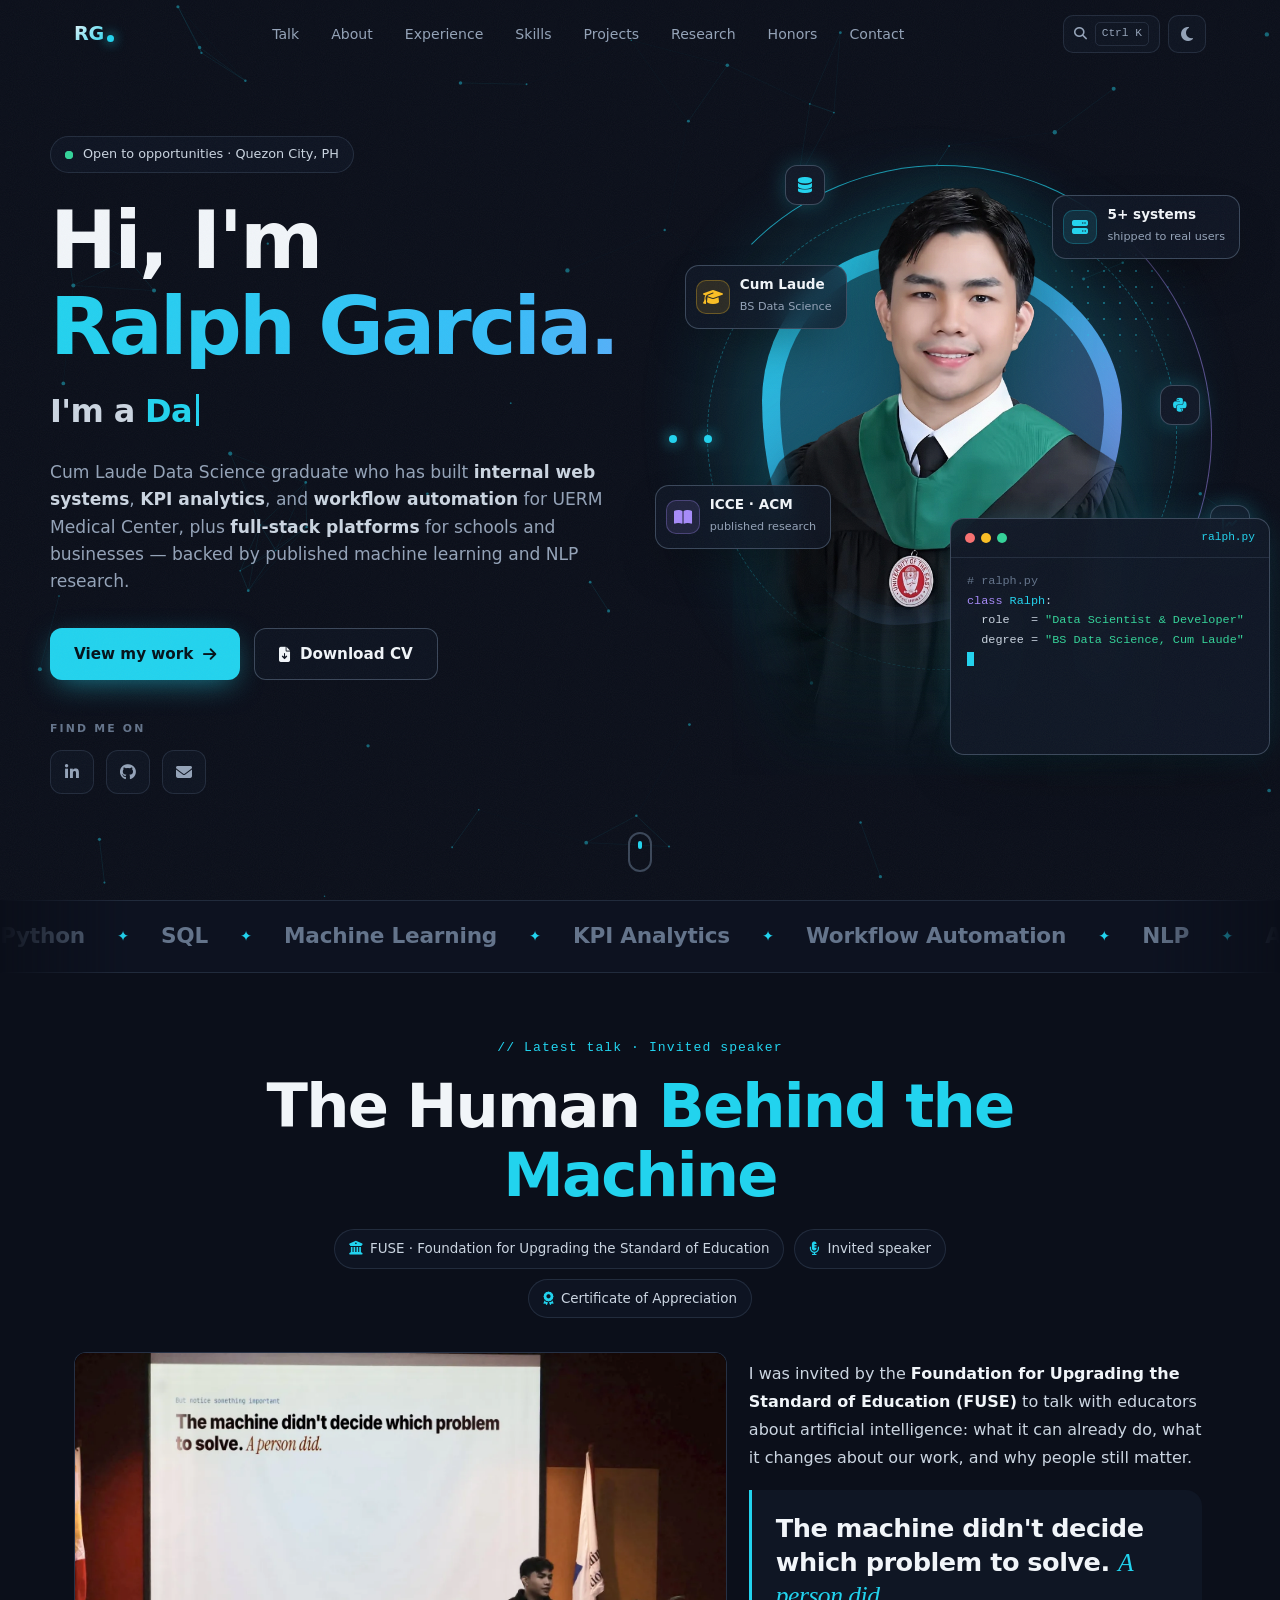
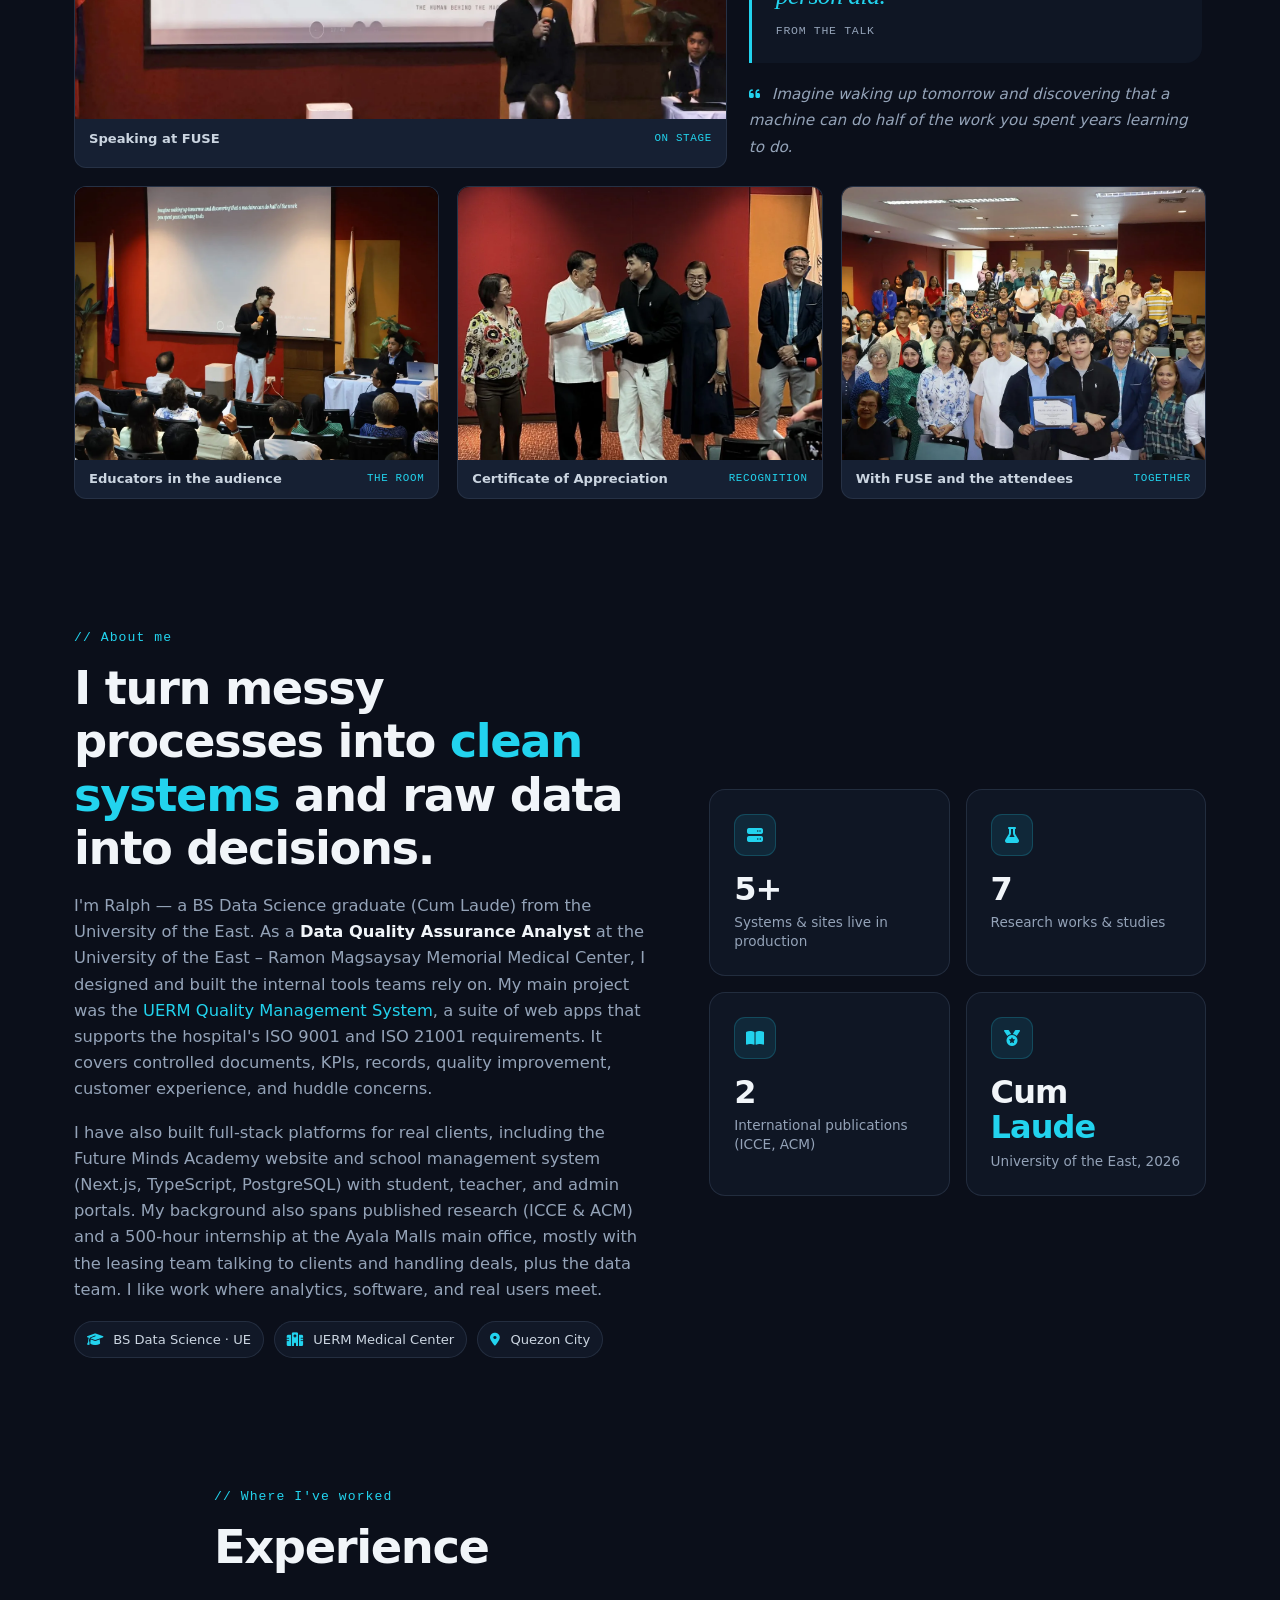
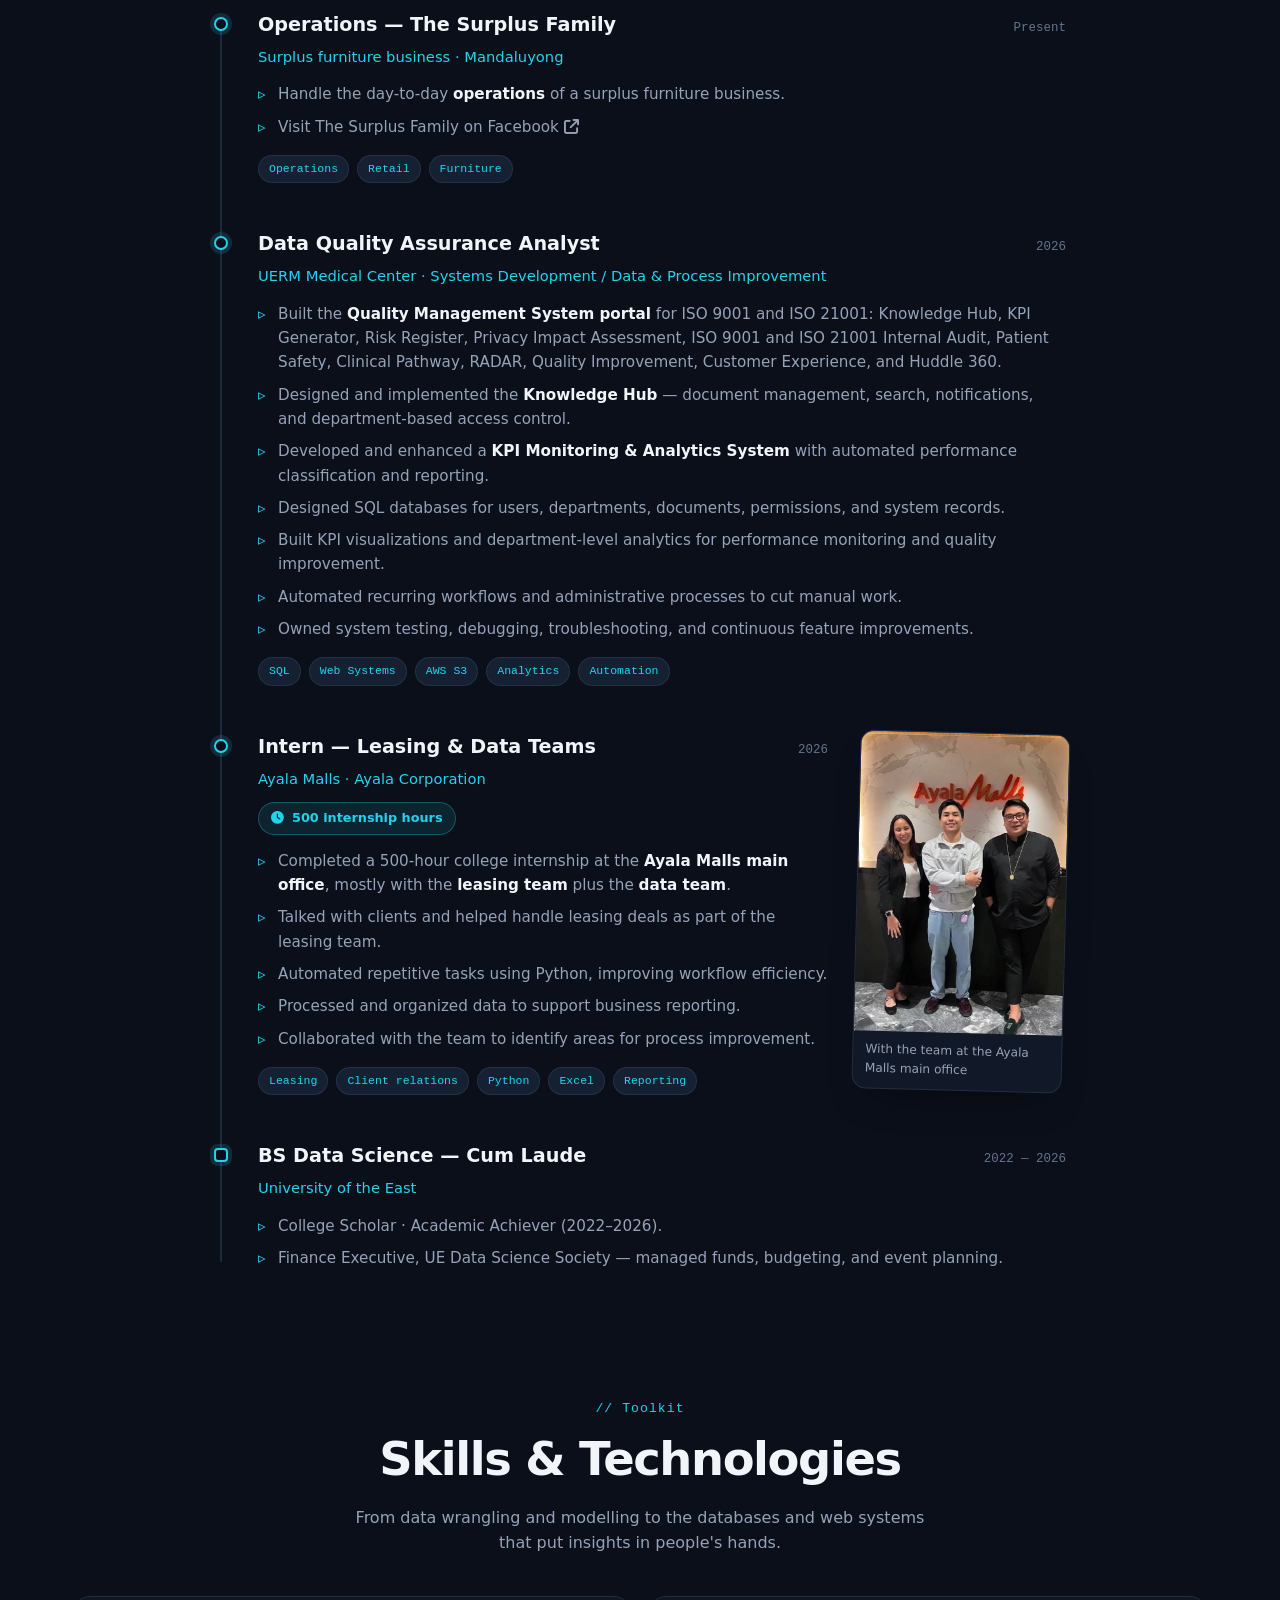
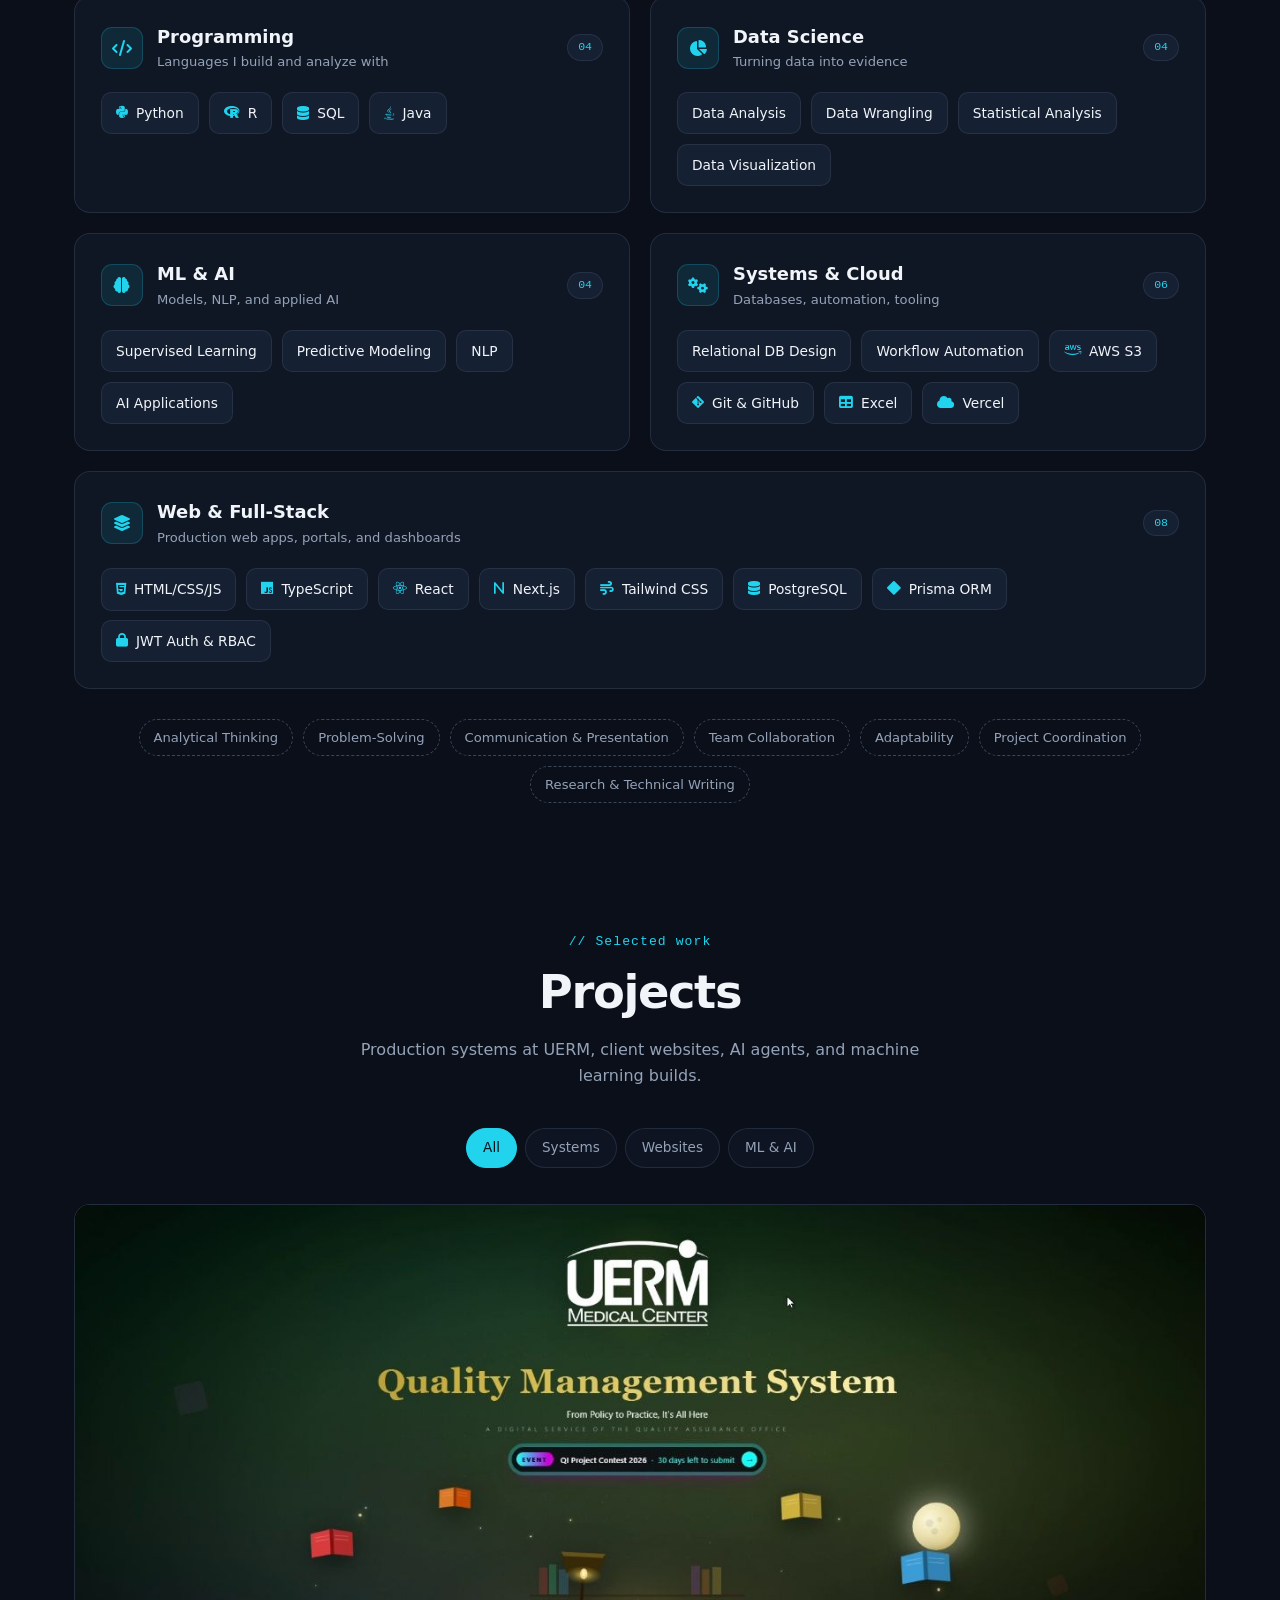
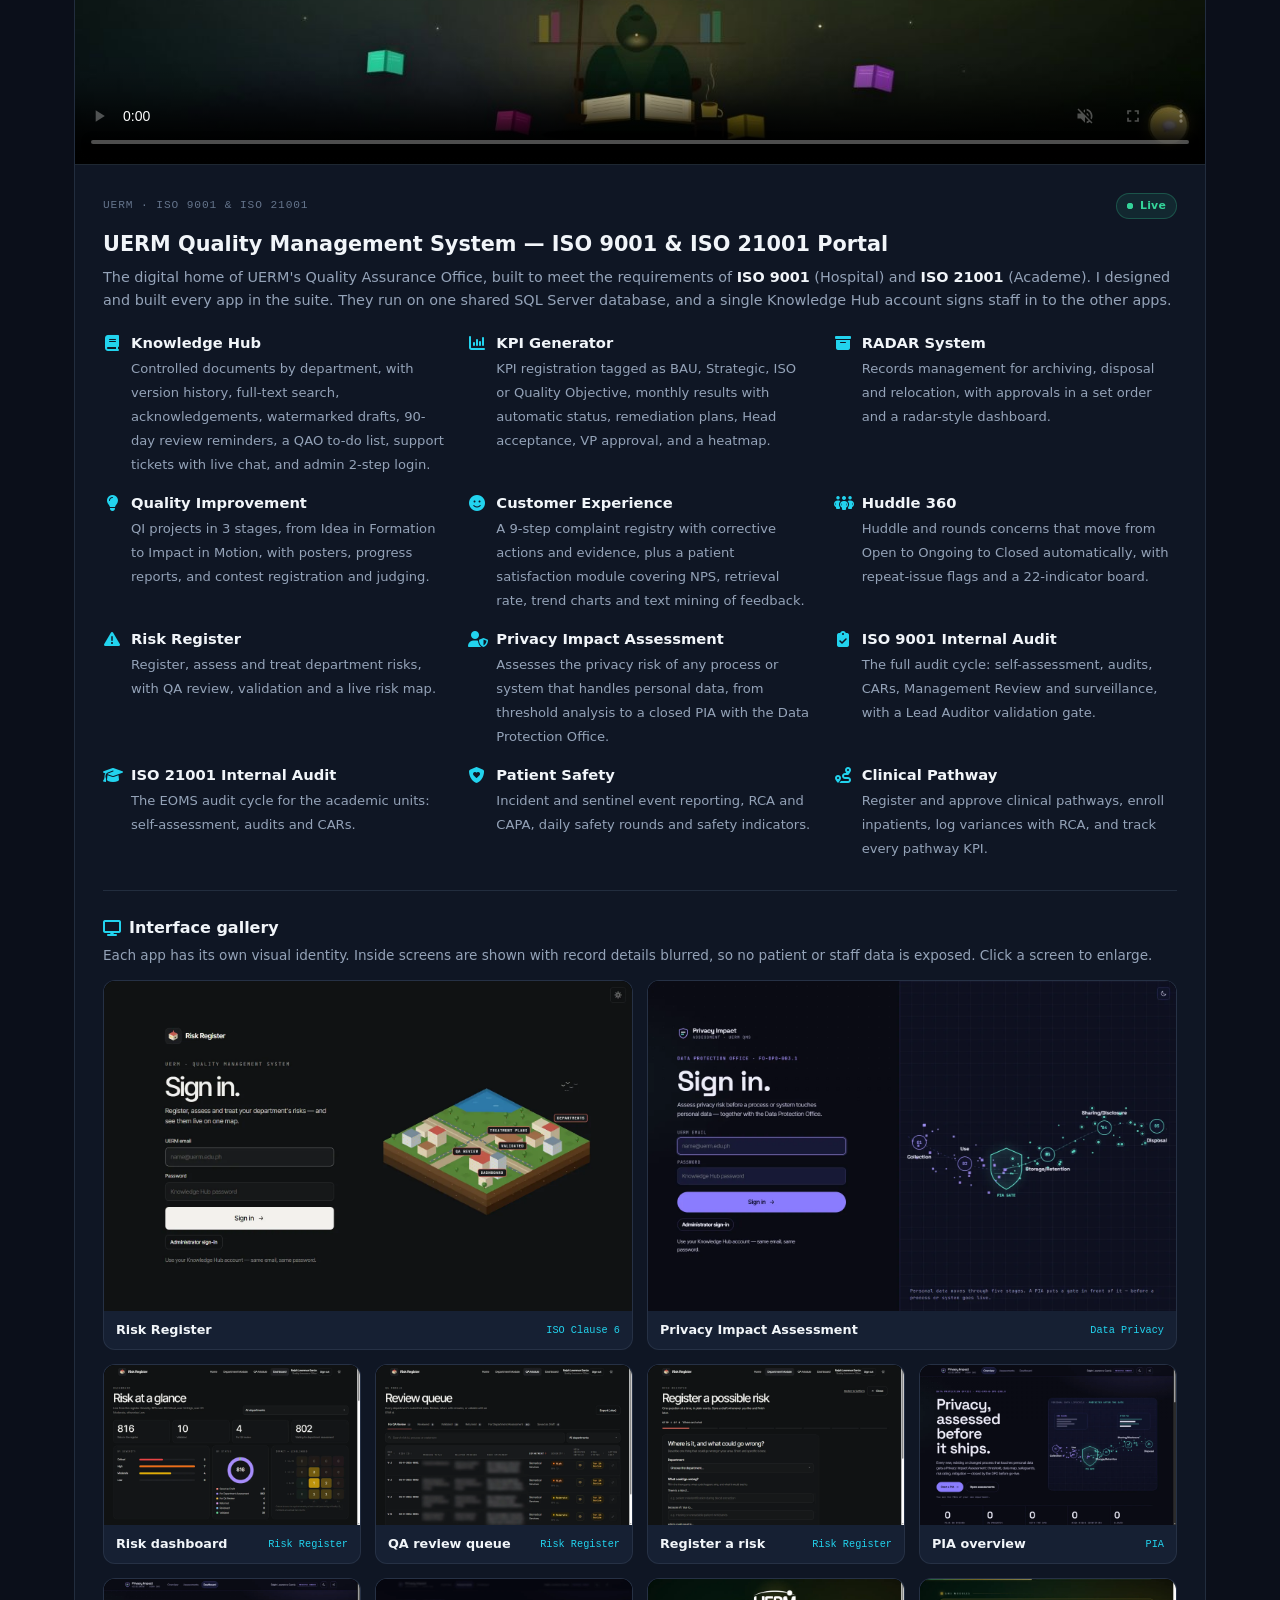
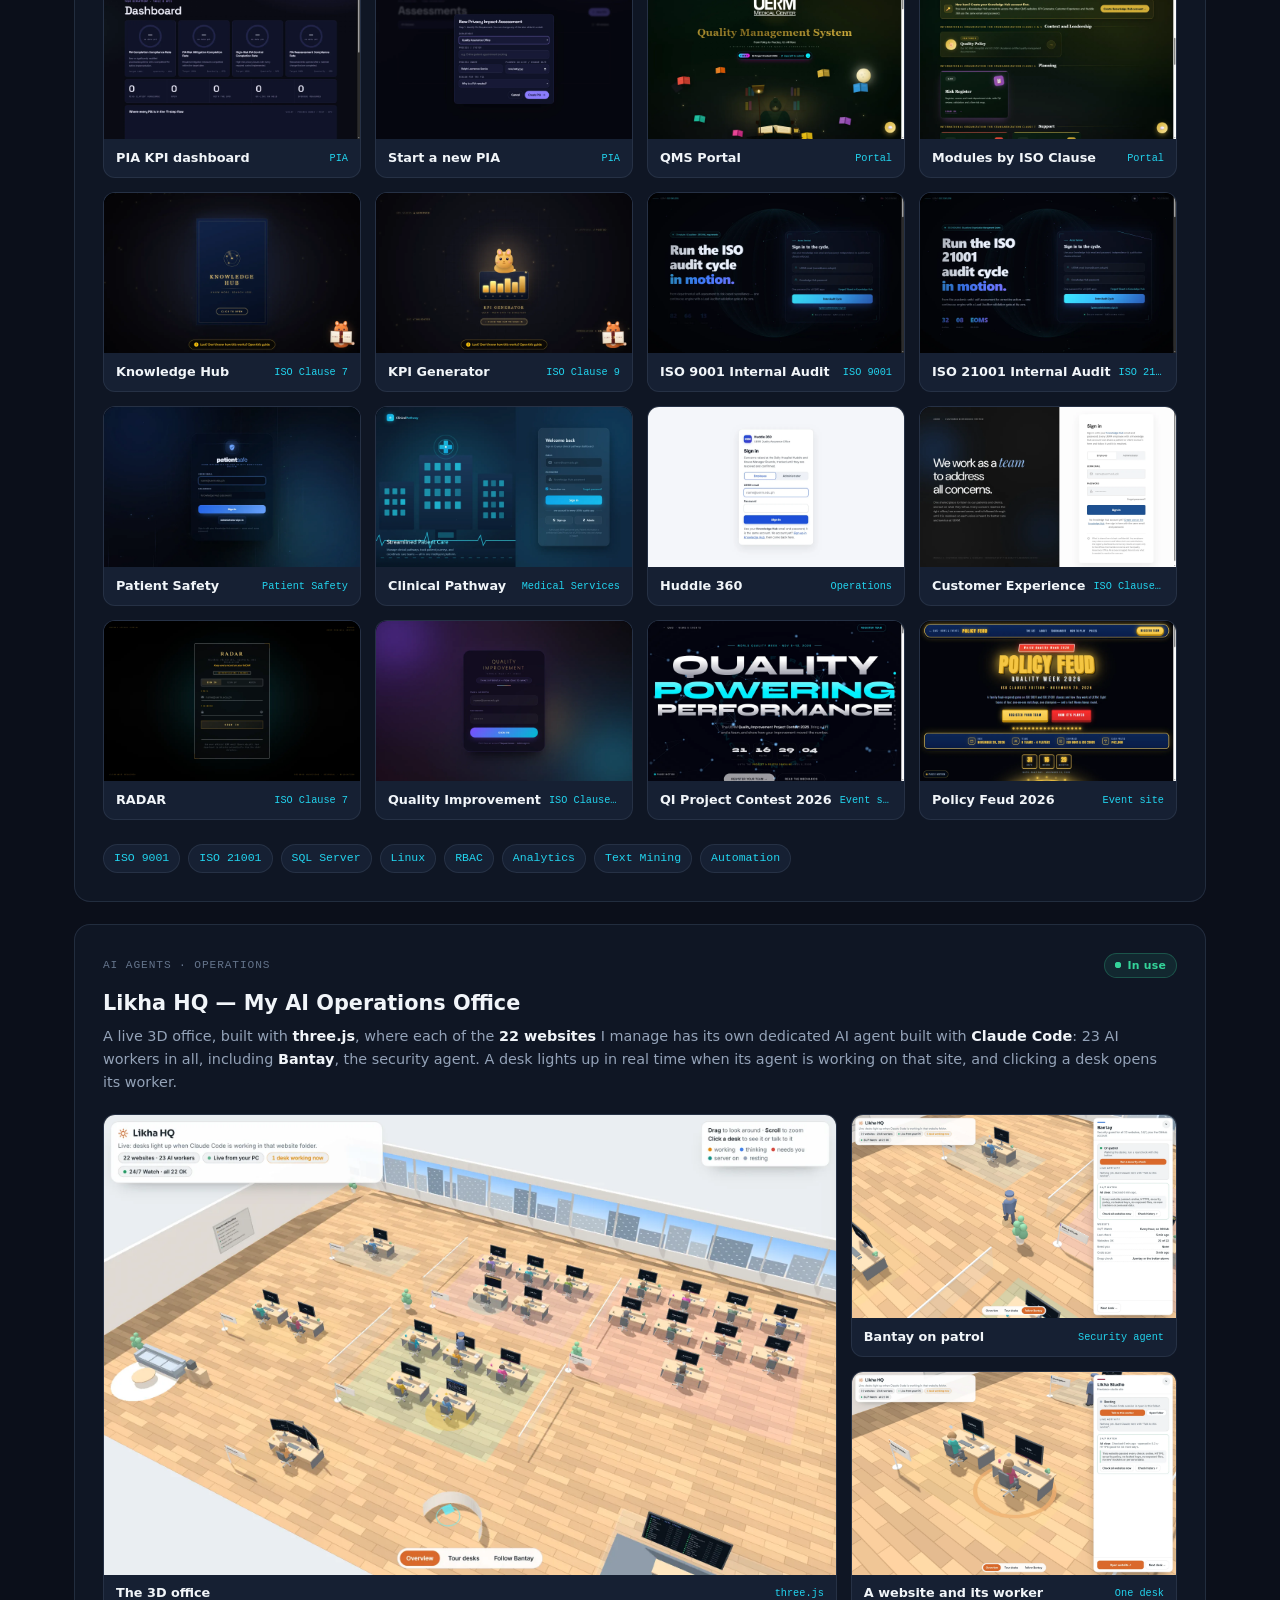
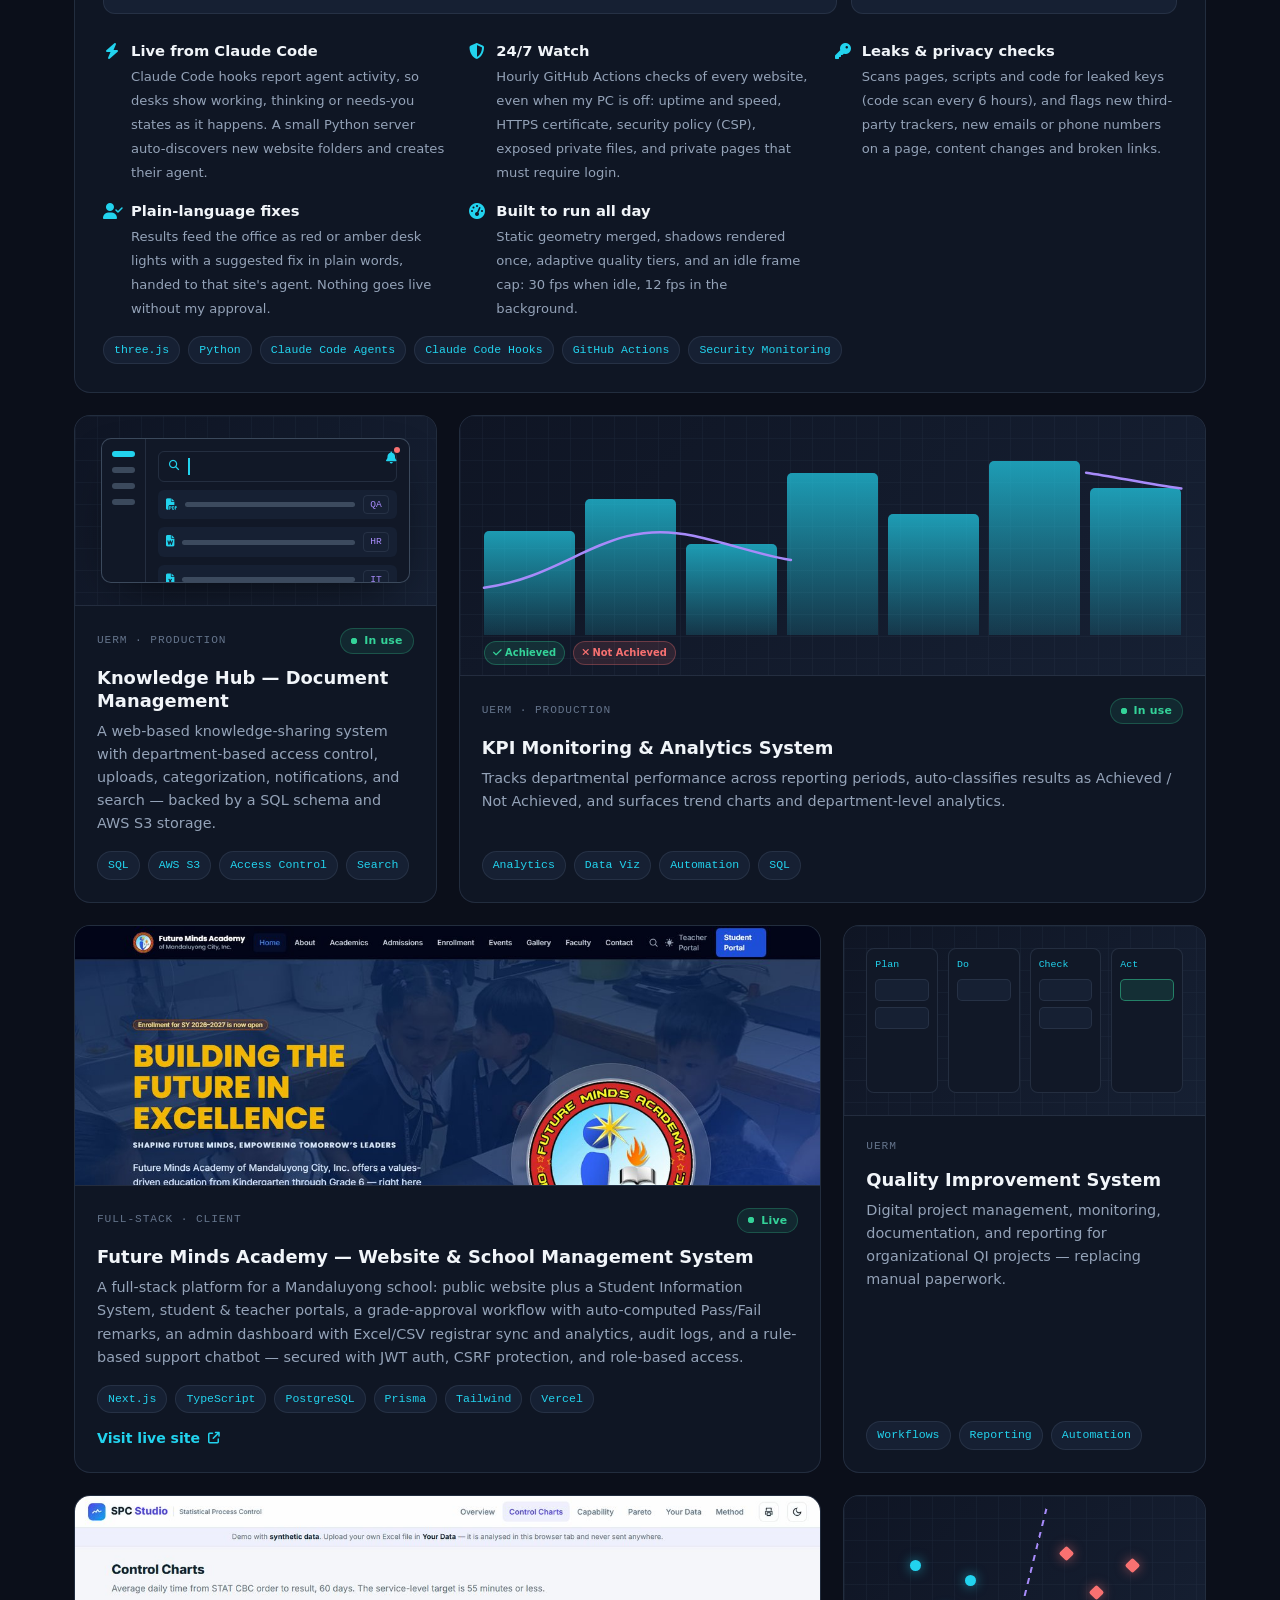
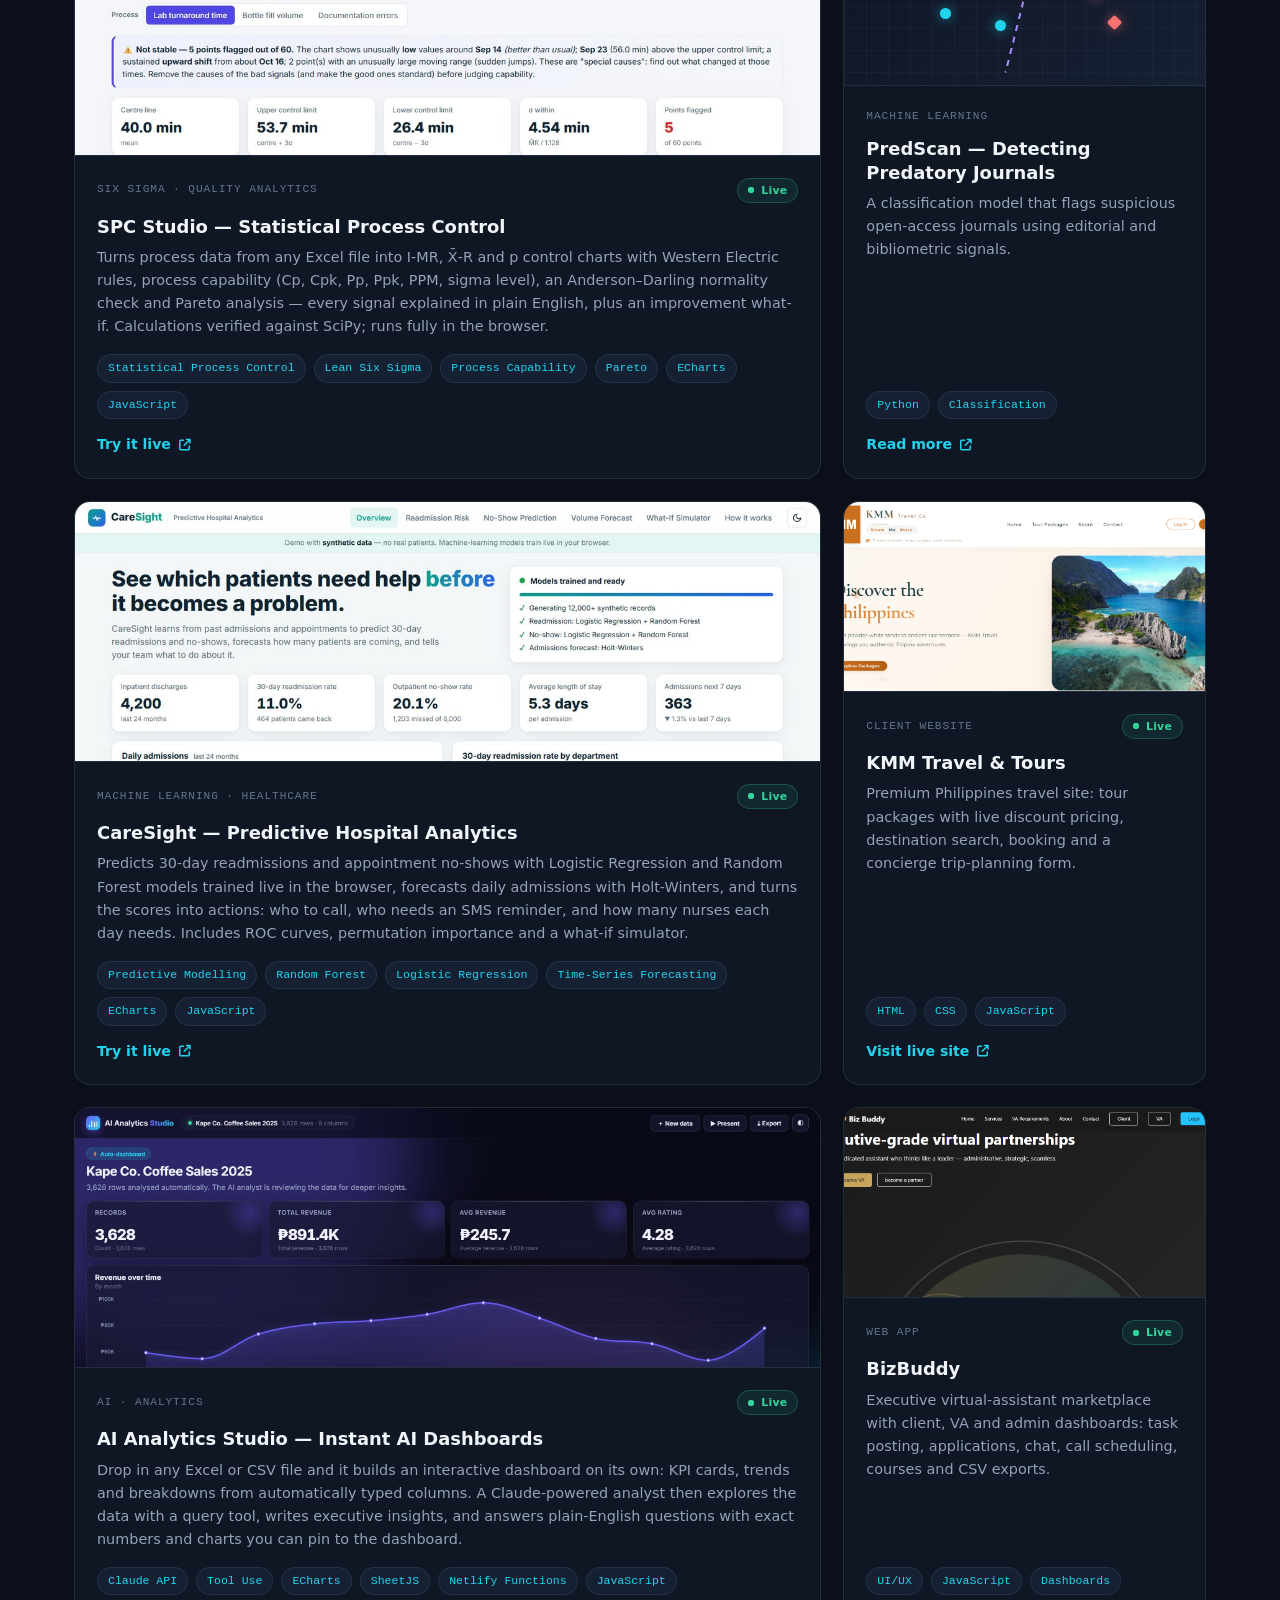
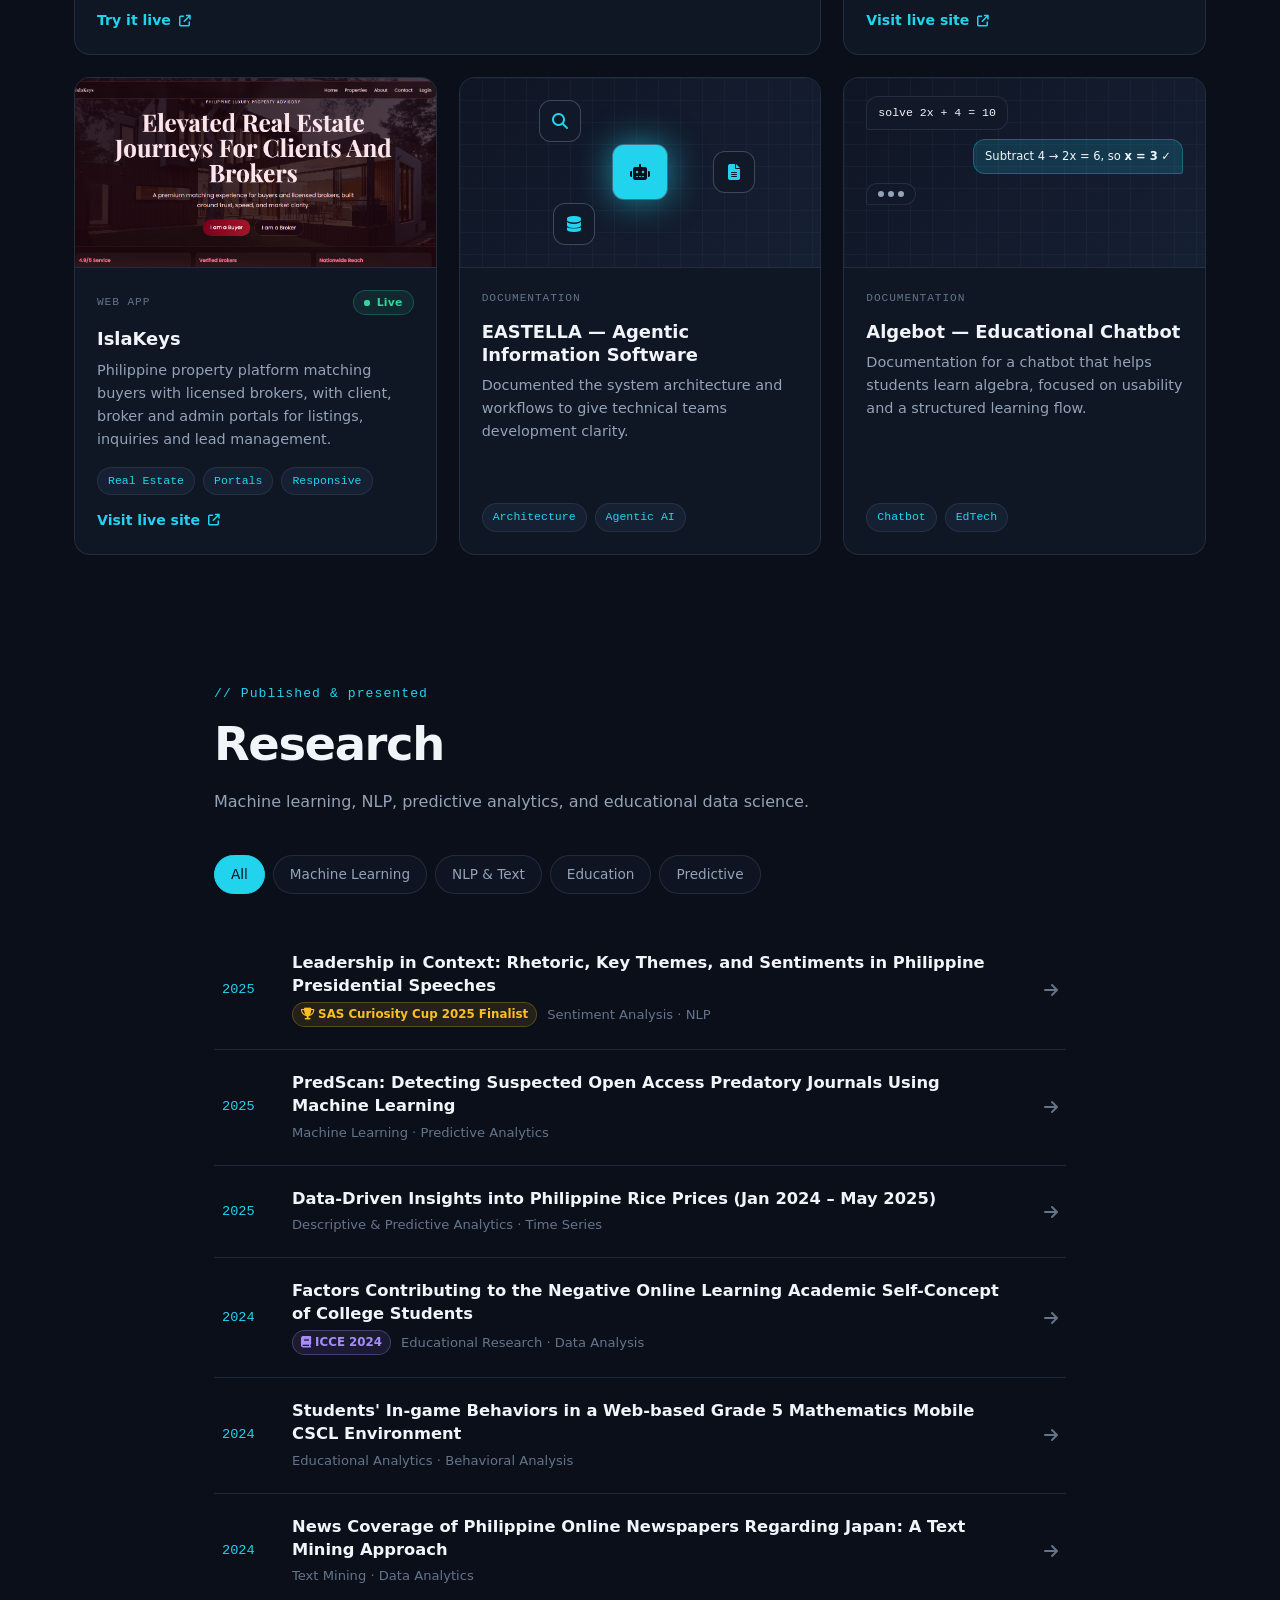
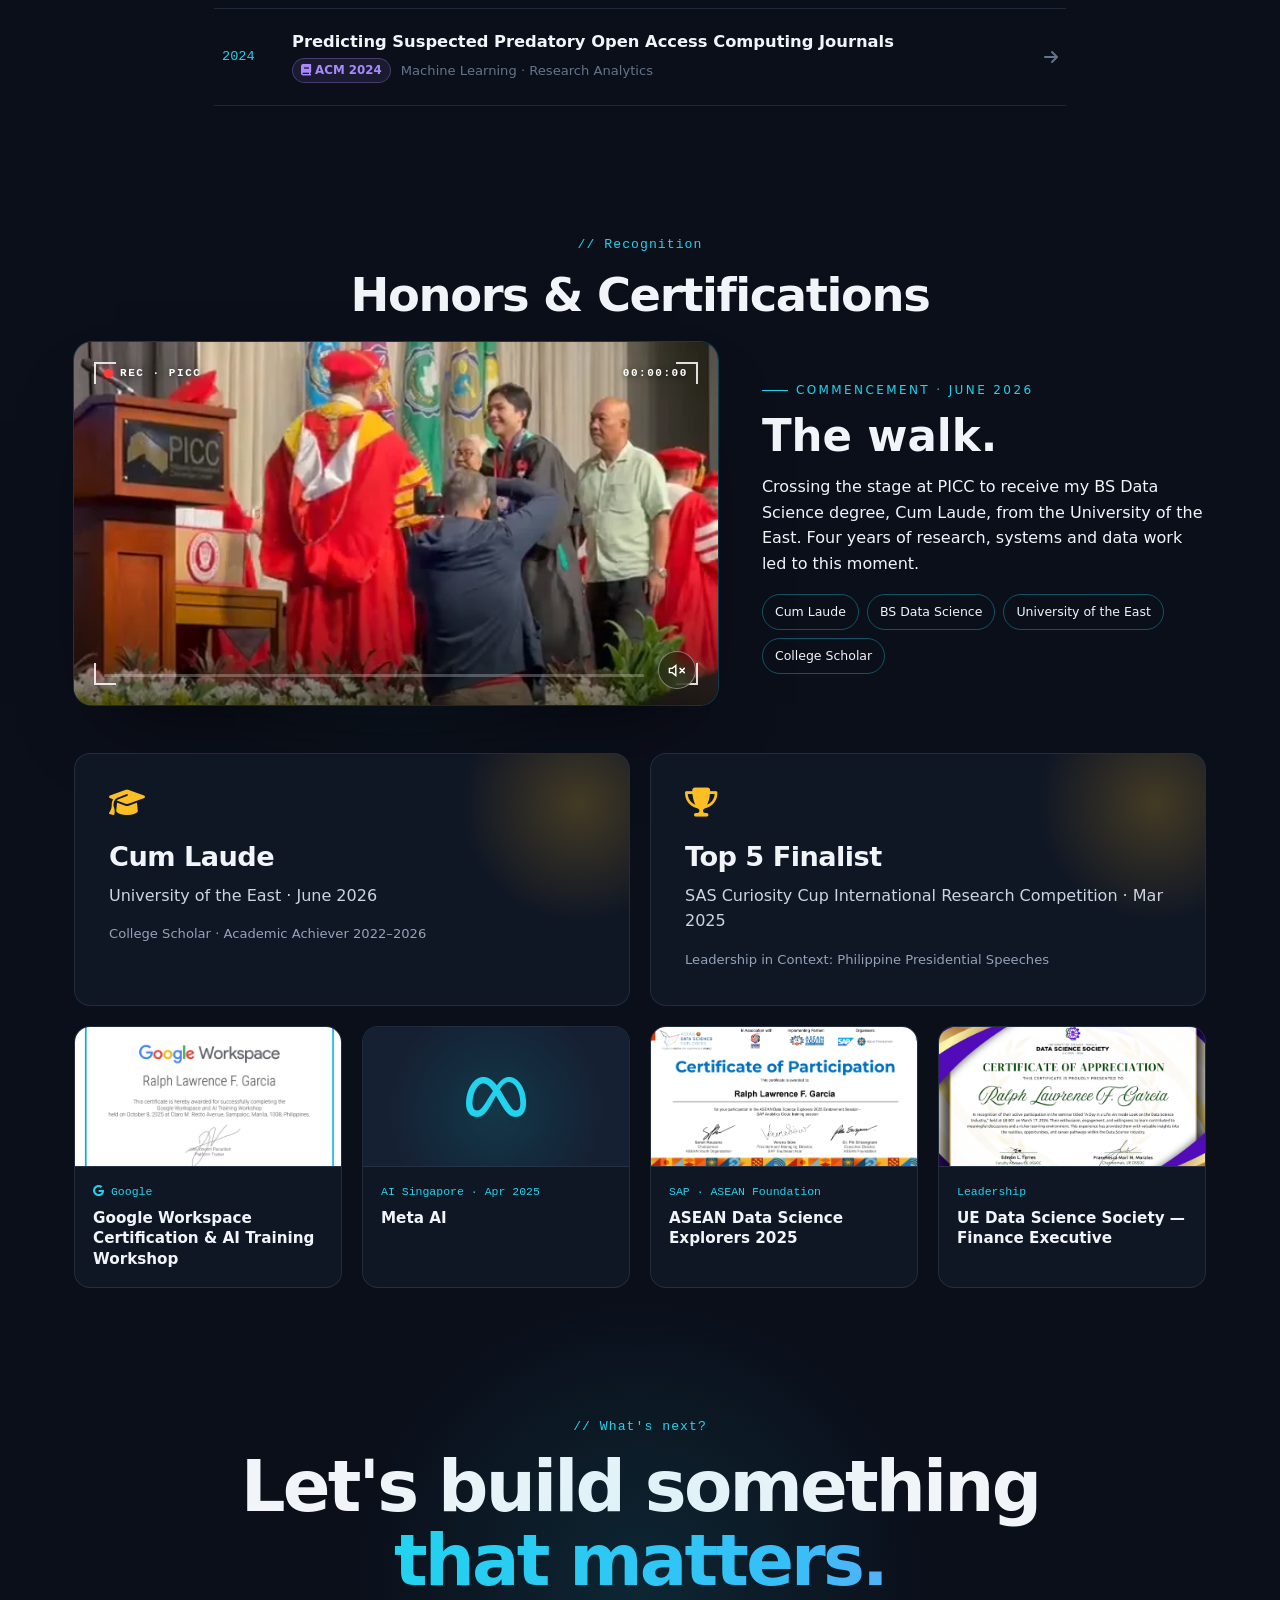
<file: index.html>
<!doctype html>
<html lang="en" data-theme="dark">
<head>
  <meta charset="utf-8">
  <meta name="viewport" content="width=device-width, initial-scale=1">
<meta http-equiv="Content-Security-Policy" content="default-src 'self'; script-src 'self' https://cdnjs.cloudflare.com https://garciaralphlawrence-svg.github.io 'unsafe-inline'; style-src 'self' 'unsafe-inline' https://fonts.googleapis.com https://cdnjs.cloudflare.com; font-src 'self' data: https://fonts.gstatic.com https://cdnjs.cloudflare.com; img-src 'self' data: blob: https:; media-src 'self' blob: https:; connect-src 'self' https://garciaralphlawrence-svg.github.io; frame-src 'none'; object-src 'none'; base-uri 'self'; form-action 'self' mailto: https:">
  <title>Ralph Lawrence F. Garcia — Portfolio</title>
  <meta name="description" content="Ralph Lawrence F. Garcia — Data Scientist & Systems Developer. Building internal web systems, KPI analytics, workflow automation, and machine learning research.">
  <meta name="theme-color" content="#0b0f1a">
  <meta property="og:title" content="Ralph Lawrence F. Garcia — Portfolio">
  <meta property="og:description" content="Data Scientist & Systems Developer. Cum Laude, BS Data Science — University of the East.">
  <meta property="og:image" content="ralph-cutout.png">
  <link rel="icon" href="use%20avatar.png">
  <link rel="preconnect" href="https://fonts.googleapis.com">
  <link rel="preconnect" href="https://fonts.gstatic.com" crossorigin>
  <link href="https://fonts.googleapis.com/css2?family=Inter:wght@400;500;600;700;800&family=JetBrains+Mono:wght@400;500;600&display=swap" rel="stylesheet">
  <link rel="stylesheet" href="https://cdnjs.cloudflare.com/ajax/libs/font-awesome/6.5.1/css/all.min.css">
  <link rel="stylesheet" href="moment.css">
  <link rel="stylesheet" href="style.css">
</head>
<body>
  <!-- Preloader -->
  <div class="loader" id="loader" aria-hidden="true">
    <div class="loader-inner">
      <span class="loader-mono">rg<span class="accent">.</span>init()</span>
      <div class="loader-bar"><span></span></div>
    </div>
  </div>

  <div class="scroll-progress" id="scrollProgress"></div>
  <div class="cursor-glow" id="cursorGlow" aria-hidden="true"></div>
  <canvas id="networkCanvas" aria-hidden="true"></canvas>

  <!-- Navigation -->
  <header class="nav" id="nav">
    <div class="nav-inner">
      <a href="#home" class="nav-logo" aria-label="Home">
        <span class="logo-mark">RG</span><span class="logo-dot"></span>
      </a>
      <nav class="nav-links" id="navLinks">
        <a href="#talk">Talk</a>
        <a href="#about">About</a>
        <a href="#experience">Experience</a>
        <a href="#skills">Skills</a>
        <a href="#projects">Projects</a>
        <a href="#research">Research</a>
        <a href="#honors">Honors</a>
        <a href="#contact">Contact</a>
        <span class="nav-indicator" id="navIndicator"></span>
      </nav>
      <div class="nav-actions">
        <button class="kbd-btn" id="openPalette" aria-label="Open command palette">
          <i class="fa-solid fa-magnifying-glass"></i><span class="kbd">Ctrl K</span>
        </button>
        <button class="icon-btn" id="themeToggle" aria-label="Toggle theme"><i class="fa-solid fa-moon"></i></button>
        <button class="icon-btn menu-btn" id="menuBtn" aria-label="Open menu"><i class="fa-solid fa-bars"></i></button>
      </div>
    </div>
  </header>

  <main>
    <!-- HERO -->
    <section class="hero" id="home">
      <div class="hero-grid">
        <div class="hero-copy">
          <div class="status-pill reveal">
            <span class="pulse-dot"></span> Open to opportunities · Quezon City, PH
          </div>
          <h1 class="hero-title">
            <span class="line"><span class="word">Hi, I'm</span></span>
            <span class="line"><span class="word name-gradient">Ralph Garcia.</span></span>
          </h1>
          <h2 class="hero-role reveal">
            <span class="role-prefix">I'm a&nbsp;</span><span class="typed" id="typed"></span><span class="caret"></span>
          </h2>
          <p class="hero-sub reveal">
            Cum Laude Data Science graduate who has built <strong>internal web systems</strong>, <strong>KPI analytics</strong>,
            and <strong>workflow automation</strong> for UERM Medical Center, plus <strong>full-stack platforms</strong> for schools
            and businesses — backed by published machine learning and NLP research.
          </p>
          <div class="hero-ctas reveal">
            <a href="#projects" class="btn btn-primary magnetic"><span>View my work</span> <i class="fa-solid fa-arrow-right"></i></a>
            <a href="RESUME.pdf" class="btn btn-ghost magnetic" download><i class="fa-solid fa-file-arrow-down"></i> <span>Download CV</span></a>
          </div>
          <div class="hero-social reveal">
            <span class="mini-label">Find me on</span>
            <div class="social-row">
              <a href="https://www.linkedin.com/in/ralph-garcia-b57814401" target="_blank" rel="noopener" aria-label="LinkedIn"><i class="fa-brands fa-linkedin-in"></i></a>
              <a href="https://github.com/garciaralphlawrence-svg" target="_blank" rel="noopener" aria-label="GitHub"><i class="fa-brands fa-github"></i></a>
              <a href="mailto:rlawrencegarcia03@gmail.com" aria-label="Email"><i class="fa-solid fa-envelope"></i></a>
            </div>
          </div>
        </div>

        <div class="hero-visual" id="heroVisual">
          <div class="portrait" data-depth="0.6">
            <div class="blob" data-depth="1.4"></div>
            <div class="ring ring-a" data-depth="1"></div>
            <div class="ring ring-b" data-depth="1.2"></div>
            <div class="dot-grid" data-depth="1.8"></div>
            <div class="scanline" aria-hidden="true"></div>
            <picture>
              <source srcset="ralph-cutout.webp" type="image/webp">
              <img src="ralph-cutout.png" alt="Ralph Lawrence F. Garcia in graduation toga" class="portrait-img" width="700" height="1054">
            </picture>
          </div>
          <div class="float-chip chip-a" data-depth="2.2"><i class="fa-solid fa-graduation-cap"></i><div><b>Cum Laude</b><small>BS Data Science</small></div></div>
          <div class="float-chip chip-b" data-depth="2.6"><i class="fa-solid fa-server"></i><div><b>5+ systems</b><small>shipped to real users</small></div></div>
          <div class="float-chip chip-c" data-depth="1.9"><i class="fa-solid fa-book-open"></i><div><b>ICCE · ACM</b><small>published research</small></div></div>
          <span class="float-icon fi-1" data-depth="3"><i class="fa-brands fa-python"></i></span>
          <span class="float-icon fi-2" data-depth="2.4"><i class="fa-solid fa-database"></i></span>
          <span class="float-icon fi-3" data-depth="3.2"><i class="fa-solid fa-chart-line"></i></span>
          <div class="terminal tilt" id="terminal">
            <div class="terminal-bar">
              <span class="dot red"></span><span class="dot yellow"></span><span class="dot green"></span>
              <span class="terminal-title">ralph.py</span>
            </div>
            <pre class="terminal-body"><code id="terminalCode"></code><span class="block-caret"></span></pre>
          </div>
        </div>
      </div>
      <a href="#about" class="scroll-cue" aria-label="Scroll down"><span></span></a>
    </section>

    <!-- MARQUEE -->
    <div class="marquee" aria-hidden="true">
      <div class="marquee-track">
        <span>Python</span><i>✦</i><span>SQL</span><i>✦</i><span>Machine Learning</span><i>✦</i><span>KPI Analytics</span><i>✦</i>
        <span>Workflow Automation</span><i>✦</i><span>NLP</span><i>✦</i><span>AWS S3</span><i>✦</i><span>Data Visualization</span><i>✦</i>
        <span>R</span><i>✦</i><span>Web Systems</span><i>✦</i><span>Research</span><i>✦</i><span>Git</span><i>✦</i><span>Next.js</span><i>✦</i><span>TypeScript</span><i>✦</i><span>PostgreSQL</span><i>✦</i><span>Prisma</span><i>✦</i>
      </div>
    </div>

    <!-- LATEST TALK -->
    <section class="section talk" id="talk">
      <div class="container">
        <div class="talk-head">
          <p class="eyebrow reveal">// Latest talk · Invited speaker</p>
          <h2 class="section-title talk-title reveal">The Human <span class="accent">Behind the Machine</span></h2>
          <div class="talk-meta reveal">
            <span><i class="fa-solid fa-building-columns"></i> FUSE · Foundation for Upgrading the Standard of Education</span>
            <span><i class="fa-solid fa-microphone-lines"></i> Invited speaker</span>
            <span><i class="fa-solid fa-award"></i> Certificate of Appreciation</span>
          </div>
        </div>

        <div class="talk-grid" id="talkGallery">
          <figure class="talk-main reveal ui-shot">
            <button type="button" class="ui-thumb talk-thumb" aria-label="Enlarge photo: Ralph speaking on stage">
              <img src="talk/stage.webp" alt="Ralph Garcia speaking on stage in front of a slide that reads: The machine didn't decide which problem to solve. A person did." width="1600" height="898">
            </button>
            <figcaption><span>On stage</span>Speaking at FUSE</figcaption>
          </figure>

          <div class="talk-copy reveal">
            <p>I was invited by the <strong>Foundation for Upgrading the Standard of Education (FUSE)</strong> to talk with educators about artificial intelligence: what it can already do, what it changes about our work, and why people still matter.</p>
            <blockquote class="talk-quote">
              <p>The machine didn't decide which problem to solve. <em>A person did.</em></p>
              <cite>From the talk</cite>
            </blockquote>
            <p class="talk-opener"><i class="fa-solid fa-quote-left"></i> Imagine waking up tomorrow and discovering that a machine can do half of the work you spent years learning to do.</p>
          </div>

          <figure class="talk-small reveal ui-shot">
            <button type="button" class="ui-thumb talk-thumb" aria-label="Enlarge photo: audience during the talk">
              <img src="talk/audience.webp" alt="Ralph speaking to a full room of educators" loading="lazy" width="1600" height="898">
            </button>
            <figcaption><span>The room</span>Educators in the audience</figcaption>
          </figure>
          <figure class="talk-small tall reveal ui-shot">
            <button type="button" class="ui-thumb talk-thumb" aria-label="Enlarge photo: receiving the certificate">
              <img src="talk/certificate.webp" alt="Ralph receiving a Certificate of Appreciation from FUSE" loading="lazy" width="900" height="1600">
            </button>
            <figcaption><span>Recognition</span>Certificate of Appreciation</figcaption>
          </figure>
          <figure class="talk-small reveal ui-shot">
            <button type="button" class="ui-thumb talk-thumb" aria-label="Enlarge photo: group photo with attendees">
              <img src="talk/group.webp" alt="Group photo of Ralph with FUSE officers and attendees" loading="lazy" width="1600" height="898">
            </button>
            <figcaption><span>Together</span>With FUSE and the attendees</figcaption>
          </figure>
        </div>
      </div>
    </section>

    <!-- ABOUT -->
    <section class="section" id="about">
      <div class="container about-grid">
        <div>
          <p class="eyebrow reveal">// About me</p>
          <h2 class="section-title reveal">I turn messy processes into <span class="accent">clean systems</span> and raw data into decisions.</h2>
          <p class="body-text reveal">
            I'm Ralph — a BS Data Science graduate (Cum Laude) from the University of the East. As a
            <strong>Data Quality Assurance Analyst</strong> at the University of the East – Ramon Magsaysay Memorial Medical Center,
            I designed and built the internal tools teams rely on. My main project was the <span class="accent">UERM Quality Management System</span>,
            a suite of web apps that supports the hospital's ISO 9001 and ISO 21001 requirements. It covers controlled documents, KPIs, records,
            quality improvement, customer experience, and huddle concerns.
          </p>
          <p class="body-text reveal">
            I have also built full-stack platforms for real clients, including the Future Minds Academy website and
            school management system (Next.js, TypeScript, PostgreSQL) with student, teacher, and admin portals. My background also spans
            published research (ICCE &amp; ACM) and a 500-hour internship at the Ayala Malls main office, mostly with the leasing team talking to clients and handling deals, plus the data team. I like work where analytics, software, and real users meet.
          </p>
          <div class="about-tags reveal">
            <span><i class="fa-solid fa-graduation-cap"></i> BS Data Science · UE</span>
            <span><i class="fa-solid fa-hospital"></i> UERM Medical Center</span>
            <span><i class="fa-solid fa-location-dot"></i> Quezon City</span>
          </div>
        </div>
        <div class="stats-grid">
          <div class="stat-card reveal tilt">
            <div class="stat-icon"><i class="fa-solid fa-server"></i></div>
            <div class="stat-num"><span class="count" data-to="5">0</span>+</div>
            <div class="stat-label">Systems &amp; sites live in production</div>
          </div>
          <div class="stat-card reveal tilt">
            <div class="stat-icon"><i class="fa-solid fa-flask"></i></div>
            <div class="stat-num"><span class="count" data-to="7">0</span></div>
            <div class="stat-label">Research works &amp; studies</div>
          </div>
          <div class="stat-card reveal tilt">
            <div class="stat-icon"><i class="fa-solid fa-book-open"></i></div>
            <div class="stat-num"><span class="count" data-to="2">0</span></div>
            <div class="stat-label">International publications (ICCE, ACM)</div>
          </div>
          <div class="stat-card reveal tilt">
            <div class="stat-icon"><i class="fa-solid fa-medal"></i></div>
            <div class="stat-num">Cum <span class="accent">Laude</span></div>
            <div class="stat-label">University of the East, 2026</div>
          </div>
        </div>
      </div>
    </section>

    <!-- EXPERIENCE -->
    <section class="section" id="experience">
      <div class="container narrow">
        <p class="eyebrow reveal">// Where I've worked</p>
        <h2 class="section-title reveal">Experience</h2>
        <div class="timeline">
          <div class="timeline-line"><span class="timeline-fill" id="timelineFill"></span></div>

          <article class="t-item reveal">
            <span class="t-dot"></span>
            <div class="t-head">
              <h3>Operations — The Surplus Family</h3>
              <span class="t-date">Present</span>
            </div>
            <p class="t-org">Surplus furniture business · Mandaluyong</p>
            <ul class="t-list">
              <li>Handle the day-to-day <strong>operations</strong> of a surplus furniture business.</li>
              <li><a href="https://www.facebook.com/profile.php?id=61594690074236" target="_blank" rel="noopener">Visit The Surplus Family on Facebook <i class="fa-solid fa-arrow-up-right-from-square"></i></a></li>
            </ul>
            <div class="chip-row"><span>Operations</span><span>Retail</span><span>Furniture</span></div>
          </article>

          <article class="t-item reveal">
            <span class="t-dot"></span>
            <div class="t-head">
              <h3>Data Quality Assurance Analyst</h3>
              <span class="t-date">2026</span>
            </div>
            <p class="t-org">UERM Medical Center · Systems Development / Data &amp; Process Improvement</p>
            <ul class="t-list">
              <li>Built the <strong>Quality Management System portal</strong> for ISO 9001 and ISO 21001: Knowledge Hub, KPI Generator, Risk Register, Privacy Impact Assessment, ISO 9001 and ISO 21001 Internal Audit, Patient Safety, Clinical Pathway, RADAR, Quality Improvement, Customer Experience, and Huddle 360.</li>
              <li>Designed and implemented the <strong>Knowledge Hub</strong> — document management, search, notifications, and department-based access control.</li>
              <li>Developed and enhanced a <strong>KPI Monitoring &amp; Analytics System</strong> with automated performance classification and reporting.</li>
              <li>Designed SQL databases for users, departments, documents, permissions, and system records.</li>
              <li>Built KPI visualizations and department-level analytics for performance monitoring and quality improvement.</li>
              <li>Automated recurring workflows and administrative processes to cut manual work.</li>
              <li>Owned system testing, debugging, troubleshooting, and continuous feature improvements.</li>
            </ul>
            <div class="chip-row"><span>SQL</span><span>Web Systems</span><span>AWS S3</span><span>Analytics</span><span>Automation</span></div>
          </article>

          <article class="t-item t-with-photo reveal">
            <span class="t-dot"></span>
            <div class="t-body">
              <div class="t-head">
                <h3>Intern — Leasing &amp; Data Teams</h3>
                <span class="t-date">2026</span>
              </div>
              <p class="t-org">Ayala Malls · Ayala Corporation</p>
              <p class="t-badge"><i class="fa-solid fa-clock"></i> 500 internship hours</p>
              <ul class="t-list">
                <li>Completed a 500-hour college internship at the <strong>Ayala Malls main office</strong>, mostly with the <strong>leasing team</strong> plus the <strong>data team</strong>.</li>
                <li>Talked with clients and helped handle leasing deals as part of the leasing team.</li>
                <li>Automated repetitive tasks using Python, improving workflow efficiency.</li>
                <li>Processed and organized data to support business reporting.</li>
                <li>Collaborated with the team to identify areas for process improvement.</li>
              </ul>
              <div class="chip-row"><span>Leasing</span><span>Client relations</span><span>Python</span><span>Excel</span><span>Reporting</span></div>
            </div>
            <figure class="t-photo">
              <img src="experience/ayala-malls.webp" alt="Ralph with colleagues in front of the Ayala Malls sign during his internship" loading="lazy" width="704" height="1253">
              <figcaption>With the team at the Ayala Malls main office</figcaption>
            </figure>
          </article>

          <article class="t-item reveal">
            <span class="t-dot edu"></span>
            <div class="t-head">
              <h3>BS Data Science — Cum Laude</h3>
              <span class="t-date">2022 — 2026</span>
            </div>
            <p class="t-org">University of the East</p>
            <ul class="t-list">
              <li>College Scholar · Academic Achiever (2022–2026).</li>
              <li>Finance Executive, UE Data Science Society — managed funds, budgeting, and event planning.</li>
            </ul>
          </article>
        </div>
      </div>
    </section>

    <!-- SKILLS -->
    <section class="section" id="skills">
      <div class="container">
        <div class="center-head">
          <p class="eyebrow reveal">// Toolkit</p>
          <h2 class="section-title reveal">Skills &amp; Technologies</h2>
          <p class="section-sub reveal">From data wrangling and modelling to the databases and web systems that put insights in people's hands.</p>
        </div>
        <div class="skills-grid">
          <div class="skill-card reveal tilt">
            <div class="skill-head">
              <div class="skill-icon"><i class="fa-solid fa-code"></i></div>
              <div><h3>Programming</h3><p>Languages I build and analyze with</p></div>
              <span class="skill-count">04</span>
            </div>
            <div class="skill-pills">
              <span><i class="fa-brands fa-python"></i> Python</span><span><i class="fa-brands fa-r-project"></i> R</span>
              <span><i class="fa-solid fa-database"></i> SQL</span><span><i class="fa-brands fa-java"></i> Java</span>
            </div>
          </div>
          <div class="skill-card reveal tilt">
            <div class="skill-head">
              <div class="skill-icon"><i class="fa-solid fa-chart-pie"></i></div>
              <div><h3>Data Science</h3><p>Turning data into evidence</p></div>
              <span class="skill-count">04</span>
            </div>
            <div class="skill-pills">
              <span>Data Analysis</span><span>Data Wrangling</span><span>Statistical Analysis</span><span>Data Visualization</span>
            </div>
          </div>
          <div class="skill-card reveal tilt">
            <div class="skill-head">
              <div class="skill-icon"><i class="fa-solid fa-brain"></i></div>
              <div><h3>ML &amp; AI</h3><p>Models, NLP, and applied AI</p></div>
              <span class="skill-count">04</span>
            </div>
            <div class="skill-pills">
              <span>Supervised Learning</span><span>Predictive Modeling</span><span>NLP</span><span>AI Applications</span>
            </div>
          </div>
          <div class="skill-card reveal tilt">
            <div class="skill-head">
              <div class="skill-icon"><i class="fa-solid fa-gears"></i></div>
              <div><h3>Systems &amp; Cloud</h3><p>Databases, automation, tooling</p></div>
              <span class="skill-count">06</span>
            </div>
            <div class="skill-pills">
              <span>Relational DB Design</span><span>Workflow Automation</span><span><i class="fa-brands fa-aws"></i> AWS S3</span>
              <span><i class="fa-brands fa-git-alt"></i> Git &amp; GitHub</span><span><i class="fa-solid fa-table"></i> Excel</span><span><i class="fa-solid fa-cloud"></i> Vercel</span>
            </div>
          </div>
          <div class="skill-card wide reveal tilt">
            <div class="skill-head">
              <div class="skill-icon"><i class="fa-solid fa-layer-group"></i></div>
              <div><h3>Web &amp; Full-Stack</h3><p>Production web apps, portals, and dashboards</p></div>
              <span class="skill-count">08</span>
            </div>
            <div class="skill-pills">
              <span><i class="fa-brands fa-html5"></i> HTML/CSS/JS</span><span><i class="fa-brands fa-js"></i> TypeScript</span><span><i class="fa-brands fa-react"></i> React</span>
              <span><i class="fa-solid fa-n"></i> Next.js</span><span><i class="fa-solid fa-wind"></i> Tailwind CSS</span><span><i class="fa-solid fa-database"></i> PostgreSQL</span>
              <span><i class="fa-solid fa-diamond"></i> Prisma ORM</span><span><i class="fa-solid fa-lock"></i> JWT Auth &amp; RBAC</span>
            </div>
          </div>
        </div>
        <div class="soft-row reveal">
          <span>Analytical Thinking</span><span>Problem-Solving</span><span>Communication &amp; Presentation</span>
          <span>Team Collaboration</span><span>Adaptability</span><span>Project Coordination</span><span>Research &amp; Technical Writing</span>
        </div>
      </div>
    </section>

    <!-- PROJECTS -->
    <section class="section" id="projects">
      <div class="container">
        <div class="center-head">
          <p class="eyebrow reveal">// Selected work</p>
          <h2 class="section-title reveal">Projects</h2>
          <p class="section-sub reveal">Production systems at UERM, client websites, AI agents, and machine learning builds.</p>
        </div>
        <div class="filters reveal" id="projectFilters">
          <button class="active" data-filter="all">All</button>
          <button data-filter="systems">Systems</button>
          <button data-filter="web">Websites</button>
          <button data-filter="ml">ML &amp; AI</button>
        </div>

        <div class="projects-grid" id="projectsGrid">
          <!-- UERM Quality Management System (ISO 9001 / ISO 21001) -->
          <article class="p-card full qms reveal" data-cat="systems">
            <div class="qms-media">
              <video src="qms.mp4" poster="qms_poster.jpg" controls muted loop playsinline autoplay preload="metadata"
                aria-label="Walkthrough of the UERM Quality Management System portal"></video>
            </div>
            <div class="p-body">
              <div class="p-meta"><span class="p-tag">UERM · ISO 9001 &amp; ISO 21001</span><span class="badge-live"><span class="pulse-dot"></span>Live</span></div>
              <h3>UERM Quality Management System — ISO 9001 &amp; ISO 21001 Portal</h3>
              <p>The digital home of UERM's Quality Assurance Office, built to meet the requirements of <strong>ISO 9001</strong> (Hospital) and
                <strong>ISO 21001</strong> (Academe). I designed and built every app in the suite. They run on one shared SQL Server database, and a single
                Knowledge Hub account signs staff in to the other apps.</p>
              <ul class="qms-apps">
                <li><i class="fa-solid fa-book"></i><div><b>Knowledge Hub</b><span>Controlled documents by department, with version history, full-text search, acknowledgements, watermarked drafts, 90-day review reminders, a QAO to-do list, support tickets with live chat, and admin 2-step login.</span></div></li>
                <li><i class="fa-solid fa-chart-column"></i><div><b>KPI Generator</b><span>KPI registration tagged as BAU, Strategic, ISO or Quality Objective, monthly results with automatic status, remediation plans, Head acceptance, VP approval, and a heatmap.</span></div></li>
                <li><i class="fa-solid fa-box-archive"></i><div><b>RADAR System</b><span>Records management for archiving, disposal and relocation, with approvals in a set order and a radar-style dashboard.</span></div></li>
                <li><i class="fa-solid fa-lightbulb"></i><div><b>Quality Improvement</b><span>QI projects in 3 stages, from Idea in Formation to Impact in Motion, with posters, progress reports, and contest registration and judging.</span></div></li>
                <li><i class="fa-solid fa-face-smile"></i><div><b>Customer Experience</b><span>A 9-step complaint registry with corrective actions and evidence, plus a patient satisfaction module covering NPS, retrieval rate, trend charts and text mining of feedback.</span></div></li>
                <li><i class="fa-solid fa-people-group"></i><div><b>Huddle 360</b><span>Huddle and rounds concerns that move from Open to Ongoing to Closed automatically, with repeat-issue flags and a 22-indicator board.</span></div></li>
                <li><i class="fa-solid fa-triangle-exclamation"></i><div><b>Risk Register</b><span>Register, assess and treat department risks, with QA review, validation and a live risk map.</span></div></li>
                <li><i class="fa-solid fa-user-shield"></i><div><b>Privacy Impact Assessment</b><span>Assesses the privacy risk of any process or system that handles personal data, from threshold analysis to a closed PIA with the Data Protection Office.</span></div></li>
                <li><i class="fa-solid fa-clipboard-check"></i><div><b>ISO 9001 Internal Audit</b><span>The full audit cycle: self-assessment, audits, CARs, Management Review and surveillance, with a Lead Auditor validation gate.</span></div></li>
                <li><i class="fa-solid fa-graduation-cap"></i><div><b>ISO 21001 Internal Audit</b><span>The EOMS audit cycle for the academic units: self-assessment, audits and CARs.</span></div></li>
                <li><i class="fa-solid fa-shield-heart"></i><div><b>Patient Safety</b><span>Incident and sentinel event reporting, RCA and CAPA, daily safety rounds and safety indicators.</span></div></li>
                <li><i class="fa-solid fa-route"></i><div><b>Clinical Pathway</b><span>Register and approve clinical pathways, enroll inpatients, log variances with RCA, and track every pathway KPI.</span></div></li>
              </ul>
              <div class="ui-gallery-head">
                <h4><i class="fa-solid fa-display"></i> Interface gallery</h4>
                <p>Each app has its own visual identity. Inside screens are shown with record details blurred, so no patient or staff data is exposed. Click a screen to enlarge.</p>
              </div>
              <div class="ui-gallery" id="qmsGallery">
                <figure class="ui-shot ui-shot-wide">
                  <button type="button" class="ui-thumb" aria-label="Enlarge Risk Register screenshot"><img src="qms-ui/riskregister.webp" alt="Risk Register sign-in page with an isometric department risk map" loading="lazy" width="1440" height="900"></button>
                  <figcaption><span>ISO Clause 6</span>Risk Register</figcaption>
                </figure>
                <figure class="ui-shot ui-shot-wide">
                  <button type="button" class="ui-thumb" aria-label="Enlarge Privacy Impact Assessment screenshot"><img src="qms-ui/pia.webp" alt="Privacy Impact Assessment sign-in page showing the five stages of personal data" loading="lazy" width="1440" height="900"></button>
                  <figcaption><span>Data Privacy</span>Privacy Impact Assessment</figcaption>
                </figure>
                <figure class="ui-shot">
                  <button type="button" class="ui-thumb" aria-label="Enlarge Risk Register dashboard screenshot"><img src="qms-ui/rr-dashboard.webp" alt="Risk Register dashboard with severity bars, a status ring and an impact by likelihood heat map" loading="lazy" width="1440" height="900"></button>
                  <figcaption><span>Risk Register</span>Risk dashboard</figcaption>
                </figure>
                <figure class="ui-shot">
                  <button type="button" class="ui-thumb" aria-label="Enlarge Risk Register QA review queue screenshot"><img src="qms-ui/rr-review.webp" alt="Risk Register QA review queue with status tabs and a risk table, risk details blurred" loading="lazy" width="1440" height="900"></button>
                  <figcaption><span>Risk Register</span>QA review queue</figcaption>
                </figure>
                <figure class="ui-shot">
                  <button type="button" class="ui-thumb" aria-label="Enlarge Register a risk screenshot"><img src="qms-ui/rr-register.webp" alt="Step-by-step form to register a possible risk in plain words" loading="lazy" width="1440" height="900"></button>
                  <figcaption><span>Risk Register</span>Register a risk</figcaption>
                </figure>
                <figure class="ui-shot">
                  <button type="button" class="ui-thumb" aria-label="Enlarge PIA overview screenshot"><img src="qms-ui/pia-overview.webp" alt="Privacy Impact Assessment overview showing the personal data lifecycle passing a PIA gate" loading="lazy" width="1440" height="900"></button>
                  <figcaption><span>PIA</span>PIA overview</figcaption>
                </figure>
                <figure class="ui-shot">
                  <button type="button" class="ui-thumb" aria-label="Enlarge PIA dashboard screenshot"><img src="qms-ui/pia-dashboard.webp" alt="PIA dashboard with four compliance KPI rings and status counts" loading="lazy" width="1440" height="900"></button>
                  <figcaption><span>PIA</span>PIA KPI dashboard</figcaption>
                </figure>
                <figure class="ui-shot">
                  <button type="button" class="ui-thumb" aria-label="Enlarge New PIA screenshot"><img src="qms-ui/pia-new.webp" alt="New Privacy Impact Assessment form, step one" loading="lazy" width="1440" height="900"></button>
                  <figcaption><span>PIA</span>Start a new PIA</figcaption>
                </figure>
                <figure class="ui-shot">
                  <button type="button" class="ui-thumb" aria-label="Enlarge QMS Portal screenshot"><img src="qms-ui/portal.webp" alt="Quality Management System portal home page" loading="lazy" width="1440" height="900"></button>
                  <figcaption><span>Portal</span>QMS Portal</figcaption>
                </figure>
                <figure class="ui-shot">
                  <button type="button" class="ui-thumb" aria-label="Enlarge Modules by ISO Clause screenshot"><img src="qms-ui/portal-modules.webp" alt="QMS portal module directory grouped by ISO clause" loading="lazy" width="1440" height="900"></button>
                  <figcaption><span>Portal</span>Modules by ISO Clause</figcaption>
                </figure>
                <figure class="ui-shot">
                  <button type="button" class="ui-thumb" aria-label="Enlarge Knowledge Hub screenshot"><img src="qms-ui/knowledgehub.webp" alt="Knowledge Hub landing page styled as a book cover" loading="lazy" width="1440" height="900"></button>
                  <figcaption><span>ISO Clause 7</span>Knowledge Hub</figcaption>
                </figure>
                <figure class="ui-shot">
                  <button type="button" class="ui-thumb" aria-label="Enlarge KPI Generator screenshot"><img src="qms-ui/kpi.webp" alt="KPI Generator landing page with a cat mascot on a bar chart" loading="lazy" width="1440" height="900"></button>
                  <figcaption><span>ISO Clause 9</span>KPI Generator</figcaption>
                </figure>
                <figure class="ui-shot">
                  <button type="button" class="ui-thumb" aria-label="Enlarge ISO 9001 Internal Audit screenshot"><img src="qms-ui/audit.webp" alt="ISO 9001 Internal Audit sign-in page" loading="lazy" width="1440" height="900"></button>
                  <figcaption><span>ISO 9001</span>ISO 9001 Internal Audit</figcaption>
                </figure>
                <figure class="ui-shot">
                  <button type="button" class="ui-thumb" aria-label="Enlarge ISO 21001 Internal Audit screenshot"><img src="qms-ui/audit21001.webp" alt="ISO 21001 Internal Audit sign-in page" loading="lazy" width="1440" height="900"></button>
                  <figcaption><span>ISO 21001</span>ISO 21001 Internal Audit</figcaption>
                </figure>
                <figure class="ui-shot">
                  <button type="button" class="ui-thumb" aria-label="Enlarge Patient Safety screenshot"><img src="qms-ui/patientsafety.webp" alt="Patient Safety monitoring system sign-in page" loading="lazy" width="1440" height="900"></button>
                  <figcaption><span>Patient Safety</span>Patient Safety</figcaption>
                </figure>
                <figure class="ui-shot">
                  <button type="button" class="ui-thumb" aria-label="Enlarge Clinical Pathway screenshot"><img src="qms-ui/clinicalpathway.webp" alt="Clinical Pathway sign-in page" loading="lazy" width="1440" height="900"></button>
                  <figcaption><span>Medical Services</span>Clinical Pathway</figcaption>
                </figure>
                <figure class="ui-shot">
                  <button type="button" class="ui-thumb" aria-label="Enlarge Huddle 360 screenshot"><img src="qms-ui/huddle.webp" alt="Huddle 360 sign-in page" loading="lazy" width="1440" height="900"></button>
                  <figcaption><span>Operations</span>Huddle 360</figcaption>
                </figure>
                <figure class="ui-shot">
                  <button type="button" class="ui-thumb" aria-label="Enlarge Customer Experience screenshot"><img src="qms-ui/cx.webp" alt="Customer Experience system sign-in page" loading="lazy" width="1440" height="900"></button>
                  <figcaption><span>ISO Clause 9</span>Customer Experience</figcaption>
                </figure>
                <figure class="ui-shot">
                  <button type="button" class="ui-thumb" aria-label="Enlarge RADAR screenshot"><img src="qms-ui/rms.webp" alt="RADAR records management sign-in page" loading="lazy" width="1440" height="900"></button>
                  <figcaption><span>ISO Clause 7</span>RADAR</figcaption>
                </figure>
                <figure class="ui-shot">
                  <button type="button" class="ui-thumb" aria-label="Enlarge Quality Improvement screenshot"><img src="qms-ui/qi.webp" alt="Quality Improvement sign-in page" loading="lazy" width="1440" height="900"></button>
                  <figcaption><span>ISO Clause 10</span>Quality Improvement</figcaption>
                </figure>
                <figure class="ui-shot">
                  <button type="button" class="ui-thumb" aria-label="Enlarge QI Project Contest 2026 screenshot"><img src="qms-ui/qicontest.webp" alt="QI Project Contest 2026 event page with a countdown" loading="lazy" width="1440" height="900"></button>
                  <figcaption><span>Event site</span>QI Project Contest 2026</figcaption>
                </figure>
                <figure class="ui-shot">
                  <button type="button" class="ui-thumb" aria-label="Enlarge Policy Feud 2026 screenshot"><img src="qms-ui/policyfeud.webp" alt="Policy Feud 2026 game show event page" loading="lazy" width="1440" height="900"></button>
                  <figcaption><span>Event site</span>Policy Feud 2026</figcaption>
                </figure>
              </div>
              <div class="chip-row"><span>ISO 9001</span><span>ISO 21001</span><span>SQL Server</span><span>Linux</span><span>RBAC</span><span>Analytics</span><span>Text Mining</span><span>Automation</span></div>
            </div>
          </article>

          <!-- Likha HQ — AI operations office -->
          <article class="p-card full qms likha reveal" data-cat="ml systems">
            <div class="p-body">
              <div class="p-meta"><span class="p-tag">AI Agents · Operations</span><span class="badge-live"><span class="pulse-dot"></span>In use</span></div>
              <h3>Likha HQ — My AI Operations Office</h3>
              <p>A live 3D office, built with <strong>three.js</strong>, where each of the <strong>22 websites</strong> I manage has its own dedicated AI agent built with
                <strong>Claude Code</strong>: 23 AI workers in all, including <strong>Bantay</strong>, the security agent. A desk lights up in real time when its agent
                is working on that site, and clicking a desk opens its worker.</p>
              <div class="ui-gallery likha-gallery" id="likhaGallery">
                <figure class="ui-shot ui-shot-wide">
                  <button type="button" class="ui-thumb" aria-label="Enlarge Likha HQ office overview"><img src="likha-hq/likha-hq-office.webp" alt="Likha HQ 3D office seen from above, with website desks grouped into zones and a status legend" loading="lazy" width="1920" height="1200"></button>
                  <figcaption><span>three.js</span>The 3D office</figcaption>
                </figure>
                <figure class="ui-shot">
                  <button type="button" class="ui-thumb" aria-label="Enlarge Bantay security panel"><img src="likha-hq/likha-hq-bantay.webp" alt="Bantay the security guard walking the office, with a 24/7 Watch panel showing All clear and 22 of 22 websites OK" loading="lazy" width="1920" height="1200"></button>
                  <figcaption><span>Security agent</span>Bantay on patrol</figcaption>
                </figure>
                <figure class="ui-shot">
                  <button type="button" class="ui-thumb" aria-label="Enlarge website desk panel"><img src="likha-hq/likha-hq-desk.webp" alt="One website desk with its AI worker and a 24/7 Watch result saying the site passed every check" loading="lazy" width="1920" height="1200"></button>
                  <figcaption><span>One desk</span>A website and its worker</figcaption>
                </figure>
              </div>
              <ul class="qms-apps">
                <li><i class="fa-solid fa-bolt"></i><div><b>Live from Claude Code</b><span>Claude Code hooks report agent activity, so desks show working, thinking or needs-you states as it happens. A small Python server auto-discovers new website folders and creates their agent.</span></div></li>
                <li><i class="fa-solid fa-shield-halved"></i><div><b>24/7 Watch</b><span>Hourly GitHub Actions checks of every website, even when my PC is off: uptime and speed, HTTPS certificate, security policy (CSP), exposed private files, and private pages that must require login.</span></div></li>
                <li><i class="fa-solid fa-key"></i><div><b>Leaks &amp; privacy checks</b><span>Scans pages, scripts and code for leaked keys (code scan every 6 hours), and flags new third-party trackers, new emails or phone numbers on a page, content changes and broken links.</span></div></li>
                <li><i class="fa-solid fa-user-check"></i><div><b>Plain-language fixes</b><span>Results feed the office as red or amber desk lights with a suggested fix in plain words, handed to that site's agent. Nothing goes live without my approval.</span></div></li>
                <li><i class="fa-solid fa-gauge-high"></i><div><b>Built to run all day</b><span>Static geometry merged, shadows rendered once, adaptive quality tiers, and an idle frame cap: 30 fps when idle, 12 fps in the background.</span></div></li>
              </ul>
              <div class="chip-row"><span>three.js</span><span>Python</span><span>Claude Code Agents</span><span>Claude Code Hooks</span><span>GitHub Actions</span><span>Security Monitoring</span></div>
            </div>
          </article>

          <!-- Knowledge Hub -->
          <article class="p-card featured reveal tilt" data-cat="systems">
            <div class="p-visual mock-hub">
              <div class="mock-window">
                <div class="mock-side"><i></i><i></i><i></i><i></i></div>
                <div class="mock-main">
                  <div class="mock-search"><i class="fa-solid fa-magnifying-glass"></i><span class="mock-type">policy_2026.pdf</span></div>
                  <div class="mock-file"><i class="fa-solid fa-file-pdf"></i><b></b><em>QA</em></div>
                  <div class="mock-file"><i class="fa-solid fa-file-word"></i><b></b><em>HR</em></div>
                  <div class="mock-file"><i class="fa-solid fa-file-excel"></i><b></b><em>IT</em></div>
                </div>
                <span class="mock-bell"><i class="fa-solid fa-bell"></i></span>
              </div>
            </div>
            <div class="p-body">
              <div class="p-meta"><span class="p-tag">UERM · Production</span><span class="badge-live"><span class="pulse-dot"></span>In use</span></div>
              <h3>Knowledge Hub — Document Management</h3>
              <p>A web-based knowledge-sharing system with department-based access control, uploads, categorization, notifications, and search — backed by a SQL schema and AWS S3 storage.</p>
              <div class="chip-row"><span>SQL</span><span>AWS S3</span><span>Access Control</span><span>Search</span></div>
            </div>
          </article>

          <!-- KPI -->
          <article class="p-card wide reveal tilt" data-cat="systems">
            <div class="p-visual mock-kpi">
              <div class="kpi-bars">
                <span style="--h:55%"></span><span style="--h:72%"></span><span style="--h:48%"></span><span style="--h:86%"></span>
                <span style="--h:64%"></span><span style="--h:92%"></span><span style="--h:78%"></span>
              </div>
              <svg class="kpi-line" viewBox="0 0 200 80" preserveAspectRatio="none"><path d="M0,60 C25,55 35,30 60,38 S100,62 125,30 S170,12 200,18"/></svg>
              <div class="kpi-badges"><span class="ok"><i class="fa-solid fa-check"></i> Achieved</span><span class="no"><i class="fa-solid fa-xmark"></i> Not Achieved</span></div>
            </div>
            <div class="p-body">
              <div class="p-meta"><span class="p-tag">UERM · Production</span><span class="badge-live"><span class="pulse-dot"></span>In use</span></div>
              <h3>KPI Monitoring &amp; Analytics System</h3>
              <p>Tracks departmental performance across reporting periods, auto-classifies results as Achieved / Not Achieved, and surfaces trend charts and department-level analytics.</p>
              <div class="chip-row"><span>Analytics</span><span>Data Viz</span><span>Automation</span><span>SQL</span></div>
            </div>
          </article>

          <!-- FMA -->
          <article class="p-card wide reveal tilt" data-cat="web systems">
            <div class="p-visual img"><img src="fma_homepage.jpg" alt="Future Minds Academy website homepage" loading="lazy"></div>
            <div class="p-body">
              <div class="p-meta"><span class="p-tag">Full-Stack · Client</span><span class="badge-live"><span class="pulse-dot"></span>Live</span></div>
              <h3>Future Minds Academy — Website &amp; School Management System</h3>
              <p>A full-stack platform for a Mandaluyong school: public website plus a Student Information System, student &amp; teacher portals,
                a grade-approval workflow with auto-computed Pass/Fail remarks, an admin dashboard with Excel/CSV registrar sync and analytics,
                audit logs, and a rule-based support chatbot — secured with JWT auth, CSRF protection, and role-based access.</p>
              <div class="chip-row"><span>Next.js</span><span>TypeScript</span><span>PostgreSQL</span><span>Prisma</span><span>Tailwind</span><span>Vercel</span></div>
              <a href="https://futuremindsacademyph.com/" class="p-link" target="_blank" rel="noopener">Visit live site <i class="fa-solid fa-arrow-up-right-from-square"></i></a>
            </div>
          </article>

          <!-- SPC Studio -->
          <article class="p-card wide reveal tilt" data-cat="ml web">
            <div class="p-visual img"><img src="spc-studio.jpg" alt="SPC Studio control chart with flagged special-cause signals" loading="lazy"></div>
            <div class="p-body">
              <div class="p-meta"><span class="p-tag">Six Sigma · Quality Analytics</span><span class="badge-live"><span class="pulse-dot"></span>Live</span></div>
              <h3>SPC Studio — Statistical Process Control</h3>
              <p>Turns process data from any Excel file into I-MR, X̄-R and p control charts with Western Electric rules, process capability
                (Cp, Cpk, Pp, Ppk, PPM, sigma level), an Anderson–Darling normality check and Pareto analysis — every signal explained in plain English,
                plus an improvement what-if. Calculations verified against SciPy; runs fully in the browser.</p>
              <div class="chip-row"><span>Statistical Process Control</span><span>Lean Six Sigma</span><span>Process Capability</span><span>Pareto</span><span>ECharts</span><span>JavaScript</span></div>
              <a href="https://garciaralphlawrence-svg.github.io/SPC-Studio/" class="p-link" target="_blank" rel="noopener">Try it live <i class="fa-solid fa-arrow-up-right-from-square"></i></a>
            </div>
          </article>

          <!-- CareSight -->
          <article class="p-card wide reveal tilt" data-cat="ml web">
            <div class="p-visual img"><img src="caresight.jpg" alt="CareSight predictive hospital analytics dashboard" loading="lazy"></div>
            <div class="p-body">
              <div class="p-meta"><span class="p-tag">Machine Learning · Healthcare</span><span class="badge-live"><span class="pulse-dot"></span>Live</span></div>
              <h3>CareSight — Predictive Hospital Analytics</h3>
              <p>Predicts 30-day readmissions and appointment no-shows with Logistic Regression and Random Forest models trained live in the browser,
                forecasts daily admissions with Holt-Winters, and turns the scores into actions: who to call, who needs an SMS reminder,
                and how many nurses each day needs. Includes ROC curves, permutation importance and a what-if simulator.</p>
              <div class="chip-row"><span>Predictive Modelling</span><span>Random Forest</span><span>Logistic Regression</span><span>Time-Series Forecasting</span><span>ECharts</span><span>JavaScript</span></div>
              <a href="https://garciaralphlawrence-svg.github.io/CareSight/" class="p-link" target="_blank" rel="noopener">Try it live <i class="fa-solid fa-arrow-up-right-from-square"></i></a>
            </div>
          </article>

          <!-- AI Analytics Studio -->
          <article class="p-card wide reveal tilt" data-cat="ml web">
            <div class="p-visual img"><img src="ai-analytics-studio.jpg" alt="AI Analytics Studio dashboard built automatically from a sales spreadsheet" loading="lazy"></div>
            <div class="p-body">
              <div class="p-meta"><span class="p-tag">AI · Analytics</span><span class="badge-live"><span class="pulse-dot"></span>Live</span></div>
              <h3>AI Analytics Studio — Instant AI Dashboards</h3>
              <p>Drop in any Excel or CSV file and it builds an interactive dashboard on its own: KPI cards, trends and breakdowns from automatically typed columns.
                A Claude-powered analyst then explores the data with a query tool, writes executive insights, and answers plain-English questions
                with exact numbers and charts you can pin to the dashboard.</p>
              <div class="chip-row"><span>Claude API</span><span>Tool Use</span><span>ECharts</span><span>SheetJS</span><span>Netlify Functions</span><span>JavaScript</span></div>
              <a href="https://garciaralphlawrence-svg.github.io/AI-Analytics-Studio/" class="p-link" target="_blank" rel="noopener">Try it live <i class="fa-solid fa-arrow-up-right-from-square"></i></a>
            </div>
          </article>

          <!-- QI system -->
          <article class="p-card reveal tilt" data-cat="systems">
            <div class="p-visual mock-qi">
              <div class="qi-col"><b>Plan</b><i></i><i></i></div>
              <div class="qi-col"><b>Do</b><i></i></div>
              <div class="qi-col"><b>Check</b><i></i><i></i></div>
              <div class="qi-col"><b>Act</b><i class="done"></i></div>
            </div>
            <div class="p-body">
              <div class="p-meta"><span class="p-tag">UERM</span></div>
              <h3>Quality Improvement System</h3>
              <p>Digital project management, monitoring, documentation, and reporting for organizational QI projects — replacing manual paperwork.</p>
              <div class="chip-row"><span>Workflows</span><span>Reporting</span><span>Automation</span></div>
            </div>
          </article>

          <!-- PredScan -->
          <article class="p-card reveal tilt" data-cat="ml">
            <div class="p-visual mock-ml">
              <div class="scatter">
                <i style="--x:12%;--y:30%"></i><i style="--x:22%;--y:62%"></i><i style="--x:30%;--y:40%"></i><i style="--x:40%;--y:70%"></i>
                <i class="bad" style="--x:62%;--y:22%"></i><i class="bad" style="--x:72%;--y:48%"></i><i class="bad" style="--x:84%;--y:30%"></i><i class="bad" style="--x:78%;--y:68%"></i>
                <span class="boundary"></span>
              </div>
            </div>
            <div class="p-body">
              <div class="p-meta"><span class="p-tag">Machine Learning</span></div>
              <h3>PredScan — Detecting Predatory Journals</h3>
              <p>A classification model that flags suspicious open-access journals using editorial and bibliometric signals.</p>
              <div class="chip-row"><span>Python</span><span>Classification</span></div>
              <a href="predscan.html" class="p-link">Read more <i class="fa-solid fa-arrow-up-right-from-square"></i></a>
            </div>
          </article>

          <!-- Drs'. Drip — HIDDEN for now (restore by removing this comment wrapper)

          <article class="p-card reveal tilt" data-cat="web">
            <div class="p-visual img"><img src="drsdrip_homepage.jpg" alt="Drs'. Drip Lounge website screenshot" loading="lazy"></div>
            <div class="p-body">
              <div class="p-meta"><span class="p-tag">Clinic Website · Concept</span><span class="badge-live"><span class="pulse-dot"></span>Live</span></div>
              <h3>Drs'. Drip Lounge &amp; Infusion Bar</h3>
              <p>Concept site for the Philippines' first IV drip lounge: a booking wizard with a calendar and branch time slots that sends requests through WhatsApp, Messenger or email, live open/closed status per branch, and a "Dr. Drip" FAQ chat assistant.</p>
              <div class="chip-row"><span>Booking System</span><span>Chat Assistant</span><span>Motion Design</span><span>JavaScript</span></div>
              <a href="https://garciaralphlawrence-svg.github.io/DrsDrip-Demo/" class="p-link" target="_blank" rel="noopener">Visit live site <i class="fa-solid fa-arrow-up-right-from-square"></i></a>
            </div>
          </article>
          -->

          <!-- KMM -->
          <article class="p-card reveal tilt" data-cat="web">
            <div class="p-visual img"><img src="kmm%20homepage.png" alt="KMM travel website screenshot" loading="lazy"></div>
            <div class="p-body">
              <div class="p-meta"><span class="p-tag">Client Website</span><span class="badge-live"><span class="pulse-dot"></span>Live</span></div>
              <h3>KMM Travel &amp; Tours</h3>
              <p>Premium Philippines travel site: tour packages with live discount pricing, destination search, booking and a concierge trip-planning form.</p>
              <div class="chip-row"><span>HTML</span><span>CSS</span><span>JavaScript</span></div>
              <a href="https://garciaralphlawrence-svg.github.io/KMM/" class="p-link" target="_blank" rel="noopener">Visit live site <i class="fa-solid fa-arrow-up-right-from-square"></i></a>
            </div>
          </article>

          <!-- BizBuddy -->
          <article class="p-card reveal tilt" data-cat="web">
            <div class="p-visual img"><img src="bizbuddy.png" alt="BizBuddy website screenshot" loading="lazy"></div>
            <div class="p-body">
              <div class="p-meta"><span class="p-tag">Web App</span><span class="badge-live"><span class="pulse-dot"></span>Live</span></div>
              <h3>BizBuddy</h3>
              <p>Executive virtual-assistant marketplace with client, VA and admin dashboards: task posting, applications, chat, call scheduling, courses and CSV exports.</p>
              <div class="chip-row"><span>UI/UX</span><span>JavaScript</span><span>Dashboards</span></div>
              <a href="https://garciaralphlawrence-svg.github.io/BizBuddy/" class="p-link" target="_blank" rel="noopener">Visit live site <i class="fa-solid fa-arrow-up-right-from-square"></i></a>
            </div>
          </article>

          <!-- IslaKeys -->
          <article class="p-card reveal tilt" data-cat="web">
            <div class="p-visual img"><img src="islakeys_homepage.png" alt="IslaKeys website screenshot" loading="lazy"></div>
            <div class="p-body">
              <div class="p-meta"><span class="p-tag">Web App</span><span class="badge-live"><span class="pulse-dot"></span>Live</span></div>
              <h3>IslaKeys</h3>
              <p>Philippine property platform matching buyers with licensed brokers, with client, broker and admin portals for listings, inquiries and lead management.</p>
              <div class="chip-row"><span>Real Estate</span><span>Portals</span><span>Responsive</span></div>
              <a href="https://garciaralphlawrence-svg.github.io/IslaKeys/" class="p-link" target="_blank" rel="noopener">Visit live site <i class="fa-solid fa-arrow-up-right-from-square"></i></a>
            </div>
          </article>

          <!-- Eastella -->
          <article class="p-card reveal tilt" data-cat="ml">
            <div class="p-visual mock-agent">
              <div class="agent-node core"><i class="fa-solid fa-robot"></i></div>
              <div class="agent-node n1"><i class="fa-solid fa-magnifying-glass"></i></div>
              <div class="agent-node n2"><i class="fa-solid fa-database"></i></div>
              <div class="agent-node n3"><i class="fa-solid fa-file-lines"></i></div>
            </div>
            <div class="p-body">
              <div class="p-meta"><span class="p-tag">Documentation</span></div>
              <h3>EASTELLA — Agentic Information Software</h3>
              <p>Documented the system architecture and workflows to give technical teams development clarity.</p>
              <div class="chip-row"><span>Architecture</span><span>Agentic AI</span></div>
            </div>
          </article>

          <!-- Algebot -->
          <article class="p-card reveal tilt" data-cat="ml">
            <div class="p-visual mock-chat">
              <div class="bubble left">solve 2x + 4 = 10</div>
              <div class="bubble right">Subtract 4 → 2x = 6, so <b>x = 3</b> ✓</div>
              <div class="bubble left typing"><i></i><i></i><i></i></div>
            </div>
            <div class="p-body">
              <div class="p-meta"><span class="p-tag">Documentation</span></div>
              <h3>Algebot — Educational Chatbot</h3>
              <p>Documentation for a chatbot that helps students learn algebra, focused on usability and a structured learning flow.</p>
              <div class="chip-row"><span>Chatbot</span><span>EdTech</span></div>
            </div>
          </article>
        </div>
      </div>
    </section>

    <!-- RESEARCH -->
    <section class="section" id="research">
      <div class="container narrow">
        <p class="eyebrow reveal">// Published &amp; presented</p>
        <h2 class="section-title reveal">Research</h2>
        <p class="section-sub left reveal">Machine learning, NLP, predictive analytics, and educational data science.</p>
        <div class="filters left reveal" id="researchFilters">
          <button class="active" data-filter="all">All</button>
          <button data-filter="ml">Machine Learning</button>
          <button data-filter="nlp">NLP &amp; Text</button>
          <button data-filter="edu">Education</button>
          <button data-filter="pred">Predictive</button>
        </div>
        <div class="research-list" id="researchList">
          <a class="r-item reveal" data-cat="nlp" href="leadership-context.html">
            <span class="r-year">2025</span>
            <div class="r-main">
              <h3>Leadership in Context: Rhetoric, Key Themes, and Sentiments in Philippine Presidential Speeches</h3>
              <p><span class="r-award"><i class="fa-solid fa-trophy"></i> SAS Curiosity Cup 2025 Finalist</span> Sentiment Analysis · NLP</p>
            </div>
            <i class="fa-solid fa-arrow-right r-arrow"></i>
          </a>
          <a class="r-item reveal" data-cat="ml" href="predscan.html">
            <span class="r-year">2025</span>
            <div class="r-main">
              <h3>PredScan: Detecting Suspected Open Access Predatory Journals Using Machine Learning</h3>
              <p>Machine Learning · Predictive Analytics</p>
            </div>
            <i class="fa-solid fa-arrow-right r-arrow"></i>
          </a>
          <a class="r-item reveal" data-cat="pred" href="rice-prices-2024-2025.html">
            <span class="r-year">2025</span>
            <div class="r-main">
              <h3>Data-Driven Insights into Philippine Rice Prices (Jan 2024 – May 2025)</h3>
              <p>Descriptive &amp; Predictive Analytics · Time Series</p>
            </div>
            <i class="fa-solid fa-arrow-right r-arrow"></i>
          </a>
          <a class="r-item reveal" data-cat="edu" href="negative-academic-self-concept.html">
            <span class="r-year">2024</span>
            <div class="r-main">
              <h3>Factors Contributing to the Negative Online Learning Academic Self-Concept of College Students</h3>
              <p><span class="r-award pub"><i class="fa-solid fa-book"></i> ICCE 2024</span> Educational Research · Data Analysis</p>
            </div>
            <i class="fa-solid fa-arrow-right r-arrow"></i>
          </a>
          <a class="r-item reveal" data-cat="edu" href="students-in-game-behaviors.html">
            <span class="r-year">2024</span>
            <div class="r-main">
              <h3>Students' In-game Behaviors in a Web-based Grade 5 Mathematics Mobile CSCL Environment</h3>
              <p>Educational Analytics · Behavioral Analysis</p>
            </div>
            <i class="fa-solid fa-arrow-right r-arrow"></i>
          </a>
          <a class="r-item reveal" data-cat="nlp" href="news-coverage-japan.html">
            <span class="r-year">2024</span>
            <div class="r-main">
              <h3>News Coverage of Philippine Online Newspapers Regarding Japan: A Text Mining Approach</h3>
              <p>Text Mining · Data Analytics</p>
            </div>
            <i class="fa-solid fa-arrow-right r-arrow"></i>
          </a>
          <a class="r-item reveal" data-cat="ml" href="predatory-journals-analysis.html">
            <span class="r-year">2024</span>
            <div class="r-main">
              <h3>Predicting Suspected Predatory Open Access Computing Journals</h3>
              <p><span class="r-award pub"><i class="fa-solid fa-book"></i> ACM 2024</span> Machine Learning · Research Analytics</p>
            </div>
            <i class="fa-solid fa-arrow-right r-arrow"></i>
          </a>
        </div>
      </div>
    </section>

    <!-- HONORS & CERTS -->
    <section class="section" id="honors">
      <div class="container">
        <div class="center-head">
          <p class="eyebrow reveal">// Recognition</p>
          <h2 class="section-title reveal">Honors &amp; Certifications</h2>
        </div>
        <figure class="moment reveal" aria-label="Video: Ralph walking on stage at his graduation">
          <div class="moment-wrap">
            <div class="moment-stage">
              <img class="moment-ambient" src="experience/grad-walk-poster.webp" alt="" aria-hidden="true">
              <video class="moment-vid" src="experience/grad-walk.mp4" poster="experience/grad-walk-poster.webp" muted loop playsinline preload="metadata"></video>
              <div class="moment-frame" aria-hidden="true"><i></i><i></i><i></i><i></i></div>
              <span class="moment-rec" aria-hidden="true"><i></i>REC · PICC</span>
              <span class="moment-time" aria-hidden="true">00:00:00</span>
              <span class="moment-play" aria-hidden="true"></span>
              <div class="moment-bar" aria-hidden="true"><span></span></div>
              <button type="button" class="moment-sound" aria-pressed="false" aria-label="Turn sound on"><svg class="off" viewBox="0 0 24 24" fill="none" stroke="currentColor" stroke-width="2" stroke-linecap="round"><path d="M11 5 6 9H2v6h4l5 4V5z"/><path d="m23 9-6 6M17 9l6 6"/></svg><svg class="on" viewBox="0 0 24 24" fill="none" stroke="currentColor" stroke-width="2" stroke-linecap="round"><path d="M11 5 6 9H2v6h4l5 4V5z"/><path d="M15.5 8.5a5 5 0 0 1 0 7M19 5a10 10 0 0 1 0 14"/></svg></button>
            </div>
          </div>
          <figcaption class="moment-cap">
            <span class="moment-kicker">Commencement · June 2026</span>
            <h3>The walk.</h3>
            <p>Crossing the stage at PICC to receive my BS Data Science degree, Cum Laude, from the University of the East. Four years of research, systems and data work led to this moment.</p>
            <div class="moment-tags"><span>Cum Laude</span><span>BS Data Science</span><span>University of the East</span><span>College Scholar</span></div>
          </figcaption>
        </figure>
        <div class="honors-grid">
          <div class="honor-card big reveal tilt">
            <div class="honor-glow"></div>
            <i class="fa-solid fa-graduation-cap honor-icon"></i>
            <h3>Cum Laude</h3>
            <p>University of the East · June 2026</p>
            <span class="honor-sub">College Scholar · Academic Achiever 2022–2026</span>
          </div>
          <div class="honor-card big reveal tilt">
            <div class="honor-glow"></div>
            <i class="fa-solid fa-trophy honor-icon"></i>
            <h3>Top 5 Finalist</h3>
            <p>SAS Curiosity Cup International Research Competition · Mar 2025</p>
            <span class="honor-sub">Leadership in Context: Philippine Presidential Speeches</span>
          </div>
        </div>
        <div class="certs-grid">
          <div class="cert-card reveal tilt">
            <div class="cert-img"><img src="google.png" alt="Google Workspace certificate" loading="lazy"></div>
            <div class="cert-body"><span class="cert-issuer"><i class="fa-brands fa-google"></i> Google</span><h4>Google Workspace Certification &amp; AI Training Workshop</h4></div>
          </div>
          <div class="cert-card reveal tilt">
            <div class="cert-img placeholder"><i class="fa-brands fa-meta"></i></div>
            <div class="cert-body"><span class="cert-issuer">AI Singapore · Apr 2025</span><h4>Meta AI</h4></div>
          </div>
          <div class="cert-card reveal tilt">
            <div class="cert-img"><img src="asean.png" alt="ASEAN Data Science Explorers certificate" loading="lazy"></div>
            <div class="cert-body"><span class="cert-issuer">SAP · ASEAN Foundation</span><h4>ASEAN Data Science Explorers 2025</h4></div>
          </div>
          <div class="cert-card reveal tilt">
            <div class="cert-img"><img src="data_science_society.png" alt="UE Data Science Society certificate" loading="lazy"></div>
            <div class="cert-body"><span class="cert-issuer">Leadership</span><h4>UE Data Science Society — Finance Executive</h4></div>
          </div>
        </div>
      </div>
    </section>

    <!-- CONTACT -->
    <section class="section contact" id="contact">
      <div class="container narrow center">
        <p class="eyebrow reveal">// What's next?</p>
        <h2 class="contact-title reveal">Let's build something<br><span class="name-gradient">that matters.</span></h2>
        <p class="section-sub reveal">I'm open to roles in data science, analytics, and systems development — and to collaborations on research or internal tools.</p>
        <div class="contact-actions reveal">
          <a href="mailto:rlawrencegarcia03@gmail.com?subject=Opportunity%20for%20Ralph%20Garcia" class="btn btn-primary magnetic"><i class="fa-solid fa-paper-plane"></i> <span>Say hello</span></a>
          <button class="btn btn-ghost magnetic" id="copyEmail"><i class="fa-regular fa-copy"></i> <span>rlawrencegarcia03@gmail.com</span></button>
        </div>
        <div class="social-row big reveal">
          <a href="https://www.linkedin.com/in/ralph-garcia-b57814401" target="_blank" rel="noopener" aria-label="LinkedIn"><i class="fa-brands fa-linkedin-in"></i></a>
          <a href="https://github.com/garciaralphlawrence-svg" target="_blank" rel="noopener" aria-label="GitHub"><i class="fa-brands fa-github"></i></a>
          <a href="RESUME.pdf" download aria-label="Download CV"><i class="fa-solid fa-file-arrow-down"></i></a>
        </div>
      </div>
    </section>
  </main>

  <footer class="footer">
    <p>© 2026 Ralph Lawrence F. Garcia · Built with data, code &amp; coffee ☕</p>
    <p class="footer-hint">Press <span class="kbd">Ctrl K</span> to explore</p>
  </footer>

  <!-- Command palette -->
  <div class="palette-backdrop" id="palette" aria-hidden="true">
    <div class="palette" role="dialog" aria-label="Command palette">
      <div class="palette-search">
        <i class="fa-solid fa-terminal"></i>
        <input id="paletteInput" type="text" placeholder="Type a command or search…" autocomplete="off">
        <span class="kbd">Esc</span>
      </div>
      <ul class="palette-list" id="paletteList"></ul>
    </div>
  </div>

  <div class="toast" id="toast"></div>
  <canvas id="fxCanvas" aria-hidden="true"></canvas>

  <div class="ui-lightbox" id="qmsLightbox" role="dialog" aria-modal="true" aria-label="Screenshot viewer" hidden>
    <button type="button" class="ui-lb-btn ui-lb-close" aria-label="Close"><i class="fa-solid fa-xmark"></i></button>
    <button type="button" class="ui-lb-btn ui-lb-prev" aria-label="Previous screenshot"><i class="fa-solid fa-chevron-left"></i></button>
    <figure class="ui-lb-figure"><img alt=""><figcaption></figcaption></figure>
    <button type="button" class="ui-lb-btn ui-lb-next" aria-label="Next screenshot"><i class="fa-solid fa-chevron-right"></i></button>
  </div>

  <div class="ui-lightbox" id="likhaLightbox" role="dialog" aria-modal="true" aria-label="Likha HQ screenshot viewer" hidden>
    <button type="button" class="ui-lb-btn ui-lb-close" aria-label="Close"><i class="fa-solid fa-xmark"></i></button>
    <button type="button" class="ui-lb-btn ui-lb-prev" aria-label="Previous screenshot"><i class="fa-solid fa-chevron-left"></i></button>
    <figure class="ui-lb-figure"><img alt=""><figcaption></figcaption></figure>
    <button type="button" class="ui-lb-btn ui-lb-next" aria-label="Next screenshot"><i class="fa-solid fa-chevron-right"></i></button>
  </div>

  <div class="ui-lightbox" id="talkLightbox" role="dialog" aria-modal="true" aria-label="Photo viewer" hidden>
    <button type="button" class="ui-lb-btn ui-lb-close" aria-label="Close"><i class="fa-solid fa-xmark"></i></button>
    <button type="button" class="ui-lb-btn ui-lb-prev" aria-label="Previous photo"><i class="fa-solid fa-chevron-left"></i></button>
    <figure class="ui-lb-figure"><img alt=""><figcaption></figcaption></figure>
    <button type="button" class="ui-lb-btn ui-lb-next" aria-label="Next photo"><i class="fa-solid fa-chevron-right"></i></button>
  </div>

  <script src="script.js"></script>
  <script src="moment.js" defer></script>
  <!-- Kapitan assistant (free mode: answers from built-in website facts, no API key) -->
  <script src="https://garciaralphlawrence-svg.github.io/AI-Analytics-Studio/widget/kapitan.js" data-api="none" data-site="portfolio" defer></script>
</body>
</html>
</file>
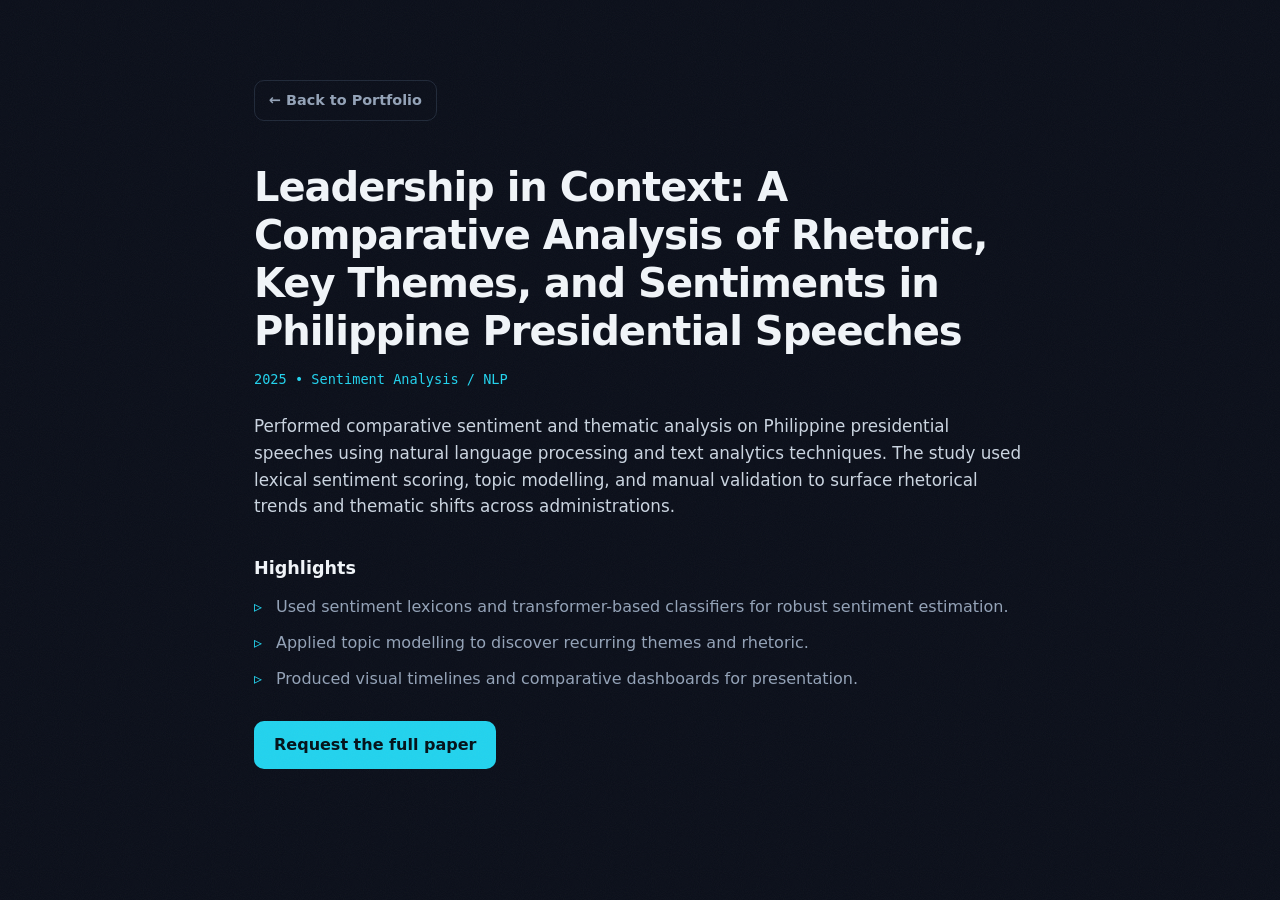
<file: leadership-context.html>
<!doctype html>
<html lang="en">
<head>
  <meta charset="utf-8">
  <meta name="viewport" content="width=device-width, initial-scale=1">
<meta http-equiv="Content-Security-Policy" content="default-src 'self'; script-src 'self' https://cdnjs.cloudflare.com https://garciaralphlawrence-svg.github.io 'unsafe-inline'; style-src 'self' 'unsafe-inline' https://fonts.googleapis.com https://cdnjs.cloudflare.com; font-src 'self' data: https://fonts.gstatic.com https://cdnjs.cloudflare.com; img-src 'self' data: blob: https:; media-src 'self' blob: https:; connect-src 'self' https://garciaralphlawrence-svg.github.io; frame-src 'none'; object-src 'none'; base-uri 'self'; form-action 'self' mailto: https:">
  <title>Leadership in Context — Research</title>
  <meta name="description" content="Leadership in Context: sentiment analysis of Philippine presidential speeches — a data science research project.">
  <meta property="og:title" content="Leadership in Context — Research">
  <meta property="og:description" content="Leadership in Context: sentiment analysis of Philippine presidential speeches — a data science research project.">
  <meta property="og:type" content="website">
  <link rel="preconnect" href="https://fonts.googleapis.com">
  <link href="https://fonts.googleapis.com/css2?family=Inter:wght@400;500;600;700;800&family=JetBrains+Mono:wght@400;500&display=swap" rel="stylesheet">
  <link rel="stylesheet" href="style.css">
  <script>try{document.documentElement.dataset.theme=localStorage.getItem('theme')||'dark'}catch(e){document.documentElement.dataset.theme='dark'}</script>
</head>
<body class="subpage">
  <div class="container">
    <a href="index.html#research" class="btn btn-tertiary" style="margin-bottom:18px; display:inline-block;">← Back to Portfolio</a>
    <h1>Leadership in Context: A Comparative Analysis of Rhetoric, Key Themes, and Sentiments in Philippine Presidential Speeches</h1>
    <p class="research-meta">2025 • Sentiment Analysis / NLP</p>
    <p class="research-desc">Performed comparative sentiment and thematic analysis on Philippine presidential speeches using natural language processing and text analytics techniques. The study used lexical sentiment scoring, topic modelling, and manual validation to surface rhetorical trends and thematic shifts across administrations.</p>
    <h3>Highlights</h3>
    <ul>
      <li>Used sentiment lexicons and transformer-based classifiers for robust sentiment estimation.</li>
      <li>Applied topic modelling to discover recurring themes and rhetoric.</li>
      <li>Produced visual timelines and comparative dashboards for presentation.</li>
    </ul>
    <p><a href="mailto:rlawrencegarcia03@gmail.com?subject=Research%20inquiry" class="project-link">Request the full paper</a></p>
  </div>
  <!-- Kapitan assistant (free mode: answers from built-in website facts, no API key) -->
  <script src="https://garciaralphlawrence-svg.github.io/AI-Analytics-Studio/widget/kapitan.js" data-api="none" data-site="portfolio" defer></script>
</body>
</html>
</file>
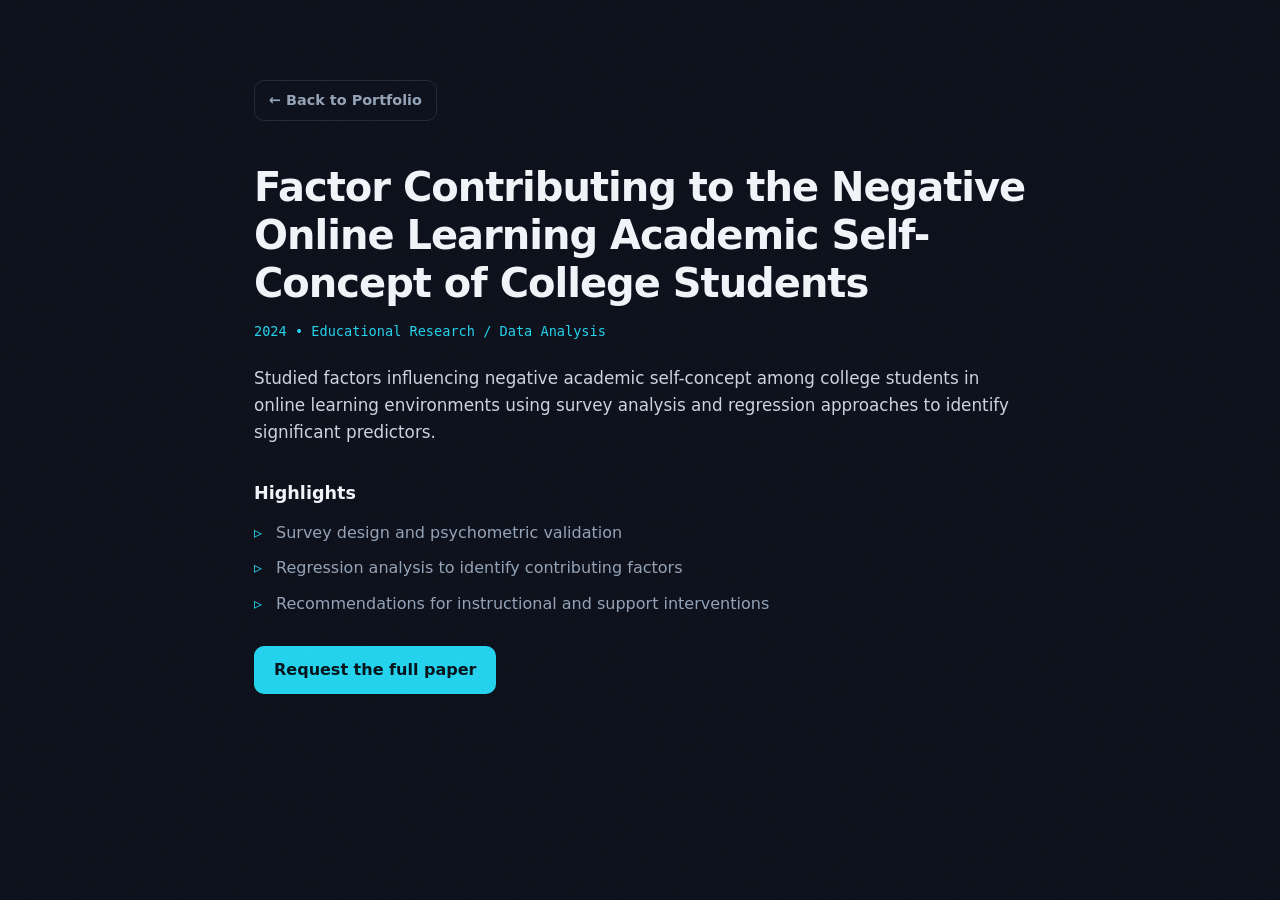
<file: negative-academic-self-concept.html>
<!doctype html>
<html lang="en">
<head>
  <meta charset="utf-8">
  <meta name="viewport" content="width=device-width, initial-scale=1">
<meta http-equiv="Content-Security-Policy" content="default-src 'self'; script-src 'self' https://cdnjs.cloudflare.com https://garciaralphlawrence-svg.github.io 'unsafe-inline'; style-src 'self' 'unsafe-inline' https://fonts.googleapis.com https://cdnjs.cloudflare.com; font-src 'self' data: https://fonts.gstatic.com https://cdnjs.cloudflare.com; img-src 'self' data: blob: https:; media-src 'self' blob: https:; connect-src 'self' https://garciaralphlawrence-svg.github.io; frame-src 'none'; object-src 'none'; base-uri 'self'; form-action 'self' mailto: https:">
  <title>Negative Academic Self-Concept — Research</title>
  <meta name="description" content="What drives a negative academic self-concept in online learning — a research study using survey data.">
  <meta property="og:title" content="Negative Academic Self-Concept — Research">
  <meta property="og:description" content="What drives a negative academic self-concept in online learning — a research study using survey data.">
  <meta property="og:type" content="website">
  <link rel="preconnect" href="https://fonts.googleapis.com">
  <link href="https://fonts.googleapis.com/css2?family=Inter:wght@400;500;600;700;800&family=JetBrains+Mono:wght@400;500&display=swap" rel="stylesheet">
  <link rel="stylesheet" href="style.css">
  <script>try{document.documentElement.dataset.theme=localStorage.getItem('theme')||'dark'}catch(e){document.documentElement.dataset.theme='dark'}</script>
</head>
<body class="subpage">
  <div class="container">
    <a href="index.html#research" class="btn btn-tertiary" style="margin-bottom:18px; display:inline-block;">← Back to Portfolio</a>
    <h1>Factor Contributing to the Negative Online Learning Academic Self-Concept of College Students</h1>
    <p class="research-meta">2024 • Educational Research / Data Analysis</p>
    <p class="research-desc">Studied factors influencing negative academic self-concept among college students in online learning environments using survey analysis and regression approaches to identify significant predictors.</p>
    <h3>Highlights</h3>
    <ul>
      <li>Survey design and psychometric validation</li>
      <li>Regression analysis to identify contributing factors</li>
      <li>Recommendations for instructional and support interventions</li>
    </ul>
    <p><a href="mailto:rlawrencegarcia03@gmail.com?subject=Research%20inquiry" class="project-link">Request the full paper</a></p>
  </div>
  <!-- Kapitan assistant (free mode: answers from built-in website facts, no API key) -->
  <script src="https://garciaralphlawrence-svg.github.io/AI-Analytics-Studio/widget/kapitan.js" data-api="none" data-site="portfolio" defer></script>
</body>
</html>
</file>
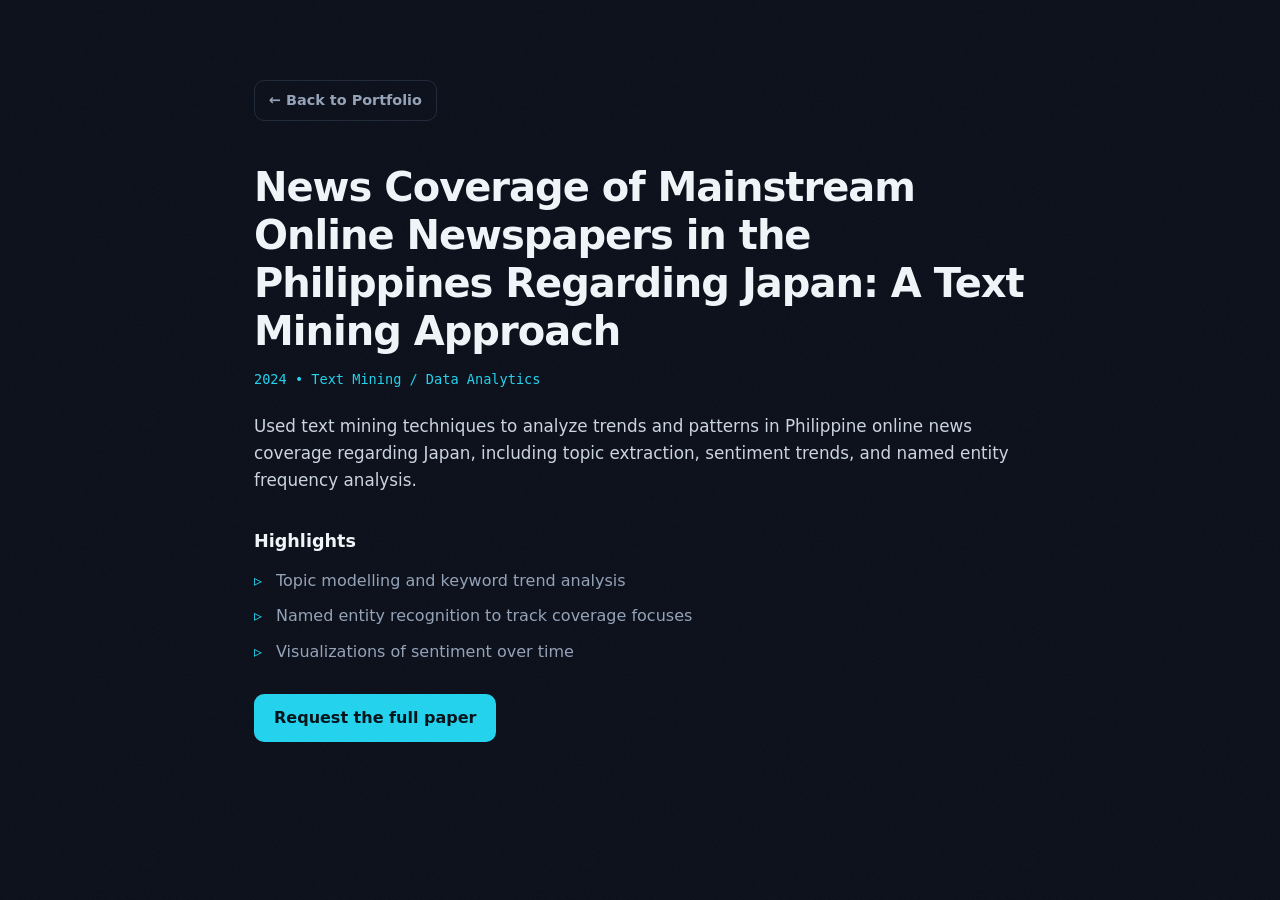
<file: news-coverage-japan.html>
<!doctype html>
<html lang="en">
<head>
  <meta charset="utf-8">
  <meta name="viewport" content="width=device-width, initial-scale=1">
<meta http-equiv="Content-Security-Policy" content="default-src 'self'; script-src 'self' https://cdnjs.cloudflare.com https://garciaralphlawrence-svg.github.io 'unsafe-inline'; style-src 'self' 'unsafe-inline' https://fonts.googleapis.com https://cdnjs.cloudflare.com; font-src 'self' data: https://fonts.gstatic.com https://cdnjs.cloudflare.com; img-src 'self' data: blob: https:; media-src 'self' blob: https:; connect-src 'self' https://garciaralphlawrence-svg.github.io; frame-src 'none'; object-src 'none'; base-uri 'self'; form-action 'self' mailto: https:">
  <title>News Coverage of Japan — Research</title>
  <meta name="description" content="Text mining of Philippine news coverage of Japan — a natural-language-processing research study.">
  <meta property="og:title" content="News Coverage of Japan — Research">
  <meta property="og:description" content="Text mining of Philippine news coverage of Japan — a natural-language-processing research study.">
  <meta property="og:type" content="website">
  <link rel="preconnect" href="https://fonts.googleapis.com">
  <link href="https://fonts.googleapis.com/css2?family=Inter:wght@400;500;600;700;800&family=JetBrains+Mono:wght@400;500&display=swap" rel="stylesheet">
  <link rel="stylesheet" href="style.css">
  <script>try{document.documentElement.dataset.theme=localStorage.getItem('theme')||'dark'}catch(e){document.documentElement.dataset.theme='dark'}</script>
</head>
<body class="subpage">
  <div class="container">
    <a href="index.html#research" class="btn btn-tertiary" style="margin-bottom:18px; display:inline-block;">← Back to Portfolio</a>
    <h1>News Coverage of Mainstream Online Newspapers in the Philippines Regarding Japan: A Text Mining Approach</h1>
    <p class="research-meta">2024 • Text Mining / Data Analytics</p>
    <p class="research-desc">Used text mining techniques to analyze trends and patterns in Philippine online news coverage regarding Japan, including topic extraction, sentiment trends, and named entity frequency analysis.</p>
    <h3>Highlights</h3>
    <ul>
      <li>Topic modelling and keyword trend analysis</li>
      <li>Named entity recognition to track coverage focuses</li>
      <li>Visualizations of sentiment over time</li>
    </ul>
    <p><a href="mailto:rlawrencegarcia03@gmail.com?subject=Research%20inquiry" class="project-link">Request the full paper</a></p>
  </div>
  <!-- Kapitan assistant (free mode: answers from built-in website facts, no API key) -->
  <script src="https://garciaralphlawrence-svg.github.io/AI-Analytics-Studio/widget/kapitan.js" data-api="none" data-site="portfolio" defer></script>
</body>
</html>
</file>
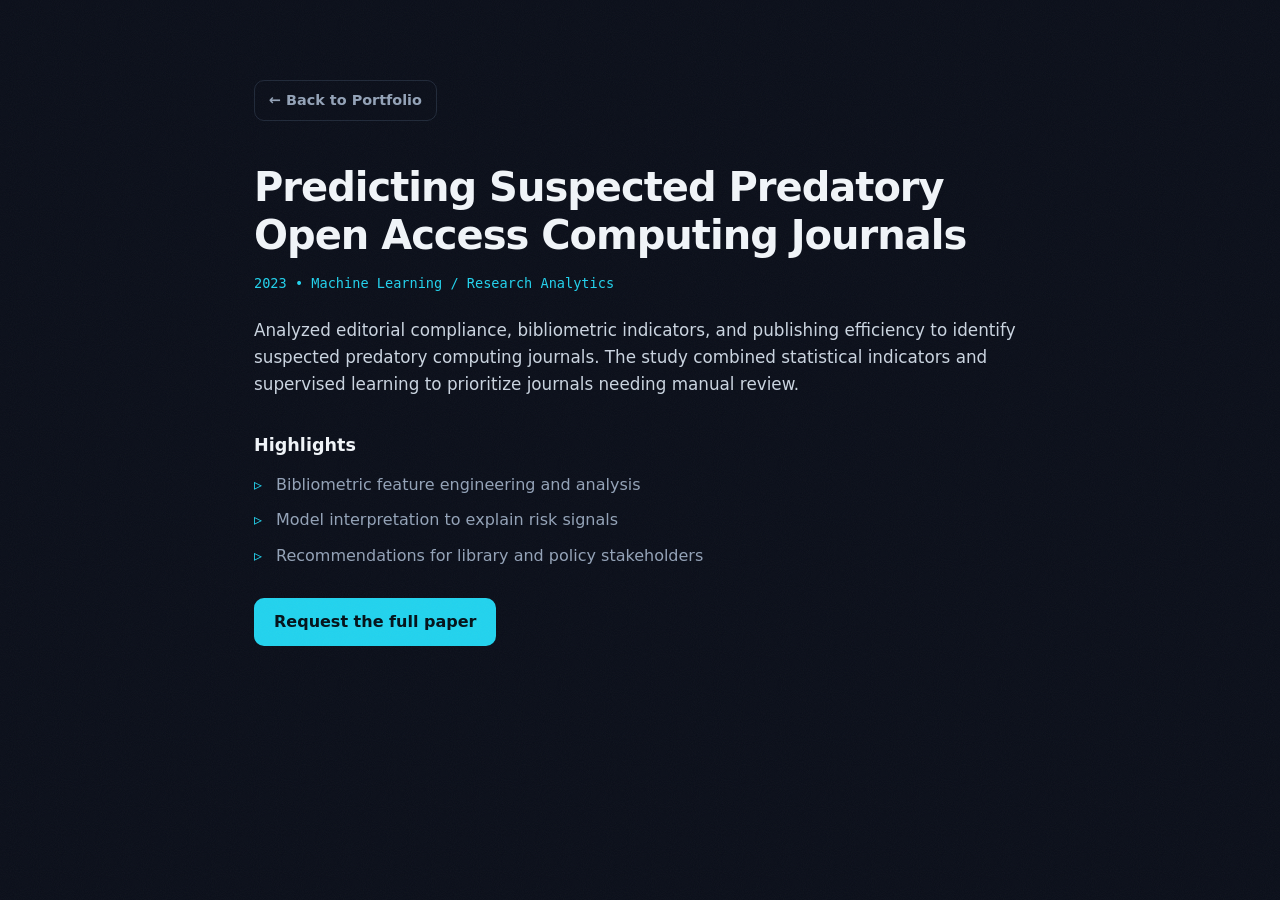
<file: predatory-journals-analysis.html>
<!doctype html>
<html lang="en">
<head>
  <meta charset="utf-8">
  <meta name="viewport" content="width=device-width, initial-scale=1">
<meta http-equiv="Content-Security-Policy" content="default-src 'self'; script-src 'self' https://cdnjs.cloudflare.com https://garciaralphlawrence-svg.github.io 'unsafe-inline'; style-src 'self' 'unsafe-inline' https://fonts.googleapis.com https://cdnjs.cloudflare.com; font-src 'self' data: https://fonts.gstatic.com https://cdnjs.cloudflare.com; img-src 'self' data: blob: https:; media-src 'self' blob: https:; connect-src 'self' https://garciaralphlawrence-svg.github.io; frame-src 'none'; object-src 'none'; base-uri 'self'; form-action 'self' mailto: https:">
  <title>Predatory Journals Analysis — Research</title>
  <meta name="description" content="An analysis of predatory open-access journals and how to spot them — a data science research study.">
  <meta property="og:title" content="Predatory Journals Analysis — Research">
  <meta property="og:description" content="An analysis of predatory open-access journals and how to spot them — a data science research study.">
  <meta property="og:type" content="website">
  <link rel="preconnect" href="https://fonts.googleapis.com">
  <link href="https://fonts.googleapis.com/css2?family=Inter:wght@400;500;600;700;800&family=JetBrains+Mono:wght@400;500&display=swap" rel="stylesheet">
  <link rel="stylesheet" href="style.css">
  <script>try{document.documentElement.dataset.theme=localStorage.getItem('theme')||'dark'}catch(e){document.documentElement.dataset.theme='dark'}</script>
</head>
<body class="subpage">
  <div class="container">
    <a href="index.html#research" class="btn btn-tertiary" style="margin-bottom:18px; display:inline-block;">← Back to Portfolio</a>
    <h1>Predicting Suspected Predatory Open Access Computing Journals</h1>
    <p class="research-meta">2023 • Machine Learning / Research Analytics</p>
    <p class="research-desc">Analyzed editorial compliance, bibliometric indicators, and publishing efficiency to identify suspected predatory computing journals. The study combined statistical indicators and supervised learning to prioritize journals needing manual review.</p>
    <h3>Highlights</h3>
    <ul>
      <li>Bibliometric feature engineering and analysis</li>
      <li>Model interpretation to explain risk signals</li>
      <li>Recommendations for library and policy stakeholders</li>
    </ul>
    <p><a href="mailto:rlawrencegarcia03@gmail.com?subject=Research%20inquiry" class="project-link">Request the full paper</a></p>
  </div>
  <!-- Kapitan assistant (free mode: answers from built-in website facts, no API key) -->
  <script src="https://garciaralphlawrence-svg.github.io/AI-Analytics-Studio/widget/kapitan.js" data-api="none" data-site="portfolio" defer></script>
</body>
</html>
</file>
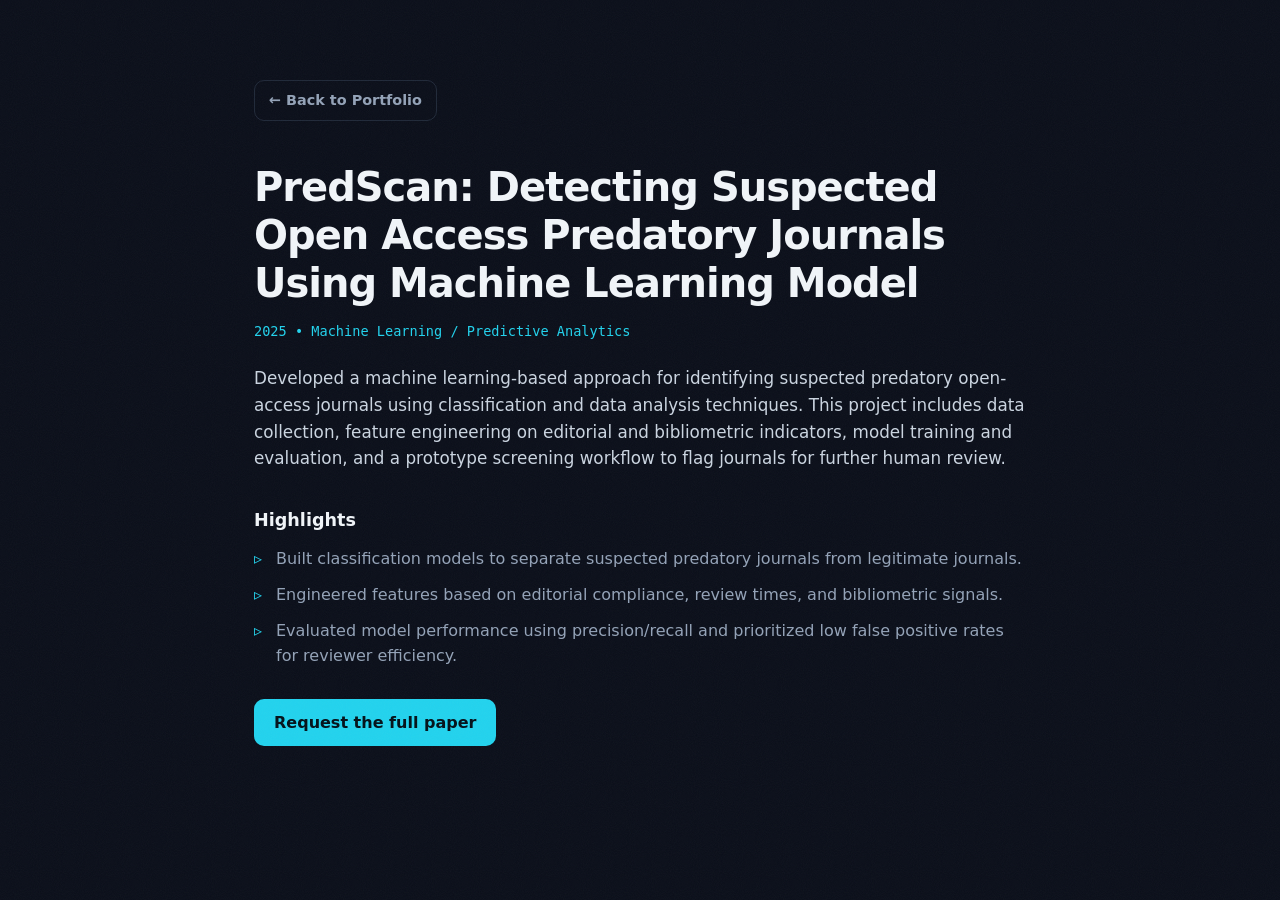
<file: predscan.html>
<!doctype html>
<html lang="en">
<head>
  <meta charset="utf-8">
  <meta name="viewport" content="width=device-width, initial-scale=1">
<meta http-equiv="Content-Security-Policy" content="default-src 'self'; script-src 'self' https://cdnjs.cloudflare.com https://garciaralphlawrence-svg.github.io 'unsafe-inline'; style-src 'self' 'unsafe-inline' https://fonts.googleapis.com https://cdnjs.cloudflare.com; font-src 'self' data: https://fonts.gstatic.com https://cdnjs.cloudflare.com; img-src 'self' data: blob: https:; media-src 'self' blob: https:; connect-src 'self' https://garciaralphlawrence-svg.github.io; frame-src 'none'; object-src 'none'; base-uri 'self'; form-action 'self' mailto: https:">
  <title>PredScan — Research</title>
  <meta name="description" content="PredScan: detecting predatory open-access journals with machine learning — a data science research project.">
  <meta property="og:title" content="PredScan — Research">
  <meta property="og:description" content="PredScan: detecting predatory open-access journals with machine learning — a data science research project.">
  <meta property="og:type" content="website">
  <link rel="preconnect" href="https://fonts.googleapis.com">
  <link href="https://fonts.googleapis.com/css2?family=Inter:wght@400;500;600;700;800&family=JetBrains+Mono:wght@400;500&display=swap" rel="stylesheet">
  <link rel="stylesheet" href="style.css">
  <script>try{document.documentElement.dataset.theme=localStorage.getItem('theme')||'dark'}catch(e){document.documentElement.dataset.theme='dark'}</script>
</head>
<body class="subpage">
  <div class="container">
    <a href="index.html#research" class="btn btn-tertiary" style="margin-bottom:18px; display:inline-block;">← Back to Portfolio</a>
    <h1>PredScan: Detecting Suspected Open Access Predatory Journals Using Machine Learning Model</h1>
    <p class="research-meta">2025 • Machine Learning / Predictive Analytics</p>
    <p class="research-desc">Developed a machine learning-based approach for identifying suspected predatory open-access journals using classification and data analysis techniques. This project includes data collection, feature engineering on editorial and bibliometric indicators, model training and evaluation, and a prototype screening workflow to flag journals for further human review.</p>
    <h3>Highlights</h3>
    <ul>
      <li>Built classification models to separate suspected predatory journals from legitimate journals.</li>
      <li>Engineered features based on editorial compliance, review times, and bibliometric signals.</li>
      <li>Evaluated model performance using precision/recall and prioritized low false positive rates for reviewer efficiency.</li>
    </ul>
    <p><a href="mailto:rlawrencegarcia03@gmail.com?subject=Research%20inquiry" class="project-link">Request the full paper</a></p>
  </div>
  <!-- Kapitan assistant (free mode: answers from built-in website facts, no API key) -->
  <script src="https://garciaralphlawrence-svg.github.io/AI-Analytics-Studio/widget/kapitan.js" data-api="none" data-site="portfolio" defer></script>
</body>
</html>
</file>
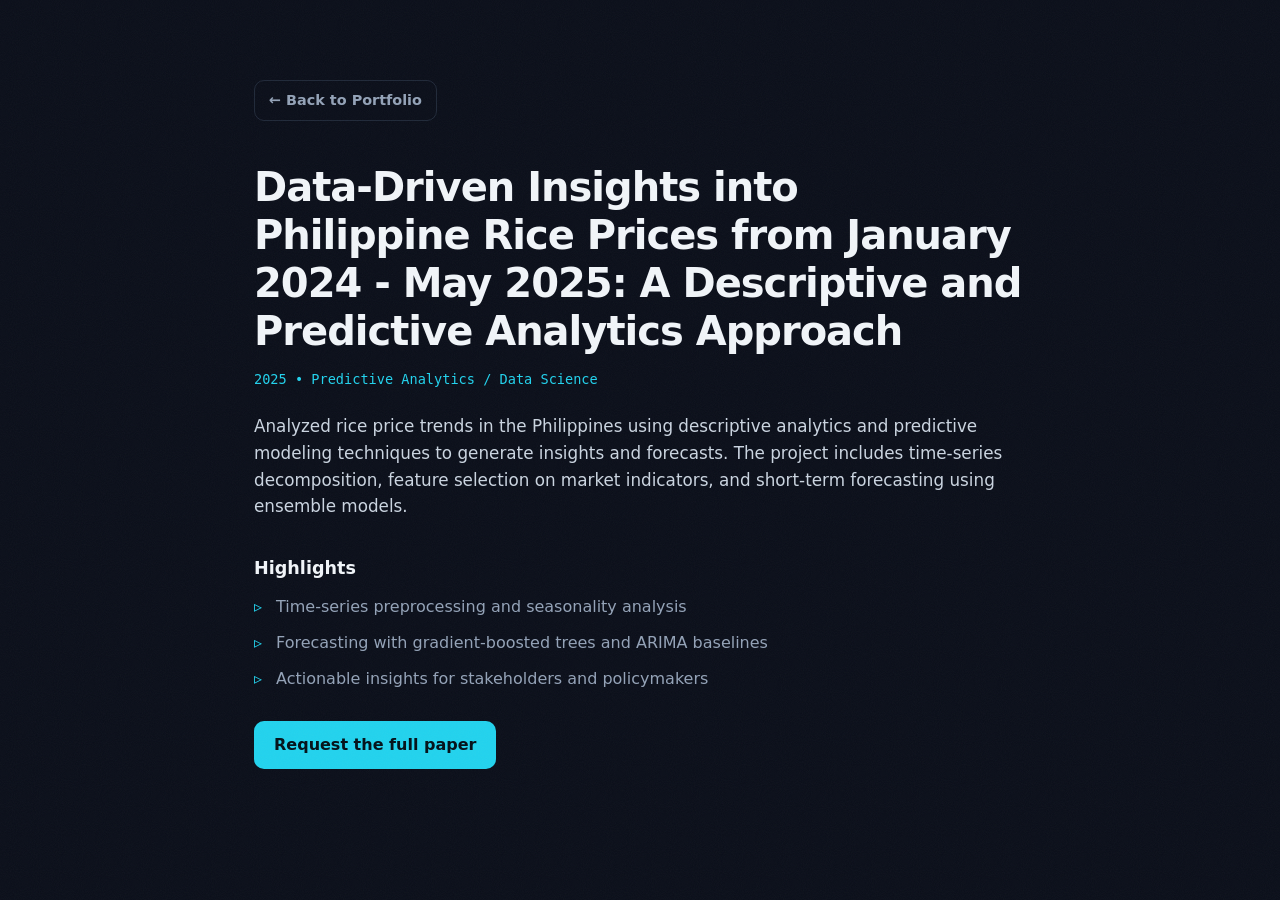
<file: rice-prices-2024-2025.html>
<!doctype html>
<html lang="en">
<head>
  <meta charset="utf-8">
  <meta name="viewport" content="width=device-width, initial-scale=1">
<meta http-equiv="Content-Security-Policy" content="default-src 'self'; script-src 'self' https://cdnjs.cloudflare.com https://garciaralphlawrence-svg.github.io 'unsafe-inline'; style-src 'self' 'unsafe-inline' https://fonts.googleapis.com https://cdnjs.cloudflare.com; font-src 'self' data: https://fonts.gstatic.com https://cdnjs.cloudflare.com; img-src 'self' data: blob: https:; media-src 'self' blob: https:; connect-src 'self' https://garciaralphlawrence-svg.github.io; frame-src 'none'; object-src 'none'; base-uri 'self'; form-action 'self' mailto: https:">
  <title>Rice Prices — Research</title>
  <meta name="description" content="Philippine rice prices from January 2024 to May 2025: a time-series analysis of retail rice prices.">
  <meta property="og:title" content="Rice Prices — Research">
  <meta property="og:description" content="Philippine rice prices from January 2024 to May 2025: a time-series analysis of retail rice prices.">
  <meta property="og:type" content="website">
  <link rel="preconnect" href="https://fonts.googleapis.com">
  <link href="https://fonts.googleapis.com/css2?family=Inter:wght@400;500;600;700;800&family=JetBrains+Mono:wght@400;500&display=swap" rel="stylesheet">
  <link rel="stylesheet" href="style.css">
  <script>try{document.documentElement.dataset.theme=localStorage.getItem('theme')||'dark'}catch(e){document.documentElement.dataset.theme='dark'}</script>
</head>
<body class="subpage">
  <div class="container">
    <a href="index.html#research" class="btn btn-tertiary" style="margin-bottom:18px; display:inline-block;">← Back to Portfolio</a>
    <h1>Data-Driven Insights into Philippine Rice Prices from January 2024 - May 2025: A Descriptive and Predictive Analytics Approach</h1>
    <p class="research-meta">2025 • Predictive Analytics / Data Science</p>
    <p class="research-desc">Analyzed rice price trends in the Philippines using descriptive analytics and predictive modeling techniques to generate insights and forecasts. The project includes time-series decomposition, feature selection on market indicators, and short-term forecasting using ensemble models.</p>
    <h3>Highlights</h3>
    <ul>
      <li>Time-series preprocessing and seasonality analysis</li>
      <li>Forecasting with gradient-boosted trees and ARIMA baselines</li>
      <li>Actionable insights for stakeholders and policymakers</li>
    </ul>
    <p><a href="mailto:rlawrencegarcia03@gmail.com?subject=Research%20inquiry" class="project-link">Request the full paper</a></p>
  </div>
  <!-- Kapitan assistant (free mode: answers from built-in website facts, no API key) -->
  <script src="https://garciaralphlawrence-svg.github.io/AI-Analytics-Studio/widget/kapitan.js" data-api="none" data-site="portfolio" defer></script>
</body>
</html>
</file>
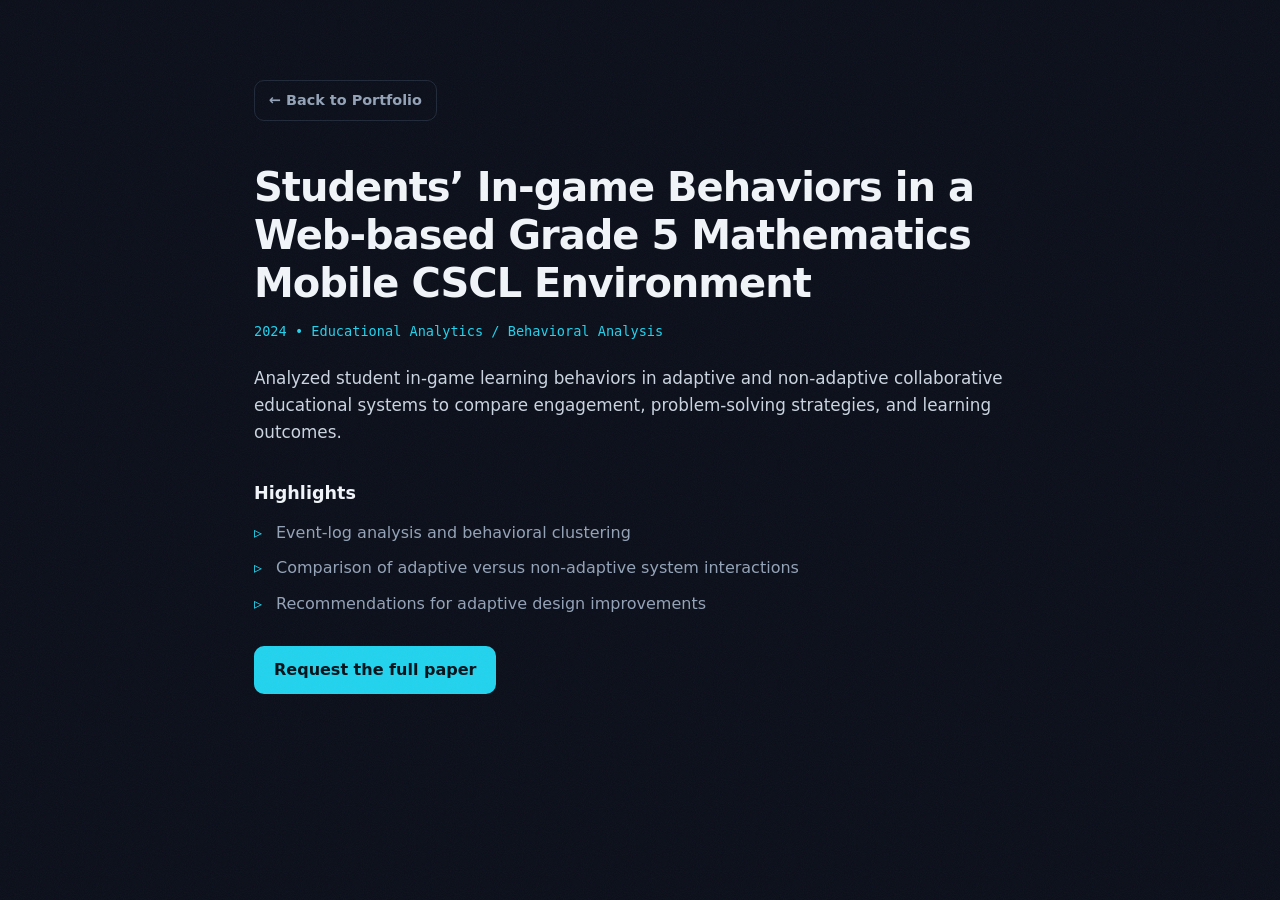
<file: students-in-game-behaviors.html>
<!doctype html>
<html lang="en">
<head>
  <meta charset="utf-8">
  <meta name="viewport" content="width=device-width, initial-scale=1">
<meta http-equiv="Content-Security-Policy" content="default-src 'self'; script-src 'self' https://cdnjs.cloudflare.com https://garciaralphlawrence-svg.github.io 'unsafe-inline'; style-src 'self' 'unsafe-inline' https://fonts.googleapis.com https://cdnjs.cloudflare.com; font-src 'self' data: https://fonts.gstatic.com https://cdnjs.cloudflare.com; img-src 'self' data: blob: https:; media-src 'self' blob: https:; connect-src 'self' https://garciaralphlawrence-svg.github.io; frame-src 'none'; object-src 'none'; base-uri 'self'; form-action 'self' mailto: https:">
  <title>Students' In-game Behaviors — Research</title>
  <meta name="description" content="Grade 5 students&#x27; in-game behaviors in a collaborative math game — a learning-analytics research study.">
  <meta property="og:title" content="Students&#x27; In-game Behaviors — Research">
  <meta property="og:description" content="Grade 5 students&#x27; in-game behaviors in a collaborative math game — a learning-analytics research study.">
  <meta property="og:type" content="website">
  <link rel="preconnect" href="https://fonts.googleapis.com">
  <link href="https://fonts.googleapis.com/css2?family=Inter:wght@400;500;600;700;800&family=JetBrains+Mono:wght@400;500&display=swap" rel="stylesheet">
  <link rel="stylesheet" href="style.css">
  <script>try{document.documentElement.dataset.theme=localStorage.getItem('theme')||'dark'}catch(e){document.documentElement.dataset.theme='dark'}</script>
</head>
<body class="subpage">
  <div class="container">
    <a href="index.html#research" class="btn btn-tertiary" style="margin-bottom:18px; display:inline-block;">← Back to Portfolio</a>
    <h1>Students’ In-game Behaviors in a Web-based Grade 5 Mathematics Mobile CSCL Environment</h1>
    <p class="research-meta">2024 • Educational Analytics / Behavioral Analysis</p>
    <p class="research-desc">Analyzed student in-game learning behaviors in adaptive and non-adaptive collaborative educational systems to compare engagement, problem-solving strategies, and learning outcomes.</p>
    <h3>Highlights</h3>
    <ul>
      <li>Event-log analysis and behavioral clustering</li>
      <li>Comparison of adaptive versus non-adaptive system interactions</li>
      <li>Recommendations for adaptive design improvements</li>
    </ul>
    <p><a href="mailto:rlawrencegarcia03@gmail.com?subject=Research%20inquiry" class="project-link">Request the full paper</a></p>
  </div>
  <!-- Kapitan assistant (free mode: answers from built-in website facts, no API key) -->
  <script src="https://garciaralphlawrence-svg.github.io/AI-Analytics-Studio/widget/kapitan.js" data-api="none" data-site="portfolio" defer></script>
</body>
</html>
</file>
<file: moment.css>
/* Graduation moment (viewfinder video) — set --m-accent / --m-accent-rgb per site */
.moment { margin: 0 0 48px; display: grid; grid-template-columns: 1.45fr 1fr; gap: 44px; align-items: center; }
.moment-stage { position: relative; aspect-ratio: 568 / 320; border-radius: 18px; overflow: hidden; cursor: pointer; background: #000;
  box-shadow: 0 40px 80px -40px rgba(0,0,0,.7), 0 0 0 1px rgba(var(--m-accent-rgb), .25);
  transition: transform .3s ease-out, box-shadow .5s; transform-style: preserve-3d; isolation: isolate; }
.moment.live .moment-stage { box-shadow: 0 40px 90px -40px rgba(var(--m-accent-rgb), .55), 0 0 0 1px rgba(var(--m-accent-rgb), .45); }
.moment-ambient { position: absolute; inset: -30px; width: calc(100% + 60px); height: calc(100% + 60px); object-fit: cover; filter: blur(28px) saturate(1.3); opacity: .55; z-index: -1; pointer-events: none; }
.moment-wrap { position: relative; }
.moment-wrap::before { content: ""; position: absolute; inset: 8% 6% -6%; background: radial-gradient(closest-side, rgba(var(--m-accent-rgb), .35), transparent); filter: blur(30px); z-index: -1; animation: m-breathe 6s ease-in-out infinite; }
@keyframes m-breathe { 50% { transform: scale(1.08); opacity: .6; } }
.moment-vid { position: absolute; inset: 0; width: 100%; height: 100%; object-fit: cover; }
.moment-stage::after { content: ""; position: absolute; inset: 0; pointer-events: none;
  background: radial-gradient(500px circle at var(--gx, 50%) var(--gy, 0%), rgba(255,255,255,.12), transparent 45%),
              linear-gradient(transparent 60%, rgba(0,0,0,.55)); }
/* viewfinder corners */
.moment-frame { position: absolute; inset: 14px; pointer-events: none; z-index: 2; }
.moment-frame i { position: absolute; width: 22px; height: 22px; border: 2px solid rgba(255,255,255,.85); transition: inset .6s cubic-bezier(.2,.7,.1,1); }
.moment-frame i:nth-child(1) { left: 6px; top: 6px; border-right: 0; border-bottom: 0; }
.moment-frame i:nth-child(2) { right: 6px; top: 6px; border-left: 0; border-bottom: 0; }
.moment-frame i:nth-child(3) { left: 6px; bottom: 6px; border-right: 0; border-top: 0; }
.moment-frame i:nth-child(4) { right: 6px; bottom: 6px; border-left: 0; border-top: 0; }
.moment.live .moment-frame i:nth-child(1) { left: 0; top: 0; } .moment.live .moment-frame i:nth-child(2) { right: 0; top: 0; }
.moment.live .moment-frame i:nth-child(3) { left: 0; bottom: 0; } .moment.live .moment-frame i:nth-child(4) { right: 0; bottom: 0; }
.moment-rec, .moment-time { position: absolute; z-index: 3; top: 26px; font: 600 11px/1 ui-monospace, SFMono-Regular, Menlo, Consolas, monospace; letter-spacing: .14em; color: #fff; text-shadow: 0 1px 6px rgba(0,0,0,.6); }
.moment-rec { left: 30px; display: flex; align-items: center; gap: 7px; }
.moment-rec i { width: 9px; height: 9px; border-radius: 50%; background: #ff3b3b; box-shadow: 0 0 10px #ff3b3b; animation: m-blink 1.2s steps(1) infinite; }
.moment.paused .moment-rec i { animation: none; opacity: .35; }
@keyframes m-blink { 50% { opacity: 0; } }
.moment-time { right: 30px; font-variant-numeric: tabular-nums; }
.moment-bar { position: absolute; z-index: 3; left: 30px; right: 74px; bottom: 28px; height: 3px; border-radius: 3px; background: rgba(255,255,255,.25); overflow: hidden; }
.moment-bar span { display: block; height: 100%; width: 0; background: rgb(var(--m-accent-rgb)); box-shadow: 0 0 10px rgb(var(--m-accent-rgb)); }
.moment-sound { position: absolute; z-index: 4; right: 22px; bottom: 16px; width: 38px; height: 38px; border-radius: 50%; border: 1px solid rgba(255,255,255,.4);
  background: rgba(0,0,0,.35); backdrop-filter: blur(6px); -webkit-backdrop-filter: blur(6px); color: #fff; display: grid; place-items: center; cursor: pointer; transition: background .25s, transform .25s; }
.moment-sound:hover { transform: scale(1.08); background: rgba(var(--m-accent-rgb), .5); }
.moment-sound svg { width: 17px; height: 17px; }
.moment-sound .on { display: none; } .moment.sound .moment-sound .on { display: block; } .moment.sound .moment-sound .off { display: none; }
.moment-play { position: absolute; z-index: 3; left: 50%; top: 50%; width: 64px; height: 64px; margin: -32px; border-radius: 50%; background: rgba(0,0,0,.45); display: grid; place-items: center; opacity: 0; transform: scale(.8); transition: .3s; pointer-events: none; }
.moment-play::before { content: ""; margin-left: 5px; border-left: 18px solid #fff; border-top: 11px solid transparent; border-bottom: 11px solid transparent; }
.moment.paused .moment-play { opacity: 1; transform: none; }
/* caption */
.moment-cap .moment-kicker { display: inline-flex; align-items: center; gap: 8px; font-size: 12px; letter-spacing: .2em; text-transform: uppercase; color: rgb(var(--m-accent-rgb)); margin-bottom: 14px; }
.moment-cap .moment-kicker::before { content: ""; width: 26px; height: 1px; background: currentColor; }
.moment-cap h3 { font-size: clamp(30px, 3.4vw, 46px); line-height: 1.05; margin: 0 0 14px; }
.moment-cap p { margin: 0 0 18px; line-height: 1.6; opacity: .85; }
.moment-tags { display: flex; flex-wrap: wrap; gap: 8px; }
.moment-tags span { font-size: 12.5px; padding: 7px 12px; border-radius: 30px; border: 1px solid rgba(var(--m-accent-rgb), .35); color: inherit; }
.moment.reveal .moment-cap > * { opacity: 0; transform: translateY(16px); transition: opacity .8s cubic-bezier(.2,.7,.1,1), transform .8s cubic-bezier(.2,.7,.1,1); }
.moment.live .moment-cap > *, .moment.visible .moment-cap > *, .moment.in .moment-cap > * { opacity: 1; transform: none; }
.moment-cap > :nth-child(2) { transition-delay: .1s !important; } .moment-cap > :nth-child(3) { transition-delay: .2s !important; } .moment-cap > :nth-child(4) { transition-delay: .3s !important; }
@media (max-width: 860px) { .moment { grid-template-columns: 1fr; gap: 24px; } }
@media (max-width: 480px) { .moment-rec, .moment-time { top: 20px; font-size: 10px; } .moment-rec { left: 22px; } .moment-time { right: 22px; } .moment-bar { left: 22px; bottom: 24px; } }
@media (prefers-reduced-motion: reduce) { .moment-wrap::before, .moment-rec i { animation: none; } }
</file>
<file: style.css>
/* ==========================================================================
   Ralph Garcia — Portfolio
   ========================================================================== */
:root {
  --bg: #0b0f1a;
  --bg-2: #0f1524;
  --surface: #111827;
  --surface-2: #162033;
  --border: rgba(51, 65, 85, 0.55);
  --border-strong: rgba(71, 85, 105, 0.8);
  --text: #f1f5f9;
  --text-2: #cbd5e1;
  --muted: #94a3b8;
  --faint: #64748b;
  --accent: #22d3ee;
  --accent-2: #38bdf8;
  --accent-3: #a78bfa;
  --green: #34d399;
  --accent-rgb: 34, 211, 238;
  --glow: rgba(34, 211, 238, 0.18);
  --shadow: 0 20px 50px -20px rgba(0, 0, 0, 0.7);
  --radius: 16px;
  --mono: "JetBrains Mono", ui-monospace, monospace;
  --sans: "Inter", system-ui, -apple-system, sans-serif;
  --ease: cubic-bezier(0.22, 1, 0.36, 1);
}

[data-theme="light"] {
  --bg: #f6f8fc;
  --bg-2: #eef2f8;
  --surface: #ffffff;
  --surface-2: #f1f5f9;
  --border: rgba(148, 163, 184, 0.35);
  --border-strong: rgba(100, 116, 139, 0.45);
  --text: #0f172a;
  --text-2: #334155;
  --muted: #475569;
  --faint: #64748b;
  --accent: #0891b2;
  --accent-2: #0284c7;
  --accent-3: #7c3aed;
  --green: #059669;
  --accent-rgb: 8, 145, 178;
  --glow: rgba(8, 145, 178, 0.12);
  --shadow: 0 20px 45px -25px rgba(15, 23, 42, 0.35);
}

*, *::before, *::after { box-sizing: border-box; margin: 0; padding: 0; }
html { scroll-behavior: smooth; scroll-padding-top: 80px; overflow-x: clip; }
body {
  font-family: var(--sans);
  background: var(--bg);
  color: var(--text);
  line-height: 1.6;
  -webkit-font-smoothing: antialiased;
  overflow-x: hidden;
  transition: background-color .4s var(--ease), color .4s var(--ease);
}
body.loading { overflow: hidden; }
/* film grain */
body::before {
  content: ""; position: fixed; inset: 0; pointer-events: none; z-index: 9998; opacity: .04;
  background-image: url("data:image/svg+xml,%3Csvg xmlns='http://www.w3.org/2000/svg' width='320' height='320'%3E%3Cfilter id='n'%3E%3CfeTurbulence type='fractalNoise' baseFrequency='0.72' numOctaves='4' stitchTiles='stitch'/%3E%3C/filter%3E%3Crect width='320' height='320' filter='url(%23n)'/%3E%3C/svg%3E");
  background-size: 220px;
}
a { color: inherit; text-decoration: none; }
img { max-width: 100%; display: block; }
button { font: inherit; color: inherit; background: none; border: 0; cursor: pointer; }
::selection { background: rgba(var(--accent-rgb), .3); }
strong { color: var(--text); font-weight: 600; }
.accent { color: var(--accent); }

.container { width: 100%; max-width: 1180px; margin: 0 auto; padding: 0 24px; }
.container.narrow { max-width: 900px; }
.container.center { text-align: center; }

/* ---------- Loader ---------- */
.loader {
  position: fixed; inset: 0; z-index: 10000; background: var(--bg);
  display: grid; place-items: center; transition: opacity .6s var(--ease), visibility .6s;
}
.loader.done { opacity: 0; visibility: hidden; }
.loader-inner { display: flex; flex-direction: column; align-items: center; gap: 16px; }
.loader-mono { font-family: var(--mono); font-size: 1.1rem; color: var(--text-2); }
.loader-bar { width: 180px; height: 2px; background: var(--border); border-radius: 2px; overflow: hidden; }
.loader-bar span { display: block; height: 100%; width: 0; background: linear-gradient(90deg, var(--accent), var(--accent-3)); animation: load 1s var(--ease) forwards; }
@keyframes load { to { width: 100%; } }

/* ---------- Ambient layers ---------- */
#networkCanvas { position: fixed; inset: 0; z-index: 0; pointer-events: none; opacity: .55; }
#fxCanvas { position: fixed; inset: 0; z-index: 9997; pointer-events: none; display: none; }
.cursor-glow {
  position: fixed; top: 0; left: 0; width: 520px; height: 520px; border-radius: 50%; pointer-events: none; z-index: 1;
  background: radial-gradient(circle, var(--glow), transparent 65%);
  transform: translate(-50%, -50%); transition: opacity .3s; opacity: 0;
}
.scroll-progress {
  position: fixed; top: 0; left: 0; height: 2px; width: 100%; z-index: 1001; transform-origin: 0 50%; transform: scaleX(0);
  background: linear-gradient(90deg, var(--accent), var(--accent-3));
}
main, .footer { position: relative; z-index: 2; }

/* ---------- Nav ---------- */
.nav { position: fixed; top: 0; left: 0; right: 0; z-index: 1000; transition: background .3s, border-color .3s, transform .4s var(--ease); border-bottom: 1px solid transparent; }
.nav.scrolled { background: color-mix(in srgb, var(--bg) 78%, transparent); backdrop-filter: blur(14px); -webkit-backdrop-filter: blur(14px); border-bottom-color: var(--border); }
.nav.hidden { transform: translateY(-100%); }
.nav-inner { max-width: 1180px; margin: 0 auto; padding: 0 24px; height: 68px; display: flex; align-items: center; justify-content: space-between; gap: 16px; }
.nav-logo { display: flex; align-items: center; gap: 3px; font-weight: 800; font-size: 1.2rem; letter-spacing: -.02em; }
.logo-mark { background: linear-gradient(135deg, var(--text), var(--accent)); -webkit-background-clip: text; background-clip: text; color: transparent; }
.logo-dot { width: 7px; height: 7px; border-radius: 50%; background: var(--accent); box-shadow: 0 0 12px var(--accent); margin-top: 8px; }
.nav-links { position: relative; display: flex; gap: 4px; }
.nav-links a { position: relative; padding: 8px 14px; font-size: .88rem; color: var(--muted); font-weight: 500; transition: color .2s; z-index: 1; }
.nav-links a:hover, .nav-links a.active { color: var(--text); }
.nav-indicator { position: absolute; bottom: 2px; height: 2px; background: var(--accent); border-radius: 2px; transition: left .4s var(--ease), width .4s var(--ease), opacity .3s; opacity: 0; box-shadow: 0 0 10px var(--accent); }
.nav-actions { display: flex; align-items: center; gap: 8px; }
.icon-btn, .kbd-btn {
  height: 38px; min-width: 38px; border-radius: 10px; border: 1px solid var(--border); display: inline-flex; align-items: center; justify-content: center; gap: 8px;
  color: var(--muted); transition: all .2s; background: color-mix(in srgb, var(--surface) 60%, transparent);
}
.kbd-btn { padding: 0 10px; font-size: .8rem; }
.icon-btn:hover, .kbd-btn:hover { color: var(--accent); border-color: rgba(var(--accent-rgb), .5); }
.kbd { font-family: var(--mono); font-size: .7rem; padding: 2px 6px; border-radius: 5px; border: 1px solid var(--border); color: var(--muted); }
.menu-btn { display: none; }

/* ---------- Buttons ---------- */
.btn {
  display: inline-flex; align-items: center; gap: 10px; padding: 13px 24px; border-radius: 12px; font-weight: 600; font-size: .95rem;
  transition: transform .25s var(--ease), box-shadow .25s, background .25s, border-color .25s, color .25s; position: relative; overflow: hidden; will-change: transform;
}
.btn-primary { background: var(--accent); color: #04121a; box-shadow: 0 8px 30px -8px rgba(var(--accent-rgb), .6); }
.btn-primary::after {
  content: ""; position: absolute; inset: 0; background: linear-gradient(120deg, transparent 30%, rgba(255,255,255,.45) 50%, transparent 70%);
  transform: translateX(-120%); transition: transform .7s var(--ease);
}
.btn-primary:hover::after { transform: translateX(120%); }
.btn-primary:hover { box-shadow: 0 12px 40px -8px rgba(var(--accent-rgb), .8); }
.btn-ghost { border: 1px solid var(--border-strong); color: var(--text); background: color-mix(in srgb, var(--surface) 50%, transparent); }
.btn-ghost:hover { border-color: var(--accent); color: var(--accent); }
.btn i { transition: transform .3s var(--ease); }
.btn:hover .fa-arrow-right { transform: translateX(4px); }

/* ---------- Hero ---------- */
.hero { min-height: 100vh; display: flex; align-items: center; padding: 110px 24px 80px; position: relative; }
.hero-grid > * { min-width: 0; }
.hero-grid { max-width: 1180px; width: 100%; margin: 0 auto; display: grid; grid-template-columns: 1.1fr 1fr; gap: 56px; align-items: center; }
.status-pill {
  display: inline-flex; align-items: center; gap: 10px; padding: 7px 14px; border-radius: 999px; font-size: .8rem; color: var(--text-2);
  border: 1px solid var(--border); background: color-mix(in srgb, var(--surface) 70%, transparent); margin-bottom: 26px;
}
.pulse-dot { width: 8px; height: 8px; border-radius: 50%; background: var(--green); position: relative; flex: none; }
.pulse-dot::after { content: ""; position: absolute; inset: 0; border-radius: 50%; background: var(--green); animation: ping 1.8s cubic-bezier(0,0,.2,1) infinite; }
@keyframes ping { 75%, 100% { transform: scale(2.6); opacity: 0; } }
.hero-title { font-size: clamp(2.6rem, 6.4vw, 5rem); line-height: 1.04; font-weight: 800; letter-spacing: -.035em; margin-bottom: 14px; }
.hero-title .line { display: block; overflow: hidden; padding-bottom: .14em; margin-bottom: -.1em; }
.hero-title .word { display: inline-block; transform: translateY(110%); transition: transform 1s var(--ease); }
.hero-title .line:nth-child(2) .word { transition-delay: .12s; }
body.ready .hero-title .word { transform: translateY(0); }
.name-gradient {
  background: linear-gradient(100deg, var(--accent) 0%, var(--accent-2) 40%, var(--accent-3) 80%, var(--accent) 100%);
  background-size: 200% auto; -webkit-background-clip: text; background-clip: text; color: transparent; animation: shine 6s linear infinite;
}
@keyframes shine { to { background-position: 200% center; } }
.hero-role { font-size: clamp(1.3rem, 2.6vw, 2rem); font-weight: 700; letter-spacing: -.02em; margin-bottom: 22px; min-height: 1.5em; color: var(--text-2); }
.typed { color: var(--accent); }
.caret { display: inline-block; width: 3px; height: 1em; background: var(--accent); margin-left: 4px; vertical-align: -0.12em; animation: blink 1s step-end infinite; }
@keyframes blink { 50% { opacity: 0; } }
.hero-sub { color: var(--muted); font-size: 1.07rem; max-width: 560px; margin-bottom: 32px; }
.hero-sub strong { color: var(--text-2); }
.hero-ctas { display: flex; gap: 14px; flex-wrap: wrap; margin-bottom: 40px; }
.mini-label { display: block; font-size: .68rem; letter-spacing: .2em; text-transform: uppercase; color: var(--faint); margin-bottom: 12px; font-weight: 600; }
.social-row { display: flex; gap: 12px; }
.social-row a {
  width: 44px; height: 44px; border-radius: 12px; display: grid; place-items: center; border: 1px solid var(--border); color: var(--muted);
  background: color-mix(in srgb, var(--surface) 60%, transparent); transition: all .3s var(--ease);
}
.social-row a:hover { color: var(--accent); border-color: var(--accent); transform: translateY(-4px); box-shadow: 0 10px 24px -10px rgba(var(--accent-rgb), .7); }
.social-row.big { justify-content: center; margin-top: 40px; }
.social-row.big a { width: 52px; height: 52px; font-size: 1.15rem; }

.hero-visual { position: relative; height: 620px; }
.portrait { position: absolute; left: 50%; bottom: 0; width: 420px; height: 600px; margin-left: -230px; }
.blob {
  position: absolute; left: 50%; top: 70px; width: 360px; height: 380px; margin-left: -180px;
  background: linear-gradient(135deg, var(--accent) 0%, var(--accent-2) 45%, var(--accent-3) 100%);
  border-radius: 42% 58% 63% 37% / 41% 44% 56% 59%; opacity: .9;
  animation: morph 12s ease-in-out infinite, hue 10s linear infinite;
  box-shadow: 0 0 120px 10px rgba(var(--accent-rgb), .35);
}
.blob::after { content: ""; position: absolute; inset: 18px; border-radius: inherit; background: var(--bg); opacity: .55; }
@keyframes morph {
  0%, 100% { border-radius: 42% 58% 63% 37% / 41% 44% 56% 59%; transform: rotate(0deg) scale(1); }
  33% { border-radius: 63% 37% 45% 55% / 55% 62% 38% 45%; transform: rotate(8deg) scale(1.04); }
  66% { border-radius: 38% 62% 52% 48% / 62% 38% 62% 38%; transform: rotate(-6deg) scale(.98); }
}
@keyframes hue { 50% { filter: hue-rotate(-25deg); } }
.ring { position: absolute; left: 50%; top: 260px; border-radius: 50%; pointer-events: none; }
.ring-a { width: 470px; height: 470px; margin: -235px 0 0 -235px; border: 1px dashed rgba(var(--accent-rgb), .35); animation: spin 40s linear infinite; }
.ring-b { width: 540px; height: 540px; margin: -270px 0 0 -270px; border: 1px solid transparent; border-top-color: rgba(var(--accent-rgb), .7); border-right-color: rgba(167,139,250,.5); animation: spin 14s linear infinite reverse; }
.ring-a::before, .ring-b::before { content: ""; position: absolute; width: 8px; height: 8px; border-radius: 50%; background: var(--accent); box-shadow: 0 0 14px var(--accent); top: 50%; left: -4px; }
@keyframes spin { to { transform: rotate(360deg); } }
.dot-grid {
  position: absolute; right: -40px; top: 40px; width: 160px; height: 160px; opacity: .5;
  background-image: radial-gradient(rgba(var(--accent-rgb), .8) 1.2px, transparent 1.4px); background-size: 16px 16px;
  -webkit-mask-image: radial-gradient(circle, #000 30%, transparent 70%); mask-image: radial-gradient(circle, #000 30%, transparent 70%);
}
.portrait picture, .portrait-img, .scanline { position: absolute; left: 0; right: 0; bottom: 0; width: 100%; height: auto; z-index: 2; }
.portrait-img {
  filter: drop-shadow(0 20px 40px rgba(0,0,0,.45)) drop-shadow(0 0 30px rgba(var(--accent-rgb), .18));
  clip-path: inset(100% 0 0 0); transform: translateY(40px); transition: clip-path 1.4s var(--ease) .2s, transform 1.4s var(--ease) .2s;
}
body.ready .portrait-img { clip-path: inset(0 0 0 0); transform: none; }
/* holographic light sweep, masked to the person's silhouette */
.scanline {
  z-index: 3; aspect-ratio: 700 / 1054; pointer-events: none; mix-blend-mode: screen;
  -webkit-mask-image: url("ralph-cutout.png"); mask-image: url("ralph-cutout.png");
  -webkit-mask-size: 100% 100%; mask-size: 100% 100%;
  background: linear-gradient(180deg, transparent 0%, transparent 42%, rgba(var(--accent-rgb), .28) 49%, rgba(255,255,255,.35) 50%, rgba(var(--accent-rgb), .28) 51%, transparent 58%, transparent 100%);
  background-size: 100% 300%; background-position: 0 100%; opacity: 0;
}
body.ready .scanline { animation: scan 7s var(--ease) 1.2s infinite; }
@keyframes scan { 0% { background-position: 0 100%; opacity: 1; } 35% { background-position: 0 0%; opacity: 1; } 36%, 100% { opacity: 0; } }
[data-theme="light"] .scanline { mix-blend-mode: soft-light; }
.float-chip {
  position: absolute; z-index: 4; display: flex; align-items: center; gap: 10px; padding: 10px 14px 10px 10px; border-radius: 14px;
  background: color-mix(in srgb, var(--surface) 72%, transparent); border: 1px solid var(--border-strong);
  backdrop-filter: blur(12px); -webkit-backdrop-filter: blur(12px); box-shadow: var(--shadow);
  opacity: 0; transition: opacity .8s var(--ease);
}
body.ready .float-chip { opacity: 1; }
.float-chip > i { width: 34px; height: 34px; border-radius: 10px; display: grid; place-items: center; color: var(--accent); background: rgba(var(--accent-rgb), .12); border: 1px solid rgba(var(--accent-rgb), .25); }
.float-chip b { display: block; font-size: .85rem; line-height: 1.2; }
.float-chip small { color: var(--muted); font-size: .7rem; }
.chip-a { top: 110px; left: -10px; animation: bob 6s ease-in-out infinite; transition-delay: 1.1s; }
.chip-b { top: 40px; right: -10px; animation: bob 7s ease-in-out .8s infinite; transition-delay: 1.3s; }
.chip-c { top: 330px; left: -40px; animation: bob 6.5s ease-in-out 1.6s infinite; transition-delay: 1.5s; }
.chip-a > i { color: #fbbf24; background: rgba(251,191,36,.12); border-color: rgba(251,191,36,.3); }
.chip-c > i { color: var(--accent-3); background: rgba(167,139,250,.12); border-color: rgba(167,139,250,.3); }
@keyframes bob { 50% { transform: translateY(-14px); } }
.float-icon {
  position: absolute; z-index: 1; width: 40px; height: 40px; border-radius: 12px; display: grid; place-items: center;
  background: var(--surface); border: 1px solid var(--border-strong); color: var(--accent); box-shadow: 0 0 22px rgba(var(--accent-rgb), .25);
  animation: bob 5s ease-in-out infinite;
}
.fi-1 { top: 230px; right: 30px; } .fi-2 { top: 10px; left: 90px; animation-delay: 1s; } .fi-3 { bottom: 230px; right: -20px; animation-delay: 2s; }
.terminal {
  position: absolute; bottom: 20px; right: -40px; width: 320px; z-index: 5; border-radius: 14px; overflow: hidden;
  background: color-mix(in srgb, var(--surface) 88%, transparent); border: 1px solid var(--border-strong);
  backdrop-filter: blur(12px); -webkit-backdrop-filter: blur(12px); box-shadow: var(--shadow), 0 0 40px -10px rgba(var(--accent-rgb), .25);
}
.terminal-bar { display: flex; align-items: center; gap: 6px; padding: 10px 14px; border-bottom: 1px solid var(--border); }
.dot { width: 10px; height: 10px; border-radius: 50%; }
.dot.red { background: #f87171; } .dot.yellow { background: #fbbf24; } .dot.green { background: #34d399; }
.terminal-title { margin-left: auto; font-family: var(--mono); font-size: .7rem; color: var(--accent); }
.terminal-body { padding: 14px 16px 16px; font-family: var(--mono); font-size: .74rem; line-height: 1.65; color: var(--text-2); min-height: 196px; white-space: pre-wrap; }
.terminal-body .k { color: var(--accent-3); } .terminal-body .s { color: var(--green); } .terminal-body .v { color: var(--accent); } .terminal-body .c { color: var(--faint); }
.block-caret { display: inline-block; width: 7px; height: 14px; background: var(--accent); vertical-align: middle; animation: blink 1s step-end infinite; }
.scroll-cue { position: absolute; bottom: 28px; left: 50%; transform: translateX(-50%); width: 24px; height: 40px; border: 2px solid var(--border-strong); border-radius: 14px; }
.scroll-cue span { position: absolute; left: 50%; top: 7px; width: 4px; height: 8px; margin-left: -2px; background: var(--accent); border-radius: 2px; animation: scrollcue 1.8s var(--ease) infinite; }
@keyframes scrollcue { 0% { opacity: 0; transform: translateY(0); } 30% { opacity: 1; } 100% { opacity: 0; transform: translateY(14px); } }

/* ---------- Marquee ---------- */
.marquee { position: relative; z-index: 2; overflow: hidden; border-block: 1px solid var(--border); padding: 18px 0; background: color-mix(in srgb, var(--bg-2) 70%, transparent);
  -webkit-mask-image: linear-gradient(90deg, transparent, #000 10%, #000 90%, transparent); mask-image: linear-gradient(90deg, transparent, #000 10%, #000 90%, transparent); }
.marquee-track { display: flex; gap: 32px; width: max-content; animation: marquee 38s linear infinite; align-items: center; }
.marquee-track span { font-size: 1.35rem; font-weight: 700; color: var(--faint); letter-spacing: -.01em; white-space: nowrap; transition: color .3s; }
.marquee-track span:hover { color: var(--accent); }
.marquee-track i { color: var(--accent); font-style: normal; font-size: .9rem; }
.marquee:hover .marquee-track { animation-play-state: paused; }
@keyframes marquee { to { transform: translateX(-50%); } }

/* ---------- Sections ---------- */
.section { padding: 80px 0; position: relative; }
.eyebrow { font-family: var(--mono); color: var(--accent); font-size: .82rem; letter-spacing: .08em; margin-bottom: 14px; }
.section-title { font-size: clamp(1.9rem, 4vw, 2.9rem); font-weight: 800; letter-spacing: -.03em; line-height: 1.15; margin-bottom: 18px; }
.section-sub { color: var(--muted); max-width: 600px; margin: 0 auto 40px; }
.section-sub.left { margin-left: 0; }
.center-head { text-align: center; margin-bottom: 20px; }
.body-text { color: var(--muted); margin-bottom: 18px; font-size: 1.02rem; }

/* reveal */
.reveal { opacity: 0; transform: translateY(36px); filter: blur(6px); }
.reveal:not(.settled) { transition: opacity .9s var(--ease), transform .9s var(--ease), filter .9s var(--ease), border-color .3s, box-shadow .3s; transition-delay: var(--d, 0s); }
.reveal.in { opacity: 1; transform: none; filter: none; }
body:not(.ready) .hero .reveal { opacity: 0 !important; transform: translateY(36px) !important; }

/* ---------- About ---------- */
.about-grid { display: grid; grid-template-columns: 1.15fr 1fr; gap: 64px; align-items: center; }
.about-tags { display: flex; flex-wrap: wrap; gap: 10px; margin-top: 10px; }
.about-tags span { font-size: .82rem; color: var(--text-2); padding: 7px 12px; border-radius: 999px; border: 1px solid var(--border); background: var(--surface); }
.about-tags i { color: var(--accent); margin-right: 6px; }
.stats-grid { display: grid; grid-template-columns: 1fr 1fr; gap: 16px; }
.stat-card, .skill-card, .p-card, .honor-card, .cert-card {
  background: color-mix(in srgb, var(--surface) 86%, transparent); border: 1px solid var(--border); border-radius: var(--radius); position: relative;
  transition: border-color .3s, box-shadow .3s, transform .2s ease-out; transform-style: preserve-3d;
}
.stat-card { padding: 24px; overflow: hidden; }
.stat-card:hover, .skill-card:hover, .p-card:hover, .cert-card:hover { border-color: rgba(var(--accent-rgb), .45); box-shadow: 0 18px 50px -20px rgba(var(--accent-rgb), .35); }
/* spotlight that follows the mouse inside cards */
.tilt::before {
  content: ""; position: absolute; inset: 0; border-radius: inherit; pointer-events: none; opacity: 0; transition: opacity .3s; z-index: 0;
  background: radial-gradient(380px circle at var(--mx, 50%) var(--my, 50%), rgba(var(--accent-rgb), .10), transparent 45%);
}
.tilt:hover::before { opacity: 1; }
.stat-icon, .skill-icon {
  width: 42px; height: 42px; border-radius: 11px; display: grid; place-items: center; color: var(--accent);
  background: rgba(var(--accent-rgb), .1); border: 1px solid rgba(var(--accent-rgb), .2); margin-bottom: 16px; flex: none;
}
.stat-num { font-size: 2rem; font-weight: 800; letter-spacing: -.03em; line-height: 1.1; margin-bottom: 6px; }
.stat-label { color: var(--muted); font-size: .85rem; line-height: 1.4; }

/* ---------- Timeline ---------- */
.timeline { position: relative; margin-top: 50px; }
.timeline-line { position: absolute; left: 6px; top: 8px; bottom: 8px; width: 2px; background: var(--border); border-radius: 2px; }
.timeline-fill { position: absolute; top: 0; left: 0; width: 100%; height: 100%; transform-origin: top; transform: scaleY(0); background: linear-gradient(var(--accent), var(--accent-3)); box-shadow: 0 0 12px var(--accent); border-radius: 2px; }
.t-item { position: relative; padding-left: 44px; padding-bottom: 46px; }
.t-item:last-child { padding-bottom: 0; }
.t-dot { position: absolute; left: 0; top: 7px; width: 14px; height: 14px; border-radius: 50%; background: var(--bg); border: 2px solid var(--border-strong); transition: all .4s; }
.t-item.in .t-dot { border-color: var(--accent); box-shadow: 0 0 0 4px rgba(var(--accent-rgb), .15); }
.t-dot.live { background: var(--green); border-color: var(--green) !important; box-shadow: 0 0 0 5px rgba(52,211,153,.18), 0 0 18px var(--green) !important; }
.t-dot.edu { border-radius: 4px; }
.t-head { display: flex; justify-content: space-between; align-items: baseline; gap: 12px; flex-wrap: wrap; margin-bottom: 4px; }
.t-head h3 { font-size: 1.2rem; font-weight: 700; display: flex; align-items: center; gap: 10px; flex-wrap: wrap; }
.t-date { font-family: var(--mono); font-size: .78rem; color: var(--faint); }
.t-org { color: var(--accent); font-size: .92rem; margin-bottom: 14px; font-weight: 500; }
.t-list { list-style: none; display: grid; gap: 8px; }
.t-list li { color: var(--muted); font-size: .95rem; padding-left: 20px; position: relative; }
.t-list li::before { content: "▹"; position: absolute; left: 0; color: var(--accent); }
.badge-live { display: inline-flex; align-items: center; gap: 7px; font-size: .68rem; font-weight: 600; padding: 3px 10px; border-radius: 999px; color: var(--green); background: rgba(52,211,153,.1); border: 1px solid rgba(52,211,153,.25); letter-spacing: .02em; }
.badge-live .pulse-dot { width: 6px; height: 6px; }
.chip-row { display: flex; flex-wrap: wrap; gap: 8px; margin-top: 16px; }
.chip-row span { font-family: var(--mono); font-size: .72rem; padding: 4px 10px; border-radius: 999px; background: var(--surface-2); color: var(--accent); border: 1px solid var(--border); }

/* ---------- Skills ---------- */
.skills-grid { display: grid; grid-template-columns: 1fr 1fr; gap: 20px; }
.skill-card { padding: 26px; }
.skill-head { display: flex; gap: 14px; align-items: center; margin-bottom: 20px; position: relative; z-index: 1; }
.skill-head .skill-icon { margin: 0; }
.skill-head h3 { font-size: 1.12rem; font-weight: 700; }
.skill-head p { font-size: .82rem; color: var(--muted); }
.skill-count { margin-left: auto; font-family: var(--mono); font-size: .72rem; color: var(--accent); padding: 3px 10px; border-radius: 999px; border: 1px solid var(--border); background: var(--surface-2); }
.skill-pills { display: flex; flex-wrap: wrap; gap: 10px; position: relative; z-index: 1; }
.skill-pills span {
  font-size: .86rem; font-weight: 500; padding: 9px 14px; border-radius: 10px; background: var(--surface-2); border: 1px solid var(--border);
  transition: all .25s var(--ease); display: inline-flex; gap: 8px; align-items: center;
}
.skill-pills span i { color: var(--accent); }
.skill-pills span:hover { border-color: var(--accent); transform: translateY(-3px); color: var(--accent); }
.soft-row { display: flex; flex-wrap: wrap; justify-content: center; gap: 10px; margin-top: 30px; }
.soft-row span { font-size: .82rem; color: var(--muted); padding: 7px 14px; border: 1px dashed var(--border-strong); border-radius: 999px; }

/* ---------- Filters ---------- */
.filters { display: flex; justify-content: center; flex-wrap: wrap; gap: 8px; margin-bottom: 36px; }
.filters.left { justify-content: flex-start; }
.filters button { padding: 8px 16px; border-radius: 999px; font-size: .85rem; font-weight: 500; color: var(--muted); border: 1px solid var(--border); transition: all .25s; background: color-mix(in srgb, var(--surface) 60%, transparent); }
.filters button:hover { color: var(--text); border-color: var(--border-strong); }
.filters button.active { color: #04121a; background: var(--accent); border-color: var(--accent); }

/* ---------- Projects ---------- */
.projects-grid { display: grid; grid-template-columns: repeat(3, 1fr); grid-auto-flow: dense; gap: 22px; }
.p-card { overflow: hidden; display: flex; flex-direction: column; }
.p-card.featured { grid-column: span 1; }
.p-card.wide { grid-column: span 2; }
.p-card.wide .p-visual { height: 260px; }
.skill-card.wide { grid-column: 1 / -1; }
.p-card.full { grid-column: 1 / -1; }
.p-card.qms { overflow: hidden; }
.qms-media { background: #050806; border-bottom: 1px solid var(--border); }
.qms-media video { width: 100%; height: auto; display: block; aspect-ratio: 1892 / 936; background: #050806; }
.p-card.qms .p-body { padding: 28px; }
.p-card.qms .p-body h3 { font-size: 1.3rem; }
.qms-apps { list-style: none; padding: 0; margin: 20px 0 0; display: grid; grid-template-columns: repeat(3, 1fr); gap: 16px 22px; }
.qms-apps li { display: flex; gap: 10px; align-items: flex-start; line-height: 1.5; }
.qms-apps i { color: var(--accent); width: 18px; margin-top: 3px; flex: none; text-align: center; }
.qms-apps b { display: block; font-size: .92rem; color: var(--text); margin-bottom: 2px; }
.qms-apps span { font-size: .82rem; color: var(--muted); }
@media (max-width: 1080px) { .qms-apps { grid-template-columns: 1fr 1fr; } }
@media (max-width: 680px) { .p-card.full { grid-column: auto; } .qms-apps { grid-template-columns: 1fr; } }
.p-card.hide { display: none; }
.p-card.pop { animation: popin .6s var(--ease); }
@keyframes popin { from { opacity: 0; transform: scale(.94) translateY(16px); } }
.p-visual { height: 190px; position: relative; overflow: hidden; border-bottom: 1px solid var(--border); background: linear-gradient(135deg, var(--bg-2), var(--surface-2)); }
.p-visual::after { content: ""; position: absolute; inset: 0; background-image: linear-gradient(var(--border) 1px, transparent 1px), linear-gradient(90deg, var(--border) 1px, transparent 1px); background-size: 22px 22px; opacity: .35; pointer-events: none; }
.p-visual.img::after { display: none; }
.p-visual.img img { width: 100%; height: 100%; object-fit: cover; object-position: top; transition: transform .8s var(--ease); }
.p-card:hover .p-visual.img img { transform: scale(1.07); }
.p-body { padding: 22px; display: flex; flex-direction: column; flex: 1; position: relative; z-index: 1; }
.p-meta { display: flex; justify-content: space-between; align-items: center; gap: 8px; margin-bottom: 12px; }
.p-tag { font-family: var(--mono); font-size: .7rem; color: var(--faint); text-transform: uppercase; letter-spacing: .08em; }
.p-body h3 { font-size: 1.12rem; font-weight: 700; margin-bottom: 8px; transition: color .25s; line-height: 1.3; }
.p-card:hover h3 { color: var(--accent); }
.p-body p { color: var(--muted); font-size: .9rem; }
.p-body .chip-row { margin-top: auto; padding-top: 16px; }
.p-link { margin-top: 14px; color: var(--accent); font-size: .88rem; font-weight: 600; display: inline-flex; gap: 8px; align-items: center; }
.p-link i { font-size: .75rem; transition: transform .3s var(--ease); }
.p-link:hover i { transform: translate(3px, -3px); }

/* mock: knowledge hub */
.mock-window { position: absolute; inset: 22px 26px; border-radius: 10px; background: var(--surface); border: 1px solid var(--border-strong); display: flex; overflow: hidden; z-index: 1; box-shadow: var(--shadow); }
.mock-side { width: 44px; border-right: 1px solid var(--border); padding: 12px 10px; display: flex; flex-direction: column; gap: 10px; }
.mock-side i { height: 6px; border-radius: 3px; background: var(--border-strong); }
.mock-side i:first-child { background: var(--accent); }
.mock-main { flex: 1; padding: 12px; display: flex; flex-direction: column; gap: 8px; }
.mock-search { font-family: var(--mono); font-size: .66rem; color: var(--muted); padding: 6px 10px; border-radius: 6px; border: 1px solid var(--border); display: flex; gap: 8px; align-items: center; }
.mock-search i { color: var(--accent); }
.mock-type { overflow: hidden; white-space: nowrap; border-right: 2px solid var(--accent); width: 0; animation: typing 4s steps(15) infinite; }
@keyframes typing { 0% { width: 0; } 40%, 80% { width: 15ch; } 100% { width: 0; } }
.mock-file { display: flex; align-items: center; gap: 8px; padding: 5px 8px; border-radius: 6px; background: var(--surface-2); font-size: .7rem; animation: rowin 4s var(--ease) infinite; }
.mock-file:nth-child(3) { animation-delay: .25s; } .mock-file:nth-child(4) { animation-delay: .5s; }
@keyframes rowin { 0%, 35% { opacity: .35; transform: translateX(-6px); } 45%, 90% { opacity: 1; transform: none; } }
.mock-file i { color: var(--accent); }
.mock-file b { flex: 1; height: 5px; background: var(--border-strong); border-radius: 3px; }
.mock-file em { font-style: normal; font-family: var(--mono); font-size: .6rem; color: var(--accent-3); padding: 1px 6px; border-radius: 4px; border: 1px solid var(--border); }
.mock-bell { position: absolute; top: 10px; right: 12px; color: var(--accent); font-size: .75rem; animation: ring 4s ease-in-out infinite; transform-origin: top center; }
.mock-bell::after { content: ""; position: absolute; top: -2px; right: -3px; width: 6px; height: 6px; background: #f87171; border-radius: 50%; }
@keyframes ring { 0%, 60%, 100% { transform: rotate(0); } 64% { transform: rotate(14deg); } 68% { transform: rotate(-12deg); } 72% { transform: rotate(8deg); } 76% { transform: rotate(-4deg); } }

/* mock: KPI */
.kpi-bars { position: absolute; left: 24px; right: 24px; bottom: 40px; top: 30px; display: flex; align-items: flex-end; gap: 10px; z-index: 1; }
.kpi-bars span { flex: 1; height: var(--h); border-radius: 5px 5px 0 0; background: linear-gradient(to top, rgba(var(--accent-rgb), .15), rgba(var(--accent-rgb), .7)); transform-origin: bottom; transform: scaleY(0); transition: transform 1.1s var(--ease); }
.p-card.in .kpi-bars span { transform: scaleY(1); }
.kpi-bars span:nth-child(2) { transition-delay: .08s; } .kpi-bars span:nth-child(3) { transition-delay: .16s; } .kpi-bars span:nth-child(4) { transition-delay: .24s; }
.kpi-bars span:nth-child(5) { transition-delay: .32s; } .kpi-bars span:nth-child(6) { transition-delay: .4s; } .kpi-bars span:nth-child(7) { transition-delay: .48s; }
.p-card:hover .kpi-bars span { animation: barwave 1.2s ease-in-out infinite alternate; }
.kpi-bars span:nth-child(odd) { animation-delay: .3s !important; }
@keyframes barwave { to { transform: scaleY(.8); } }
.kpi-line { position: absolute; left: 24px; right: 24px; top: 30px; height: calc(100% - 70px); width: calc(100% - 48px); z-index: 2; overflow: visible; }
.kpi-line path { fill: none; stroke: var(--accent-3); stroke-width: 2.5; stroke-linecap: round; stroke-dasharray: 320; stroke-dashoffset: 320; transition: stroke-dashoffset 1.8s var(--ease) .4s; vector-effect: non-scaling-stroke; }
.p-card.in .kpi-line path { stroke-dashoffset: 0; }
.kpi-badges { position: absolute; left: 24px; bottom: 10px; display: flex; gap: 8px; z-index: 2; }
.kpi-badges span { font-size: .62rem; font-weight: 600; padding: 3px 8px; border-radius: 999px; }
.kpi-badges .ok { color: var(--green); background: rgba(52,211,153,.12); border: 1px solid rgba(52,211,153,.3); }
.kpi-badges .no { color: #f87171; background: rgba(248,113,113,.12); border: 1px solid rgba(248,113,113,.3); }

/* mock: QI kanban */
.mock-qi { display: flex; gap: 10px; padding: 22px; }
.qi-col { flex: 1; background: var(--surface); border: 1px solid var(--border); border-radius: 8px; padding: 8px; display: flex; flex-direction: column; gap: 6px; z-index: 1; }
.qi-col b { font-size: .62rem; font-family: var(--mono); color: var(--accent); font-weight: 500; }
.qi-col i { height: 22px; border-radius: 5px; background: var(--surface-2); border: 1px solid var(--border); }
.qi-col i.done { border-color: rgba(52,211,153,.5); background: rgba(52,211,153,.12); }
.qi-col:nth-child(1) i:last-child { animation: card-move 5s var(--ease) infinite; }
@keyframes card-move { 0%, 20% { transform: none; } 45%, 70% { transform: translateX(calc(100% + 26px)); opacity: 1; } 80% { opacity: 0; } 100% { opacity: 0; transform: translateX(calc(100% + 26px)); } }

/* mock: school */
.mock-school { padding: 20px 26px; display: flex; flex-direction: column; gap: 10px; }
.school-hero { z-index: 1; height: 82px; border-radius: 10px; background: linear-gradient(120deg, rgba(var(--accent-rgb), .35), rgba(167,139,250,.35)); padding: 14px; display: flex; flex-direction: column; gap: 7px; }
.school-hero i { color: var(--text); }
.school-hero b { height: 7px; width: 60%; border-radius: 4px; background: rgba(255,255,255,.7); }
.school-hero b.short { width: 36%; opacity: .6; }
.school-cards { z-index: 1; display: flex; gap: 10px; flex: 1; }
.school-cards i { flex: 1; border-radius: 8px; background: var(--surface); border: 1px solid var(--border); animation: float 4s ease-in-out infinite; }
.school-cards i:nth-child(2) { animation-delay: .4s; } .school-cards i:nth-child(3) { animation-delay: .8s; }
@keyframes float { 50% { transform: translateY(-6px); } }

/* mock: ML scatter */
.scatter { position: absolute; inset: 20px 30px; z-index: 1; }
.scatter i { position: absolute; left: var(--x); top: var(--y); width: 11px; height: 11px; border-radius: 50%; background: var(--accent); box-shadow: 0 0 12px rgba(var(--accent-rgb), .6); animation: float 3.5s ease-in-out infinite; }
.scatter i.bad { background: #f87171; box-shadow: 0 0 12px rgba(248,113,113,.6); border-radius: 2px; transform: rotate(45deg); }
.scatter i:nth-child(even) { animation-delay: .7s; }
.scatter .boundary { position: absolute; top: -10px; bottom: -10px; left: 50%; width: 2px; background: repeating-linear-gradient(to bottom, var(--accent-3) 0 6px, transparent 6px 12px); transform: rotate(14deg); animation: sway 5s ease-in-out infinite; }
@keyframes sway { 50% { transform: rotate(4deg) translateX(8px); } }

/* mock: agent graph */
.mock-agent { display: grid; place-items: center; }
.agent-node { position: absolute; width: 42px; height: 42px; border-radius: 12px; display: grid; place-items: center; background: var(--surface); border: 1px solid var(--border-strong); color: var(--accent); z-index: 1; }
.agent-node.core { width: 56px; height: 56px; color: var(--bg); background: var(--accent); box-shadow: 0 0 34px rgba(var(--accent-rgb), .6); animation: corepulse 2.4s ease-in-out infinite; }
@keyframes corepulse { 50% { box-shadow: 0 0 54px rgba(var(--accent-rgb), .9); transform: scale(1.06); } }
.agent-node.n1 { top: 22px; left: 22%; animation: float 4s ease-in-out infinite; }
.agent-node.n2 { bottom: 22px; left: 26%; animation: float 4s ease-in-out .6s infinite; }
.agent-node.n3 { top: 50%; right: 18%; margin-top: -21px; animation: float 4s ease-in-out 1.2s infinite; }

/* mock: chat */
.mock-chat { padding: 18px 22px; display: flex; flex-direction: column; gap: 9px; }
.bubble { z-index: 1; max-width: 78%; font-size: .72rem; padding: 7px 11px; border-radius: 12px; }
.bubble.left { align-self: flex-start; background: var(--surface); border: 1px solid var(--border); border-bottom-left-radius: 3px; font-family: var(--mono); }
.bubble.right { align-self: flex-end; background: rgba(var(--accent-rgb), .16); border: 1px solid rgba(var(--accent-rgb), .3); border-bottom-right-radius: 3px; }
.bubble.typing { display: flex; gap: 4px; }
.bubble.typing i { width: 6px; height: 6px; border-radius: 50%; background: var(--muted); animation: bounce 1.2s infinite; }
.bubble.typing i:nth-child(2) { animation-delay: .15s; } .bubble.typing i:nth-child(3) { animation-delay: .3s; }
@keyframes bounce { 0%, 60%, 100% { transform: none; } 30% { transform: translateY(-5px); } }

/* ---------- Research ---------- */
.research-list { display: flex; flex-direction: column; }
.r-item { isolation: isolate; display: flex; align-items: center; gap: 24px; padding: 22px 8px; border-bottom: 1px solid var(--border); position: relative; transition: padding .35s var(--ease); }
.r-item::before { content: ""; position: absolute; inset: 0; background: linear-gradient(90deg, rgba(var(--accent-rgb), .08), transparent); transform: scaleX(0); transform-origin: left; transition: transform .45s var(--ease); z-index: -1; border-radius: 10px; }
.r-item:hover { padding-left: 20px; }
.r-item:hover::before { transform: scaleX(1); }
.r-item.hide { display: none; }
.r-year { font-family: var(--mono); color: var(--accent); font-size: .85rem; flex: none; width: 46px; }
.r-main { flex: 1; }
.r-main h3 { font-size: 1.02rem; font-weight: 600; line-height: 1.4; margin-bottom: 4px; transition: color .25s; }
.r-item:hover h3 { color: var(--accent); }
.r-main p { color: var(--faint); font-size: .82rem; display: flex; gap: 10px; flex-wrap: wrap; align-items: center; }
.r-award { color: #fbbf24; font-weight: 600; font-size: .74rem; padding: 2px 8px; border-radius: 999px; background: rgba(251,191,36,.1); border: 1px solid rgba(251,191,36,.25); }
.r-award.pub { color: var(--accent-3); background: rgba(167,139,250,.1); border-color: rgba(167,139,250,.3); }
.r-arrow { color: var(--faint); transition: transform .35s var(--ease), color .25s; }
.r-item:hover .r-arrow { color: var(--accent); transform: translateX(6px) rotate(-45deg); }

/* ---------- Honors ---------- */
.honors-grid { display: grid; grid-template-columns: 1fr 1fr; gap: 20px; margin: 30px 0 20px; }
.honor-card { padding: 34px; overflow: hidden; }
.honor-glow { position: absolute; width: 260px; height: 260px; right: -80px; top: -80px; border-radius: 50%; background: radial-gradient(circle, rgba(251,191,36,.22), transparent 65%); animation: float 6s ease-in-out infinite; }
.honor-icon { font-size: 1.8rem; color: #fbbf24; margin-bottom: 18px; position: relative; }
.honor-card h3 { font-size: 1.7rem; font-weight: 800; letter-spacing: -.02em; position: relative; }
.honor-card p { color: var(--text-2); margin: 4px 0 12px; position: relative; }
.honor-sub { font-size: .82rem; color: var(--muted); position: relative; }
.certs-grid { display: grid; grid-template-columns: repeat(4, 1fr); gap: 20px; }
.cert-card { overflow: hidden; }
.cert-img { height: 140px; overflow: hidden; background: var(--surface-2); border-bottom: 1px solid var(--border); }
.cert-img img { width: 100%; height: 100%; object-fit: cover; transition: transform .7s var(--ease); }
.cert-card:hover .cert-img img { transform: scale(1.08); }
.cert-img.placeholder { display: grid; place-items: center; font-size: 3rem; color: var(--accent); background: radial-gradient(circle at 50% 60%, rgba(var(--accent-rgb), .18), var(--surface-2) 70%); }
.cert-body { padding: 16px 18px 18px; position: relative; z-index: 1; }
.cert-issuer { font-size: .72rem; font-family: var(--mono); color: var(--accent); display: block; margin-bottom: 6px; }
.cert-body h4 { font-size: .95rem; font-weight: 600; line-height: 1.35; }

/* ---------- Contact ---------- */
.contact { padding-bottom: 96px; }
.contact::before { content: ""; position: absolute; left: 50%; top: 40%; width: 700px; height: 700px; transform: translate(-50%, -50%); background: radial-gradient(circle, rgba(var(--accent-rgb), .12), transparent 60%); pointer-events: none; }
.contact-title { font-size: clamp(2.4rem, 6vw, 4.4rem); font-weight: 800; letter-spacing: -.04em; line-height: 1.05; margin-bottom: 22px; }
.contact-actions { display: flex; justify-content: center; gap: 14px; flex-wrap: wrap; }

.footer { border-top: 1px solid var(--border); padding: 30px 24px; text-align: center; color: var(--faint); font-size: .85rem; display: flex; flex-direction: column; gap: 6px; }

/* ---------- Command palette ---------- */
.palette-backdrop { position: fixed; inset: 0; z-index: 2000; background: rgba(2, 6, 15, .6); backdrop-filter: blur(6px); -webkit-backdrop-filter: blur(6px); display: flex; justify-content: center; align-items: flex-start; padding: 14vh 16px 0; opacity: 0; visibility: hidden; transition: opacity .25s, visibility .25s; }
.palette-backdrop.open { opacity: 1; visibility: visible; }
.palette { width: 100%; max-width: 560px; background: var(--surface); border: 1px solid var(--border-strong); border-radius: 16px; overflow: hidden; box-shadow: 0 30px 80px -20px rgba(0,0,0,.7), 0 0 0 1px rgba(var(--accent-rgb), .1); transform: translateY(-14px) scale(.97); transition: transform .3s var(--ease); }
.palette-backdrop.open .palette { transform: none; }
.palette-search { display: flex; align-items: center; gap: 12px; padding: 16px 18px; border-bottom: 1px solid var(--border); }
.palette-search i { color: var(--accent); }
.palette-search input { flex: 1; background: none; border: 0; outline: 0; color: var(--text); font: inherit; font-size: 1rem; }
.palette-list { list-style: none; max-height: 360px; overflow-y: auto; padding: 8px; }
.palette-group { font-size: .68rem; text-transform: uppercase; letter-spacing: .14em; color: var(--faint); padding: 10px 12px 6px; }
.palette-item { display: flex; align-items: center; gap: 12px; padding: 10px 12px; border-radius: 10px; cursor: pointer; color: var(--text-2); font-size: .92rem; }
.palette-item i { width: 18px; text-align: center; color: var(--muted); }
.palette-item small { margin-left: auto; color: var(--faint); font-size: .75rem; }
.palette-item.sel { background: rgba(var(--accent-rgb), .12); color: var(--text); }
.palette-item.sel i { color: var(--accent); }
.palette-empty { padding: 24px; text-align: center; color: var(--faint); font-size: .9rem; }

.toast { position: fixed; bottom: 28px; left: 50%; transform: translate(-50%, 30px); z-index: 2100; background: var(--surface); border: 1px solid rgba(var(--accent-rgb), .45); color: var(--text); padding: 11px 18px; border-radius: 12px; font-size: .9rem; opacity: 0; transition: all .35s var(--ease); pointer-events: none; box-shadow: var(--shadow); }
.toast.show { opacity: 1; transform: translate(-50%, 0); }

/* ---------- Research sub-pages ---------- */
body.subpage { min-height: 100vh; }
body.subpage .container { max-width: 820px; padding: 80px 24px 100px; position: relative; z-index: 2; }
body.subpage h1 { font-size: clamp(1.7rem, 3.6vw, 2.5rem); line-height: 1.2; letter-spacing: -.025em; font-weight: 800; margin: 24px 0 14px; }
body.subpage h3 { margin: 34px 0 12px; font-size: 1.1rem; }
body.subpage ul { list-style: none; display: grid; gap: 10px; }
body.subpage li { color: var(--muted); padding-left: 22px; position: relative; }
body.subpage li::before { content: "▹"; position: absolute; left: 0; color: var(--accent); }
.research-meta { font-family: var(--mono); color: var(--accent); font-size: .85rem; margin-bottom: 22px; }
.research-desc { color: var(--text-2); font-size: 1.05rem; }
.btn-tertiary { display: inline-flex !important; gap: 8px; align-items: center; color: var(--muted); font-size: .9rem; padding: 8px 14px; border: 1px solid var(--border); border-radius: 10px; transition: all .25s; }
.btn-tertiary:hover { color: var(--accent); border-color: var(--accent); }
.project-link { display: inline-flex; margin-top: 30px; color: #04121a; background: var(--accent); padding: 11px 20px; border-radius: 10px; font-weight: 600; }

/* ---------- Responsive ---------- */
@media (max-width: 1080px) {
  .projects-grid { grid-template-columns: repeat(2, 1fr); }
  .p-card.wide { grid-column: auto; }
  .p-card.wide .p-visual { height: 200px; }
  .certs-grid { grid-template-columns: repeat(2, 1fr); }
  .nav-links a { padding: 8px 10px; }
}
@media (max-width: 920px) {
  .hero-grid, .about-grid { grid-template-columns: 1fr; }
  .hero { padding-top: 100px; }
  .hero-copy { text-align: center; }
  .hero-sub { margin-inline: auto; }
  .hero-ctas, .social-row { justify-content: center; }
  .hero-visual { height: 560px; max-width: 520px; margin: 0 auto; width: 100%; }
  .hero-grid { gap: 24px; }
  .terminal { left: auto; right: 0; bottom: 10px; width: 290px; }
  .chip-c { left: 0; }
  .nav-links {
    position: fixed; top: 68px; left: 0; right: 0; flex-direction: column; padding: 14px 24px 22px; gap: 2px;
    background: color-mix(in srgb, var(--bg) 96%, transparent); backdrop-filter: blur(14px); border-bottom: 1px solid var(--border);
    transform: translateY(-120%); transition: transform .45s var(--ease); z-index: -1;
  }
  .nav-links.open { transform: none; }
  .nav-links a { padding: 12px 4px; font-size: 1rem; border-bottom: 1px solid var(--border); }
  .nav-indicator { display: none; }
  .menu-btn { display: inline-flex; }
  .kbd-btn .kbd { display: none; }
}
@media (max-width: 680px) {
  .section { padding: 52px 0; }
  .container { padding: 0 16px; }
  .projects-grid, .skills-grid, .honors-grid, .stats-grid, .certs-grid { grid-template-columns: 1fr; }
  .p-card.wide { grid-column: auto; }
  .p-card.wide .p-visual { height: 190px; }
  .hero-visual { height: 470px; }
  .portrait { width: 300px; height: 450px; margin-left: -150px; }
  .blob { width: 260px; height: 280px; margin-left: -130px; top: 60px; }
  .ring { top: 200px; }
  .ring-a { width: 330px; height: 330px; margin: -165px 0 0 -165px; }
  .ring-b { width: 380px; height: 380px; margin: -190px 0 0 -190px; }
  .terminal, .chip-c, .fi-3, .dot-grid { display: none; }
  .chip-a { top: 70px; left: 0; }
  .chip-b { top: auto; bottom: 60px; right: 0; }
  .float-chip { padding: 8px 12px 8px 8px; }
  .float-chip > i { width: 28px; height: 28px; }
  .fi-1 { top: 180px; right: 6px; } .fi-2 { top: 0; left: 30px; }
  .stats-grid { grid-template-columns: 1fr 1fr; gap: 12px; }
  .stat-card { padding: 18px; }
  .stat-num { font-size: 1.55rem; }
  .r-item { gap: 14px; align-items: flex-start; }
  .r-arrow { display: none; }
  .marquee-track span { font-size: 1.05rem; }
  .hero { padding-inline: 16px; }
  .t-item { padding-left: 34px; }
  .cursor-glow { display: none; }
  .contact-actions .btn { width: 100%; justify-content: center; }
  #copyEmail span { overflow: hidden; text-overflow: ellipsis; }
}

@media (prefers-reduced-motion: reduce) {
  *, *::before, *::after { animation-duration: .001ms !important; animation-iteration-count: 1 !important; transition-duration: .001ms !important; scroll-behavior: auto !important; }
  .reveal { opacity: 1; transform: none; filter: none; }
  .hero-title .word { transform: none; }
}

/* QMS interface gallery */
.ui-gallery-head { margin: 30px 0 14px; padding-top: 24px; border-top: 1px solid var(--border); }
.ui-gallery-head h4 { font-size: 1rem; color: var(--text); display: flex; align-items: center; gap: 8px; }
.ui-gallery-head h4 i { color: var(--accent); }
.ui-gallery-head p { font-size: .85rem; color: var(--muted); margin-top: 4px; }
.ui-gallery { display: grid; grid-template-columns: repeat(4, 1fr); grid-auto-flow: dense; gap: 14px; margin-bottom: 8px; }
.ui-shot { margin: 0; border: 1px solid var(--border); border-radius: 12px; overflow: hidden; background: var(--surface-2); transition: border-color .3s var(--ease), transform .3s var(--ease); }
.ui-shot:hover { border-color: rgba(var(--accent-rgb), .5); transform: translateY(-3px); }
.ui-shot-wide { grid-column: span 2; grid-row: span 2; }
.ui-thumb { display: block; width: 100%; padding: 0; border: 0; background: #000; cursor: zoom-in; aspect-ratio: 16 / 10; overflow: hidden; }
.ui-shot-wide .ui-thumb { aspect-ratio: auto; height: calc(100% - 38px); }
.ui-thumb img { display: block; width: 100%; height: 100%; object-fit: cover; object-position: top center; transition: transform .5s var(--ease); }
.ui-shot:hover .ui-thumb img { transform: scale(1.04); }
.ui-thumb:focus-visible { outline: 2px solid var(--accent); outline-offset: -2px; }
.ui-shot figcaption { height: 38px; display: flex; align-items: center; justify-content: space-between; gap: 8px; padding: 0 12px; font-size: .8rem; font-weight: 600; color: var(--text); white-space: nowrap; overflow: hidden; }
.ui-shot figcaption span { order: 2; font-family: var(--mono); font-size: .64rem; font-weight: 500; color: var(--accent); overflow: hidden; text-overflow: ellipsis; }
.ui-lightbox { position: fixed; inset: 0; z-index: 3000; background: rgba(5, 8, 15, .92); display: flex; align-items: center; justify-content: center; gap: 12px; padding: 24px; }
.ui-lightbox[hidden] { display: none; }
.ui-lb-figure { margin: 0; max-width: min(1200px, 100%); text-align: center; }
.ui-lb-figure img { max-width: 100%; max-height: 80vh; border-radius: 10px; box-shadow: var(--shadow); }
.ui-lb-figure figcaption { margin-top: 12px; color: #cbd5e1; font-size: .9rem; }
.ui-lb-btn { flex: none; width: 44px; height: 44px; border-radius: 50%; border: 1px solid rgba(148, 163, 184, .35); background: rgba(17, 24, 39, .9); color: #f1f5f9; cursor: pointer; transition: background .2s; }
.ui-lb-btn:hover { background: rgba(var(--accent-rgb), .35); }
.ui-lb-close { position: absolute; top: 18px; right: 18px; }
@media (max-width: 1080px) { .ui-gallery { grid-template-columns: repeat(3, 1fr); } }
/* Likha HQ: one big office shot plus two stacked panels, no empty cells */
.ui-gallery.likha-gallery { grid-template-columns: 2.25fr 1fr; margin: 20px 0 4px; }
.ui-gallery.likha-gallery .ui-shot-wide { grid-column: auto; }
.p-card.likha .qms-apps { margin-top: 22px; }
@media (max-width: 680px) { .ui-gallery.likha-gallery { grid-template-columns: 1fr 1fr; } .ui-gallery.likha-gallery .ui-shot-wide { grid-column: span 2; } }
@media (max-width: 680px) {
  .ui-gallery { grid-template-columns: 1fr 1fr; }
  .ui-shot-wide { grid-row: auto; }
  .ui-shot-wide .ui-thumb { aspect-ratio: 16 / 10; height: auto; }
  .ui-shot figcaption { height: auto; min-height: 38px; padding: 8px 10px; white-space: normal; line-height: 1.3; font-size: .76rem; }
  .ui-shot figcaption span { display: none; }
  .ui-lightbox { padding: 70px 8px 16px; flex-wrap: wrap; align-content: center; }
  .ui-lb-figure { order: -1; width: 100%; }
}

/* ---------- Latest talk (FUSE) ---------- */
.talk { position: relative; overflow: hidden; }
.talk::before { content: ""; position: absolute; left: 50%; top: -120px; width: 900px; height: 700px; translate: -50% 0; pointer-events: none;
  background: conic-gradient(from 180deg at 50% 0%, transparent 160deg, rgba(var(--accent-rgb), .12) 180deg, transparent 200deg);
  filter: blur(10px); animation: talkBeam 9s ease-in-out infinite alternate; }
@keyframes talkBeam { from { transform: rotate(-6deg); } to { transform: rotate(6deg); } }
.talk-head { position: relative; text-align: center; max-width: 820px; margin: 0 auto 44px; }
.talk-title { font-size: clamp(2.2rem, 5.4vw, 3.8rem); }
.talk-meta { display: flex; flex-wrap: wrap; justify-content: center; gap: 10px; }
.talk-meta span { display: inline-flex; align-items: center; gap: 8px; font-size: .84rem; color: var(--text-2); padding: 8px 14px; border-radius: 999px; border: 1px solid var(--border); background: color-mix(in srgb, var(--surface) 70%, transparent); }
.talk-meta i { color: var(--accent); }
.talk-grid { position: relative; display: grid; grid-template-columns: repeat(12, 1fr); gap: 18px; align-items: stretch; }
.talk-main { grid-column: span 7; }
.talk-copy { grid-column: span 5; display: flex; flex-direction: column; justify-content: center; gap: 18px; padding: 8px 4px; }
.talk-small { grid-column: span 4; }
.talk .ui-shot figcaption { display: flex; align-items: center; gap: 8px; padding: 10px 14px; font-size: .82rem; color: var(--text-2); }
.talk .ui-shot figcaption span { font-family: var(--mono); font-size: .68rem; color: var(--accent); text-transform: uppercase; letter-spacing: .06em; }
.talk-thumb { aspect-ratio: 16 / 9; }
.talk-small .talk-thumb { aspect-ratio: 4 / 3; }
.talk-thumb img { width: 100%; height: 100%; object-fit: cover; transition: transform 1.2s var(--ease); }
.talk-small.tall .talk-thumb img { object-position: 50% 62%; }
.talk .ui-shot:hover .talk-thumb img { transform: scale(1.05); }
.talk-main .talk-thumb img { animation: talkZoom 16s ease-in-out infinite alternate; }
@keyframes talkZoom { from { transform: scale(1); } to { transform: scale(1.07); } }
.talk-copy > p { color: var(--text-2); line-height: 1.75; }
.talk-quote { margin: 0; padding: 22px 24px; border-left: 3px solid var(--accent); border-radius: 0 var(--radius) var(--radius) 0; background: color-mix(in srgb, var(--surface) 80%, transparent); }
.talk-quote p { font-size: clamp(1.25rem, 2.2vw, 1.6rem); font-weight: 800; line-height: 1.3; letter-spacing: -.02em; color: var(--text); }
.talk-quote em { font-family: Georgia, "Times New Roman", serif; font-weight: 400; font-style: italic; color: var(--accent); }
.talk-quote cite { display: block; margin-top: 10px; font-family: var(--mono); font-size: .72rem; font-style: normal; color: var(--muted); letter-spacing: .06em; text-transform: uppercase; }
.talk-opener { font-size: .95rem; font-style: italic; color: var(--muted) !important; }
.talk-opener i { color: var(--accent); margin-right: 6px; font-size: .8rem; }
.talk-grid .reveal:nth-child(2) { --d: .1s; } .talk-grid .reveal:nth-child(3) { --d: .05s; } .talk-grid .reveal:nth-child(4) { --d: .15s; } .talk-grid .reveal:nth-child(5) { --d: .25s; }
@media (max-width: 900px) {
  .talk-main, .talk-copy { grid-column: 1 / -1; }
  .talk-small { grid-column: span 6; }
  .talk-small:last-child { grid-column: 1 / -1; }
  .talk-small:last-child .talk-thumb { aspect-ratio: 16 / 9; }
}
@media (max-width: 560px) {
  .talk-grid { gap: 12px; }
  .talk-small, .talk-small:last-child { grid-column: 1 / -1; }
  .talk-small .talk-thumb { aspect-ratio: 16 / 10; }
  .talk-meta span { font-size: .76rem; }
}
@media (prefers-reduced-motion: reduce) { .talk::before, .talk-main .talk-thumb img { animation: none; } }

/* ---------- Timeline entry with a photo (Ayala Malls internship) ---------- */
.t-with-photo { display: grid; grid-template-columns: minmax(0, 1fr) 210px; gap: 28px; align-items: start; }
.t-badge { display: inline-flex; align-items: center; gap: 8px; margin: -4px 0 14px; padding: 5px 12px; border-radius: 999px; font-size: .8rem; font-weight: 600; color: var(--accent); background: rgba(var(--accent-rgb), .1); border: 1px solid rgba(var(--accent-rgb), .3); }
.t-photo { margin: 0; border-radius: 14px; overflow: hidden; border: 1px solid var(--border); background: var(--surface); transform: rotate(1.5deg); transition: transform .5s var(--ease), border-color .3s; box-shadow: 0 20px 40px -24px rgba(0,0,0,.6); }
.t-photo:hover { transform: rotate(0) translateY(-4px); border-color: rgba(var(--accent-rgb), .5); }
.t-photo img { width: 100%; height: 300px; object-fit: cover; object-position: 50% 30%; display: block; }
.t-photo figcaption { padding: 9px 12px; font-size: .76rem; color: var(--muted); }
@media (max-width: 680px) {
  .t-with-photo { grid-template-columns: 1fr; gap: 16px; }
  .t-photo { transform: none; max-width: 320px; }
  .t-photo img { height: 340px; }
}

/* ---------- Spacing pass 2 (tighter rhythm on every screen) ---------- */
.section { padding: 64px 0; }
.contact { padding-bottom: 80px; }
.timeline { margin-top: 36px; }
.talk-head { margin-bottom: 34px; }
@media (max-width: 1080px) {
  .about-grid { gap: 36px; }
  .hero { min-height: auto; padding-bottom: 48px; }
  .scroll-cue { display: none; }
}
@media (max-width: 680px) {
  .section { padding: 44px 0; }
  .contact { padding-bottom: 60px; }
  .about-grid { gap: 24px; }
  .hero { padding-top: 92px; padding-bottom: 28px; }
  .hero-visual { height: 430px; }
  .timeline { margin-top: 26px; }
  .t-item { padding-bottom: 34px; }
  .talk-head { margin-bottom: 24px; }
}

.moment { --m-accent-rgb: var(--accent-rgb); }
.moment-cap h3 { color: var(--text, inherit); }
</file>
